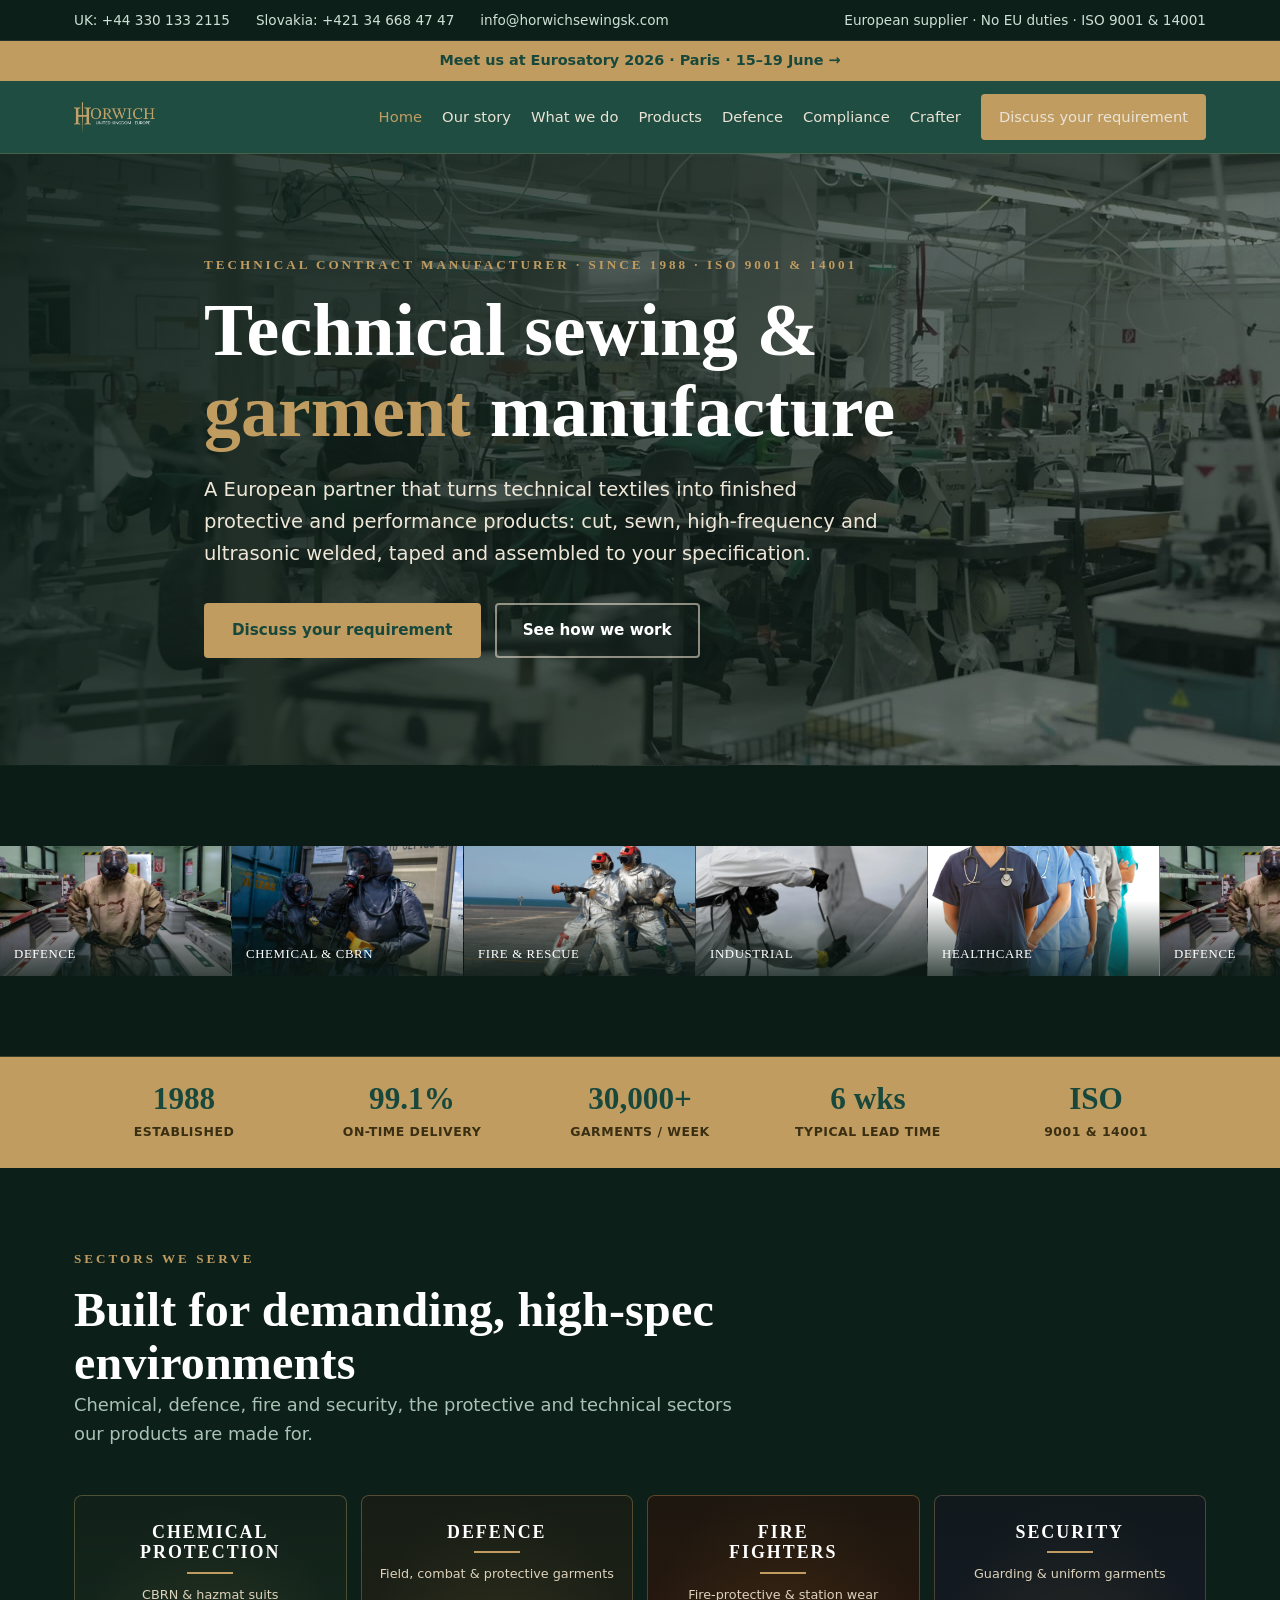
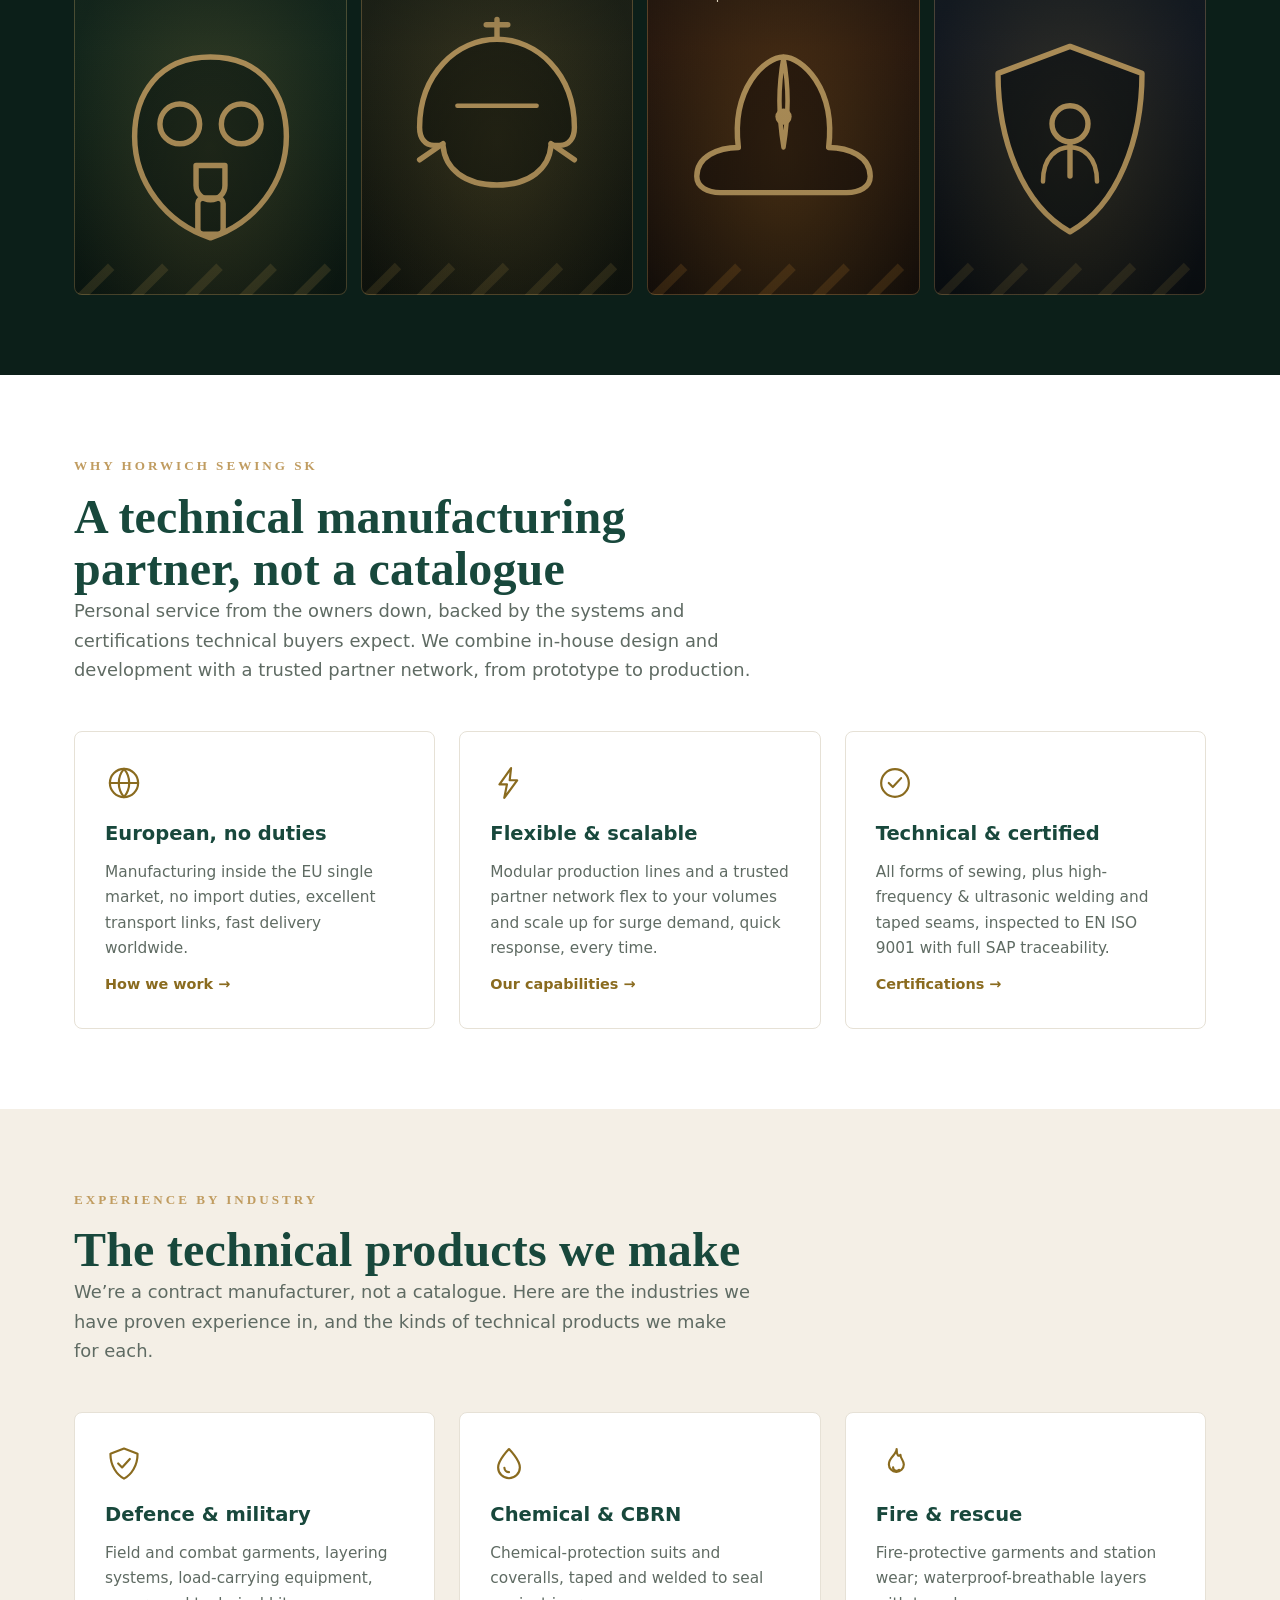
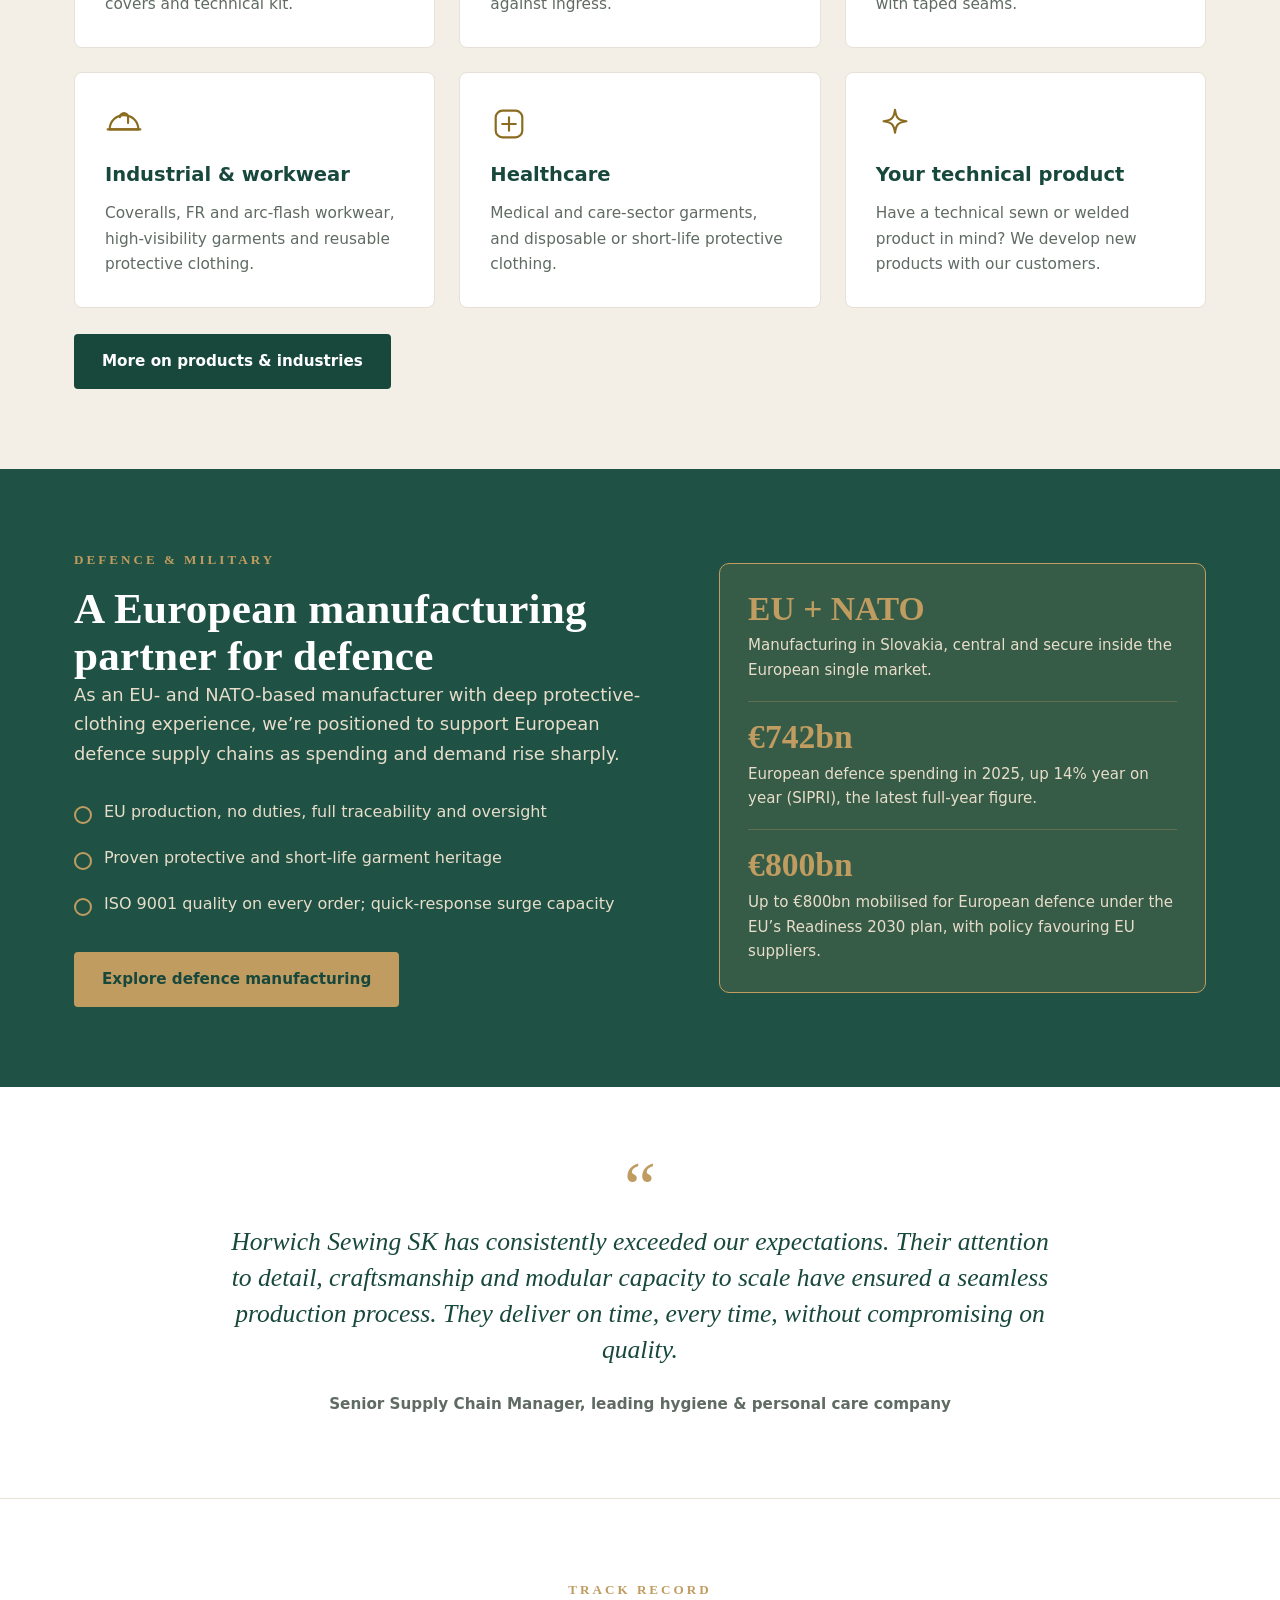
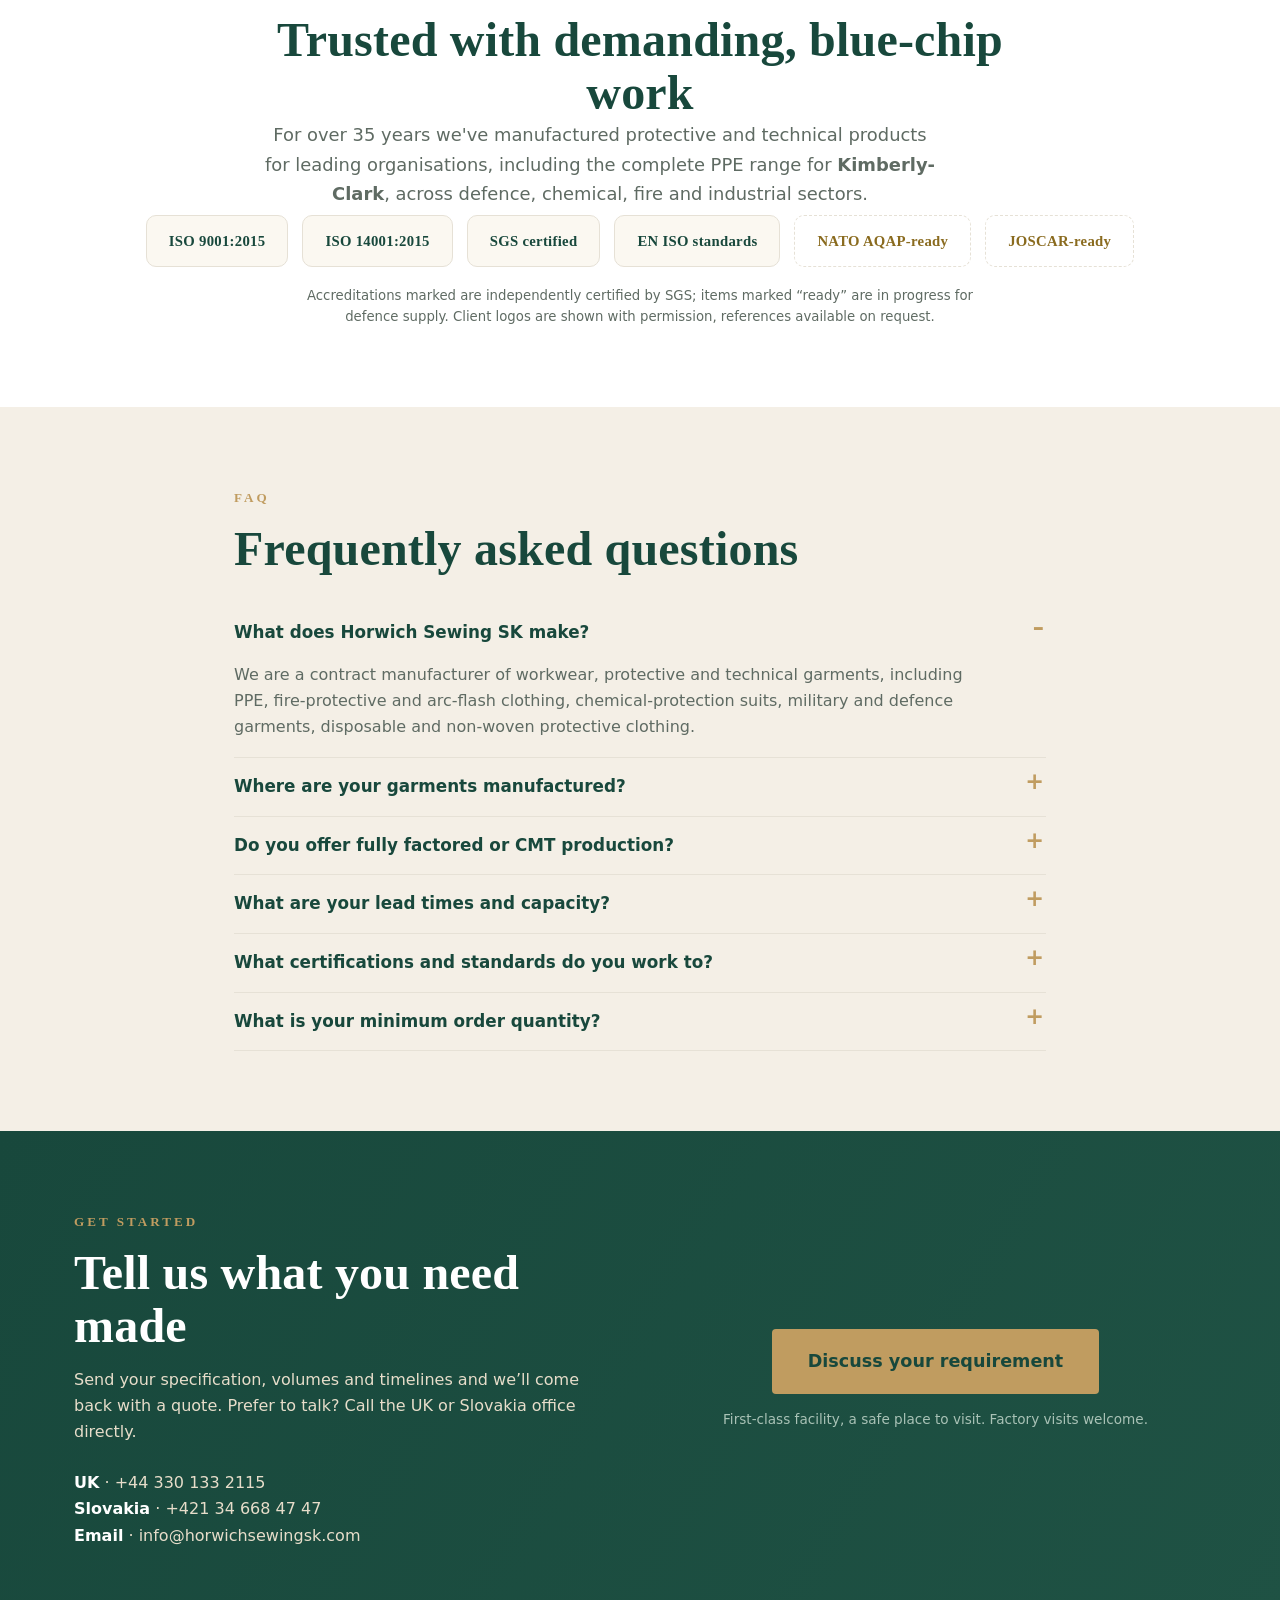
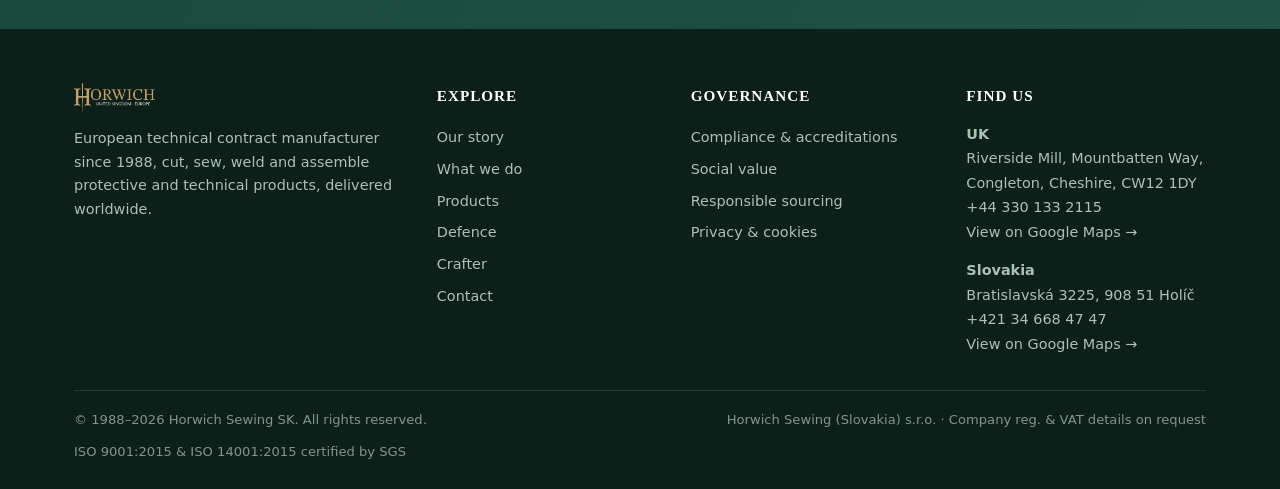
<file: index.html>
<!DOCTYPE html>
<html lang="en-GB">
<head>
<meta charset="UTF-8">
<meta name="viewport" content="width=device-width, initial-scale=1.0">
<meta http-equiv="Content-Security-Policy" content="default-src 'self'; script-src 'self' 'unsafe-inline'; style-src 'self' 'unsafe-inline' https://fonts.googleapis.com; font-src 'self' https://fonts.gstatic.com; img-src 'self' data:; media-src 'self'; object-src 'none'; base-uri 'self'; form-action 'self'; upgrade-insecure-requests">
<meta name="referrer" content="strict-origin-when-cross-origin">
<title>Horwich Sewing SK · Technical Sewing &amp; Contract Manufacturer</title>
<meta name="description" content="European technical contract manufacturer since 1988. Protective and technical garments and sewn products: cut, sewn, high-frequency and ultrasonic welded, taped and assembled to specification. ISO 9001 and 14001 certified.">
<link rel="icon" href="assets/favicon.jpg">
<link rel="preconnect" href="https://fonts.googleapis.com">
<link rel="preconnect" href="https://fonts.gstatic.com" crossorigin>
<link rel="stylesheet" href="styles.css">
<link rel="canonical" href="https://www.horwichsewingsk.com/">
<meta name="robots" content="index, follow, max-image-preview:large, max-snippet:-1">
<script>(function(){if(!/(^|\.)horwichsewingsk\.com$/i.test(location.hostname)){var m=document.querySelector('meta[name="robots"]');if(m)m.content='noindex, nofollow';}})();</script>
<meta property="og:type" content="website">
<meta property="og:site_name" content="Horwich Sewing SK">
<meta property="og:title" content="Horwich Sewing SK · Technical Sewing &amp; Contract Manufacturer">
<meta property="og:description" content="European technical contract manufacturer since 1988. Protective and technical garments and sewn products: cut, sewn, high-frequency and ultrasonic welded, taped and assembled to specification. ISO 9001 and 14001 certified.">
<meta property="og:url" content="https://www.horwichsewingsk.com/">
<meta property="og:image" content="https://www.horwichsewingsk.com/assets/og-image.png">
<meta property="og:image:width" content="1200">
<meta property="og:image:height" content="630">
<meta property="og:image:alt" content="Horwich Sewing SK, European technical contract manufacturer">
<meta property="og:locale" content="en_GB">
<meta name="twitter:card" content="summary_large_image">
<meta name="twitter:title" content="Horwich Sewing SK · Technical Sewing &amp; Contract Manufacturer">
<meta name="twitter:description" content="European technical contract manufacturer since 1988. Protective and technical garments and sewn products: cut, sewn, high-frequency and ultrasonic welded, taped and assembled to specification. ISO 9001 and 14001 certified.">
<meta name="twitter:image" content="https://www.horwichsewingsk.com/assets/og-image.png">
<meta name="twitter:image:alt" content="Horwich Sewing SK, European technical contract manufacturer">
<script type="application/ld+json">{"@context":"https://schema.org","@graph":[{"@type":"Organization","@id":"https://www.horwichsewingsk.com/#organization","name":"Horwich Sewing SK","legalName":"Horwich Sewing (Slovakia) s.r.o.","url":"https://www.horwichsewingsk.com/","logo":"https://www.horwichsewingsk.com/assets/horwich-logo.png","image":"https://www.horwichsewingsk.com/assets/og-image.png","description":"European technical contract manufacturer since 1988. Protective and technical garments and sewn products: cut, sewn, high-frequency and ultrasonic welded, taped and assembled to specification. ISO 9001 and 14001 certified, delivered worldwide.","foundingDate":"1988","slogan":"First-class service, every time.","email":"info@horwichsewingsk.com","areaServed":"Worldwide","sameAs":["https://craftercollection.com"],"knowsAbout":["Technical contract manufacturing","Protective clothing","PPE","Fire-protective garments","Chemical protective clothing","High-frequency and ultrasonic welding","Taped seams","Workwear","Cut make and trim","Technical textiles"],"hasCertification":[{"@type":"Certification","name":"ISO 9001:2015","certificationIdentification":"SK17/2706","issuedBy":{"@type":"Organization","name":"SGS"}},{"@type":"Certification","name":"ISO 14001:2015","certificationIdentification":"SK23/00000132","issuedBy":{"@type":"Organization","name":"SGS"}}],"address":[{"@type":"PostalAddress","streetAddress":"Riverside Mill, Mountbatten Way","addressLocality":"Congleton","addressRegion":"Cheshire","postalCode":"CW12 1DY","addressCountry":"GB"},{"@type":"PostalAddress","streetAddress":"Bratislavská 3225","addressLocality":"Holíč","postalCode":"908 51","addressCountry":"SK"}],"contactPoint":[{"@type":"ContactPoint","telephone":"+44 330 133 2115","contactType":"sales","areaServed":"GB","email":"info@horwichsewingsk.com"},{"@type":"ContactPoint","telephone":"+421 34 668 47 47","contactType":"sales","areaServed":"SK"}]},{"@type":"WebSite","@id":"https://www.horwichsewingsk.com/#website","name":"Horwich Sewing SK","url":"https://www.horwichsewingsk.com/","publisher":{"@id":"https://www.horwichsewingsk.com/#organization"},"inLanguage":"en-GB"},{"@type":"WebPage","@id":"https://www.horwichsewingsk.com/#webpage","url":"https://www.horwichsewingsk.com/","name":"Horwich Sewing SK · Technical Sewing & Contract Manufacturer","description":"European technical contract manufacturer since 1988. Protective and technical garments and sewn products: cut, sewn, high-frequency and ultrasonic welded, taped and assembled to specification. ISO 9001 and 14001 certified.","isPartOf":{"@id":"https://www.horwichsewingsk.com/#website"},"about":{"@id":"https://www.horwichsewingsk.com/#organization"},"inLanguage":"en-GB","primaryImageOfPage":"https://www.horwichsewingsk.com/assets/og-image.png"}]}</script>
</head>
<body>

<div class="topbar"><div class="wrap">
  <a href="tel:+443301332115">UK: +44 330 133 2115</a>
  <a href="tel:+421346684747">Slovakia: +421 34 668 47 47</a>
  <a href="mailto:info@horwichsewingsk.com">info@horwichsewingsk.com</a>
  <span class="sep"></span><span>European supplier · No EU duties · ISO 9001 &amp; 14001</span>
</div></div>

<div style="background:var(--gold);text-align:center;padding:8px 16px;font-size:.9rem;font-weight:600"><a href="eurosatory.html" style="color:var(--green)">Meet us at Eurosatory 2026 · Paris · 15–19 June →</a></div>
<header><div class="wrap">
  <a href="index.html" class="logo"><img src="assets/horwich-logo.png" alt="Horwich Sewing SK"></a>
  <nav class="main">
    <a href="index.html" class="active">Home</a>
    <a href="about.html">Our story</a>
    <a href="what-we-do.html">What we do</a>
    <a href="products.html">Products</a>
    <a href="defence.html">Defence</a>
    <a href="compliance.html">Compliance</a>
    <a href="crafter.html">Crafter</a>
    <a href="contact.html" class="btn btn-gold" style="padding:9px 16px">Discuss your requirement</a>
  </nav>
  <button class="nav-toggle">&#9776;</button>
</div></header>

<section class="hero">
  <video class="hero-bg" autoplay muted loop playsinline preload="metadata" poster="assets/video/factory-loop-poster.jpg" aria-hidden="true">
    <source src="assets/video/factory-loop.mp4" type="video/mp4">
  </video>
  <div class="wrap">
    <div class="eyebrow">Technical contract manufacturer · since 1988 · ISO 9001 &amp; 14001</div>
    <h1>Technical sewing &amp;<br><span class="accent">garment</span> manufacture</h1>
    <p>A European partner that turns technical textiles into finished protective and performance products: cut, sewn, high-frequency and ultrasonic welded, taped and assembled to your specification.</p>
    <div class="cta-row">
      <a href="contact.html" class="btn btn-gold">Discuss your requirement</a>
      <a href="what-we-do.html" class="btn btn-ghost">See how we work</a>
    </div>
  </div>
</section>

<!-- sector photo ribbon -->
<section class="ribbon" aria-label="Sectors we make for">
  <div class="rib-track"><a class="rib-item" href="products.html" style="background-image:url('assets/sectors/photos/defence-mopp.jpg')"><span>Defence</span></a><a class="rib-item" href="products.html" style="background-image:url('assets/sectors/photos/chem-cbrn.jpg')"><span>Chemical &amp; CBRN</span></a><a class="rib-item" href="products.html" style="background-image:url('assets/sectors/photos/fire.jpg')"><span>Fire &amp; rescue</span></a><a class="rib-item" href="products.html" style="background-image:url('assets/sectors/photos/industrial.jpg')"><span>Industrial</span></a><a class="rib-item" href="products.html" style="background-image:url('assets/sectors/photos/healthcare.jpg')"><span>Healthcare</span></a><a class="rib-item" href="products.html" style="background-image:url('assets/sectors/photos/defence-mopp.jpg')"><span>Defence</span></a><a class="rib-item" href="products.html" style="background-image:url('assets/sectors/photos/chem-cbrn.jpg')"><span>Chemical &amp; CBRN</span></a><a class="rib-item" href="products.html" style="background-image:url('assets/sectors/photos/fire.jpg')"><span>Fire &amp; rescue</span></a><a class="rib-item" href="products.html" style="background-image:url('assets/sectors/photos/industrial.jpg')"><span>Industrial</span></a><a class="rib-item" href="products.html" style="background-image:url('assets/sectors/photos/healthcare.jpg')"><span>Healthcare</span></a></div>
</section>

<div class="stats"><div class="wrap">
  <div class="stat"><div class="num">1988</div><div class="lbl">Established</div></div>
  <div class="stat"><div class="num">99.1%</div><div class="lbl">On-time delivery</div></div>
  <div class="stat"><div class="num">30,000+</div><div class="lbl">Garments / week</div></div>
  <div class="stat"><div class="num">6 wks</div><div class="lbl">Typical lead time</div></div>
  <div class="stat"><div class="num">ISO</div><div class="lbl">9001 &amp; 14001</div></div>
</div></div>

<!-- sector banners (as on the factory) -->
<section class="sectors">
  <div class="wrap">
    <div class="head" style="max-width:760px">
      <div class="eyebrow">Sectors we serve</div>
      <h2>Built for demanding, high-spec environments</h2>
      <p class="lead">Chemical, defence, fire and security, the protective and technical sectors our products are made for.</p>
    </div>
    <div class="sectorgrid">
      <div class="sector" style="background-image:url('assets/sectors/chemical.svg')">
        <h3>Chemical<br>Protection</h3><div class="srule"></div>
        <small>CBRN &amp; hazmat suits</small>
      </div>
      <div class="sector" style="background-image:url('assets/sectors/defence.svg')">
        <h3>Defence</h3><div class="srule"></div>
        <small>Field, combat &amp; protective garments</small>
      </div>
      <div class="sector" style="background-image:url('assets/sectors/firefighters.svg')">
        <h3>Fire<br>Fighters</h3><div class="srule"></div>
        <small>Fire-protective &amp; station wear</small>
      </div>
      <div class="sector" style="background-image:url('assets/sectors/security.svg')">
        <h3>Security</h3><div class="srule"></div>
        <small>Guarding &amp; uniform garments</small>
      </div>
    </div>
  </div>
</section>

<!-- intro / why snapshot -->
<section>
  <div class="wrap">
    <div class="head">
      <div class="eyebrow">Why Horwich Sewing SK</div>
      <h2>A technical manufacturing partner, not a catalogue</h2>
      <p class="lead">Personal service from the owners down, backed by the systems and certifications technical buyers expect. We combine in-house design and development with a trusted partner network, from prototype to production.</p>
    </div>
    <div class="grid g3">
      <div class="card"><div class="ico"><svg viewBox="0 0 28 28" fill="none" stroke="currentColor" stroke-width="1.6" stroke-linecap="round" stroke-linejoin="round" aria-hidden="true"><circle cx="14" cy="14" r="10.4"/><path d="M3.6 14 H24.4"/><path d="M14 3.6 a16 16 0 0 1 0 20.8 a16 16 0 0 1 0 -20.8"/></svg></div><h3>European, no duties</h3><p>Manufacturing inside the EU single market, no import duties, excellent transport links, fast delivery worldwide.</p><a class="more" href="what-we-do.html">How we work →</a></div>
      <div class="card"><div class="ico"><svg viewBox="0 0 28 28" fill="none" stroke="currentColor" stroke-width="1.6" stroke-linecap="round" stroke-linejoin="round" aria-hidden="true"><path d="M15.5 3 L7 15 h5.5 l-2 10 l9.5-13 H14.5 Z"/></svg></div><h3>Flexible &amp; scalable</h3><p>Modular production lines and a trusted partner network flex to your volumes and scale up for surge demand, quick response, every time.</p><a class="more" href="what-we-do.html">Our capabilities →</a></div>
      <div class="card"><div class="ico"><svg viewBox="0 0 28 28" fill="none" stroke="currentColor" stroke-width="1.6" stroke-linecap="round" stroke-linejoin="round" aria-hidden="true"><circle cx="14" cy="14" r="10.2"/><path d="M9.4 14 l3 3 l6.1-6.6"/></svg></div><h3>Technical &amp; certified</h3><p>All forms of sewing, plus high-frequency &amp; ultrasonic welding and taped seams, inspected to EN ISO 9001 with full SAP traceability.</p><a class="more" href="certifications.html">Certifications →</a></div>
    </div>
  </div>
</section>

<!-- products preview -->
<section class="soft">
  <div class="wrap">
    <div class="head"><div class="eyebrow">Experience by industry</div><h2>The technical products we make</h2>
      <p class="lead">We’re a contract manufacturer, not a catalogue. Here are the industries we have proven experience in, and the kinds of technical products we make for each.</p></div>
    <div class="grid g3">
      <div class="card"><div class="ico"><svg viewBox="0 0 28 28" fill="none" stroke="currentColor" stroke-width="1.6" stroke-linecap="round" stroke-linejoin="round" aria-hidden="true"><path d="M14 2.6 L24 6.4 C24 15.4 19.4 21.8 14 24.8 C8.6 21.8 4 15.4 4 6.4 Z"/><path d="M9.7 13.6 l2.9 2.9 l5.7-6.2"/></svg></div><h3>Defence &amp; military</h3><p>Field and combat garments, layering systems, load-carrying equipment, covers and technical kit.</p></div>
      <div class="card"><div class="ico"><svg viewBox="0 0 28 28" fill="none" stroke="currentColor" stroke-width="1.6" stroke-linecap="round" stroke-linejoin="round" aria-hidden="true"><path d="M14 3 C14 3 6 11 6 16.5 A8 8 0 0 0 22 16.5 C22 11 14 3 14 3 Z"/><path d="M10.6 16.8 a3.4 3.4 0 0 0 3.4 3.2"/></svg></div><h3>Chemical &amp; CBRN</h3><p>Chemical-protection suits and coveralls, taped and welded to seal against ingress.</p></div>
      <div class="card"><div class="ico"><svg viewBox="0 0 28 28" fill="none" stroke="currentColor" stroke-width="1.6" stroke-linecap="round" stroke-linejoin="round" aria-hidden="true"><path d="M15.2 3 C15.2 7.2 9.5 8.8 9.5 14.2 A5.5 5.5 0 0 0 20.5 14.4 C20.5 11.2 18 10.2 18 7.2 C16.8 8.8 15.2 8 15.2 3 Z"/><path d="M12.6 16.4 a2.6 2.6 0 0 0 4.4 1.9"/></svg></div><h3>Fire &amp; rescue</h3><p>Fire-protective garments and station wear; waterproof-breathable layers with taped seams.</p></div>
      <div class="card"><div class="ico"><svg viewBox="0 0 28 28" fill="none" stroke="currentColor" stroke-width="1.6" stroke-linecap="round" stroke-linejoin="round" aria-hidden="true"><path d="M3.4 18 a10.6 10.6 0 0 1 21.2 0 Z"/><path d="M2 18 h24"/><path d="M11 9 a3 3 0 0 1 6 0 V13.2"/></svg></div><h3>Industrial &amp; workwear</h3><p>Coveralls, FR and arc-flash workwear, high-visibility garments and reusable protective clothing.</p></div>
      <div class="card"><div class="ico"><svg viewBox="0 0 28 28" fill="none" stroke="currentColor" stroke-width="1.6" stroke-linecap="round" stroke-linejoin="round" aria-hidden="true"><rect x="4.2" y="4.2" width="19.6" height="19.6" rx="5"/><path d="M14 9 V19 M9 14 H19"/></svg></div><h3>Healthcare</h3><p>Medical and care-sector garments, and disposable or short-life protective clothing.</p></div>
      <div class="card"><div class="ico"><svg viewBox="0 0 28 28" fill="none" stroke="currentColor" stroke-width="1.6" stroke-linecap="round" stroke-linejoin="round" aria-hidden="true"><path d="M14 3.6 C14.8 9.6 16.4 11.2 22.4 12 C16.4 12.8 14.8 14.4 14 20.4 C13.2 14.4 11.6 12.8 5.6 12 C11.6 11.2 13.2 9.6 14 3.6 Z"/></svg></div><h3>Your technical product</h3><p>Have a technical sewn or welded product in mind? We develop new products with our customers.</p></div>
    </div>
    <div style="margin-top:26px"><a href="products.html" class="btn btn-dark">More on products &amp; industries</a></div>
  </div>
</section>

<!-- defence teaser -->
<section class="defence">
  <div class="wrap">
    <div>
      <div class="eyebrow">Defence &amp; military</div>
      <h2>A European manufacturing partner for defence</h2>
      <p class="lead" style="color:#e7ddca">As an EU- and NATO-based manufacturer with deep protective-clothing experience, we’re positioned to support European defence supply chains as spending and demand rise sharply.</p>
      <ul>
        <li>EU production, no duties, full traceability and oversight</li>
        <li>Proven protective and short-life garment heritage</li>
        <li>ISO 9001 quality on every order; quick-response surge capacity</li>
      </ul>
      <a href="defence.html" class="btn btn-gold" style="margin-top:24px">Explore defence manufacturing</a>
    </div>
    <div class="badge-eu">
      <div class="big">EU + NATO</div>
      <p>Manufacturing in Slovakia, central and secure inside the European single market.</p>
      <hr style="border:0;border-top:1px solid rgba(192,156,96,.3);margin:18px 0">
      <div class="big">€742bn</div>
      <p>European defence spending in 2025, up 14% year on year (SIPRI), the latest full-year figure.</p>
      <hr style="border:0;border-top:1px solid rgba(192,156,96,.3);margin:18px 0">
      <div class="big">€800bn</div>
      <p>Up to €800bn mobilised for European defence under the EU’s Readiness 2030 plan, with policy favouring EU suppliers.</p>
    </div>
  </div>
</section>

<!-- testimonial -->
<section>
  <div class="wrap"><div class="quote">
    <div class="mark">&ldquo;</div>
    <blockquote>Horwich Sewing SK has consistently exceeded our expectations. Their attention to detail, craftsmanship and modular capacity to scale have ensured a seamless production process. They deliver on time, every time, without compromising on quality.</blockquote>
    <cite>Senior Supply Chain Manager, leading hygiene &amp; personal care company</cite>
  </div></div>
</section>

<!-- trusted by / track record -->
<section class="trusted">
  <div class="wrap">
    <div class="head" style="max-width:760px;margin:0 auto;text-align:center">
      <div class="eyebrow">Track record</div>
      <h2>Trusted with demanding, blue-chip work</h2>
      <p class="lead">For over 35 years we've manufactured protective and technical products for leading organisations, including the complete PPE range for <strong>Kimberly-Clark</strong>, across defence, chemical, fire and industrial sectors.</p>
    </div>
    <div class="logowall">
      <span class="logo-tile">ISO 9001:2015</span>
      <span class="logo-tile">ISO 14001:2015</span>
      <span class="logo-tile">SGS certified</span>
      <span class="logo-tile">EN ISO standards</span>
      <span class="logo-tile road">NATO AQAP-ready</span>
      <span class="logo-tile road">JOSCAR-ready</span>
    </div>
    <p class="trust-note">Accreditations marked are independently certified by SGS; items marked “ready” are in progress for defence supply. Client logos are shown with permission, references available on request.</p>
  </div>
</section>

<!-- FAQ -->
<section class="soft" id="faq">
  <div class="wrap" style="max-width:860px">
    <div class="head" style="margin-bottom:28px"><div class="eyebrow">FAQ</div><h2>Frequently asked questions</h2></div>
    <details class="faq" open><summary>What does Horwich Sewing SK make?</summary><p>We are a contract manufacturer of workwear, protective and technical garments, including PPE, fire-protective and arc-flash clothing, chemical-protection suits, military and defence garments, disposable and non-woven protective clothing.</p></details>
    <details class="faq"><summary>Where are your garments manufactured?</summary><p>At our factory in Holíč, Slovakia, inside the EU and NATO, with satellite capacity and a network of trusted outsourcers. Our UK office is in Congleton, Cheshire, and we deliver worldwide with no EU import duties.</p></details>
    <details class="faq"><summary>Do you offer fully factored or CMT production?</summary><p>Both. With fully factored production we source the materials and make the complete garment; with CMT (cut, make and trim) you supply the materials and we cut, make and trim to your specification.</p></details>
    <details class="faq"><summary>What are your lead times and capacity?</summary><p>Typical lead times are around six weeks. We run anything from one-off prototypes and samples to large production runs, with modular manufacturing and a trusted partner network giving us surge capacity for framework and call-off contracts.</p></details>
    <details class="faq"><summary>What certifications and standards do you work to?</summary><p>We are ISO 9001:2015 and ISO 14001:2015 certified by SGS, manufacture to EN ISO and customer or Def Stan specifications, and provide full SAP batch traceability. For defence supply we are progressing Cyber Essentials, JOSCAR, AQAP 2110 and an NCAGE code.</p></details>
    <details class="faq"><summary>What is your minimum order quantity?</summary><p>We're flexible and scale to your programme, tell us your product, volumes and timelines and we'll come back with a quote. Our modular lines and trusted partner network run development samples through to high-volume production.</p></details>
  </div>
</section>
<script type="application/ld+json">{"@context":"https://schema.org","@type":"FAQPage","mainEntity":[{"@type":"Question","name":"What does Horwich Sewing SK make?","acceptedAnswer":{"@type":"Answer","text":"We are a contract manufacturer of workwear, protective and technical garments, including PPE, fire-protective and arc-flash clothing, chemical-protection suits, military and defence garments, disposable and non-woven protective clothing."}},{"@type":"Question","name":"Where are your garments manufactured?","acceptedAnswer":{"@type":"Answer","text":"At our factory in Holic, Slovakia, inside the EU and NATO, with satellite capacity and a network of trusted outsourcers. Our UK office is in Congleton, Cheshire, and we deliver worldwide with no EU import duties."}},{"@type":"Question","name":"Do you offer fully factored or CMT production?","acceptedAnswer":{"@type":"Answer","text":"Both. With fully factored production we source the materials and make the complete garment; with CMT (cut, make and trim) you supply the materials and we cut, make and trim to your specification."}},{"@type":"Question","name":"What are your lead times and capacity?","acceptedAnswer":{"@type":"Answer","text":"Typical lead times are around six weeks. We run anything from one-off prototypes and samples to large production runs, with modular manufacturing and a trusted partner network giving us surge capacity for framework and call-off contracts."}},{"@type":"Question","name":"What certifications and standards do you work to?","acceptedAnswer":{"@type":"Answer","text":"We are ISO 9001:2015 and ISO 14001:2015 certified by SGS, manufacture to EN ISO and customer or Def Stan specifications, and provide full SAP batch traceability. For defence supply we are progressing Cyber Essentials, JOSCAR, AQAP 2110 and an NCAGE code."}},{"@type":"Question","name":"What is your minimum order quantity?","acceptedAnswer":{"@type":"Answer","text":"We're flexible and scale to your programme, tell us your product, volumes and timelines and we'll come back with a quote. Our modular lines and trusted partner network run development samples through to high-volume production."}}]}</script>

<!-- CTA -->
<section class="cta">
  <div class="wrap">
    <div>
      <div class="eyebrow">Get started</div>
      <h2>Tell us what you need made</h2>
      <p>Send your specification, volumes and timelines and we’ll come back with a quote. Prefer to talk? Call the UK or Slovakia office directly.</p>
      <p style="margin-top:24px"><strong style="color:#fff">UK</strong> · +44 330 133 2115<br><strong style="color:#fff">Slovakia</strong> · +421 34 668 47 47<br><strong style="color:#fff">Email</strong> · info@horwichsewingsk.com</p>
    </div>
    <div style="text-align:center;align-self:center">
      <a href="contact.html" class="btn btn-gold" style="font-size:1.1rem;padding:16px 34px">Discuss your requirement</a>
      <p style="color:#a9c2b6;font-size:.85rem;margin-top:14px">First-class facility, a safe place to visit. Factory visits welcome.</p>
    </div>
  </div>
</section>

<footer>
  <div class="wrap">
    <div class="cols">
      <div><div class="footlogo"><img src="assets/horwich-logo.png" alt="Horwich Sewing SK"></div>
        <p style="max-width:340px">European technical contract manufacturer since 1988, cut, sew, weld and assemble protective and technical products, delivered worldwide.</p></div>
      <div><h4>Explore</h4><nav>
        <a href="about.html">Our story</a><a href="what-we-do.html">What we do</a>
        <a href="products.html">Products</a><a href="defence.html">Defence</a>
        <a href="crafter.html">Crafter</a><a href="contact.html">Contact</a></nav></div>
      <div><h4>Governance</h4><nav>
        <a href="compliance.html">Compliance &amp; accreditations</a><a href="social-value.html">Social value</a>
        <a href="responsible-sourcing.html">Responsible sourcing</a><a href="privacy.html">Privacy &amp; cookies</a></nav></div>
      <div><h4>Find us</h4>
        <address><strong>UK</strong><br>Riverside Mill, Mountbatten Way,<br>Congleton, Cheshire, CW12 1DY<br><a href="tel:+443301332115">+44 330 133 2115</a><br><a href="https://www.google.com/maps/search/?api=1&amp;query=Riverside+Mill%2C+Mountbatten+Way%2C+Congleton%2C+Cheshire+CW12+1DY" target="_blank" rel="noopener noreferrer">View on Google Maps →</a></address>
        <address style="margin-top:14px"><strong>Slovakia</strong><br>Bratislavská 3225, 908 51 Holíč<br><a href="tel:+421346684747">+421 34 668 47 47</a><br><a href="https://www.google.com/maps/search/?api=1&amp;query=Bratislavsk%C3%A1+3225%2C+908+51+Hol%C3%AD%C4%8D%2C+Slovakia" target="_blank" rel="noopener noreferrer">View on Google Maps →</a></address></div>
    </div>
    <div class="foot-bot"><span>© 1988–2026 Horwich Sewing SK. All rights reserved.</span><span>Horwich Sewing (Slovakia) s.r.o. · Company reg. &amp; VAT details on request</span><span>ISO 9001:2015 &amp; ISO 14001:2015 certified by SGS</span></div>
  </div>
</footer>
<script>document.querySelector('.nav-toggle').addEventListener('click',function(){var n=document.querySelector('nav.main');n.style.display=(n.style.display==='flex')?'none':'flex';n.style.flexDirection='column';n.style.position='absolute';n.style.top='62px';n.style.right='24px';n.style.background='#18483C';n.style.padding='16px 22px';n.style.borderRadius='8px';n.style.gap='14px';});</script>
</body>
</html>
</file>
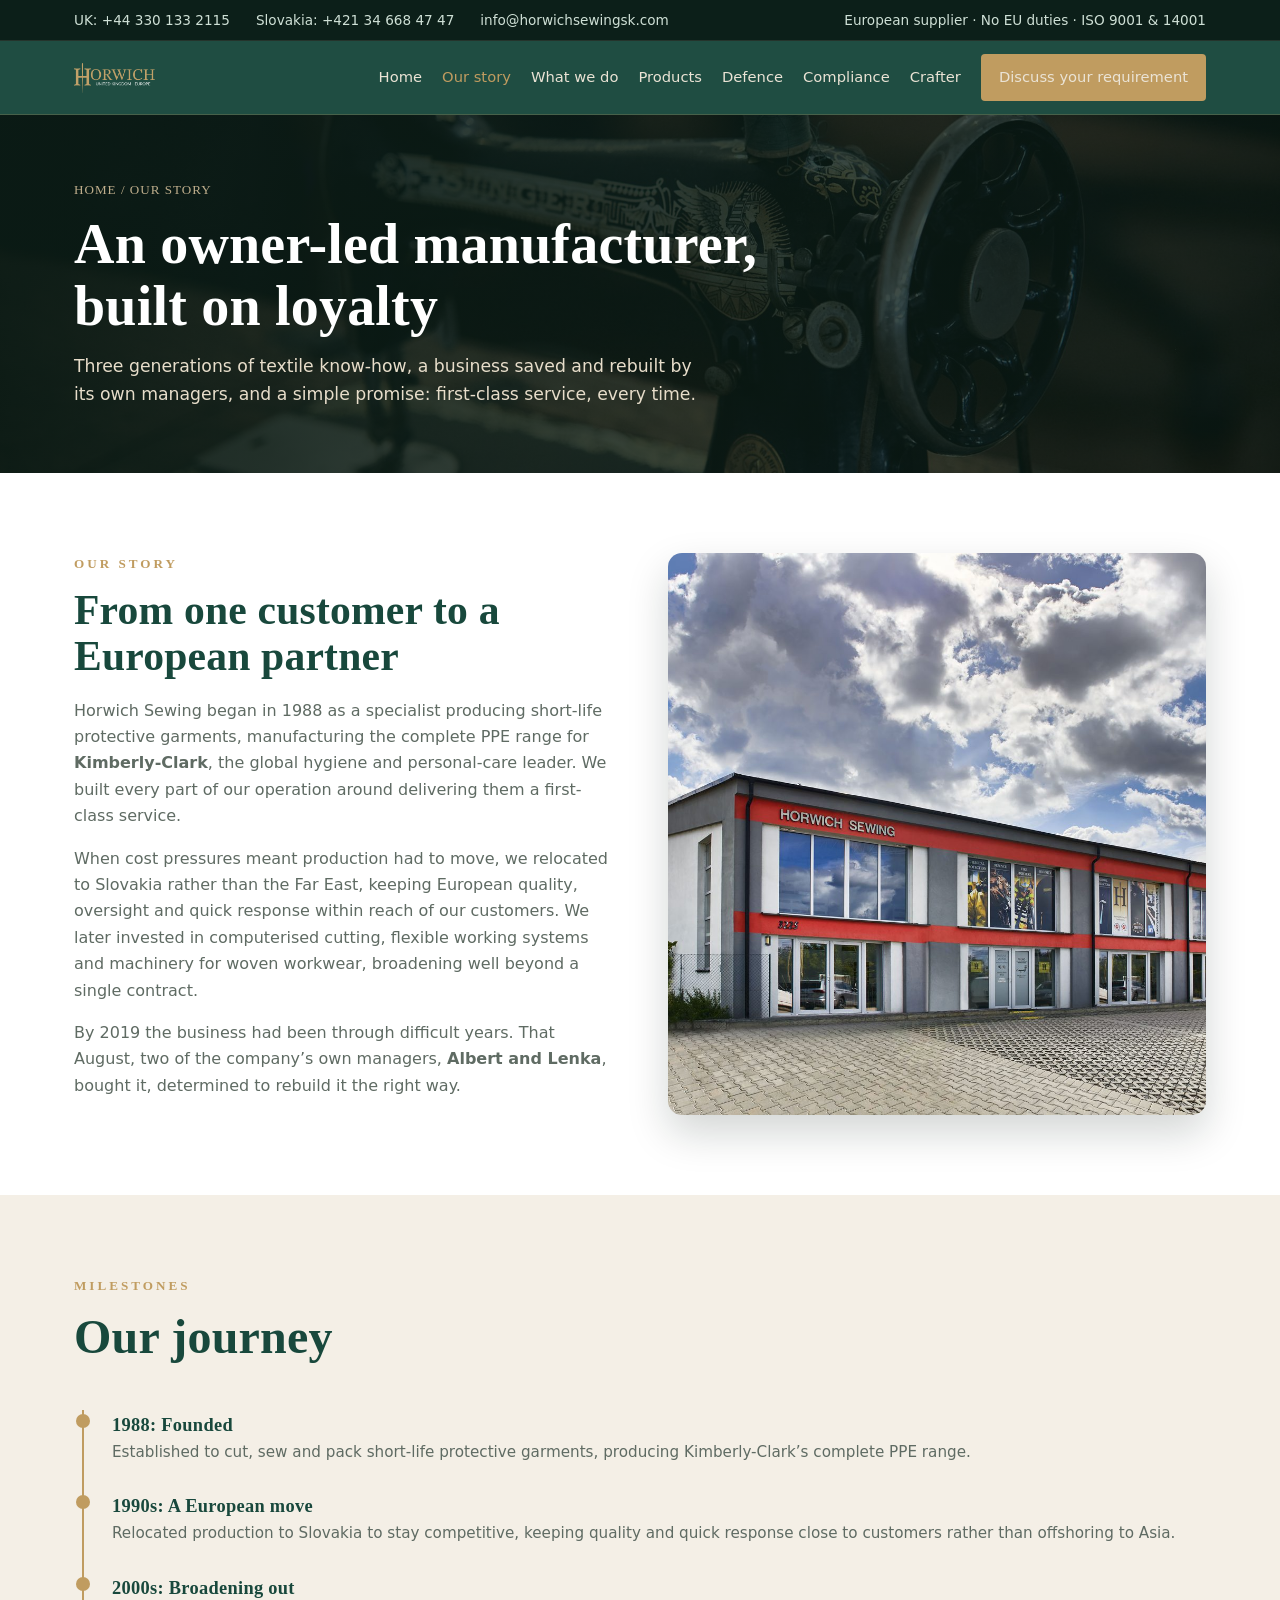
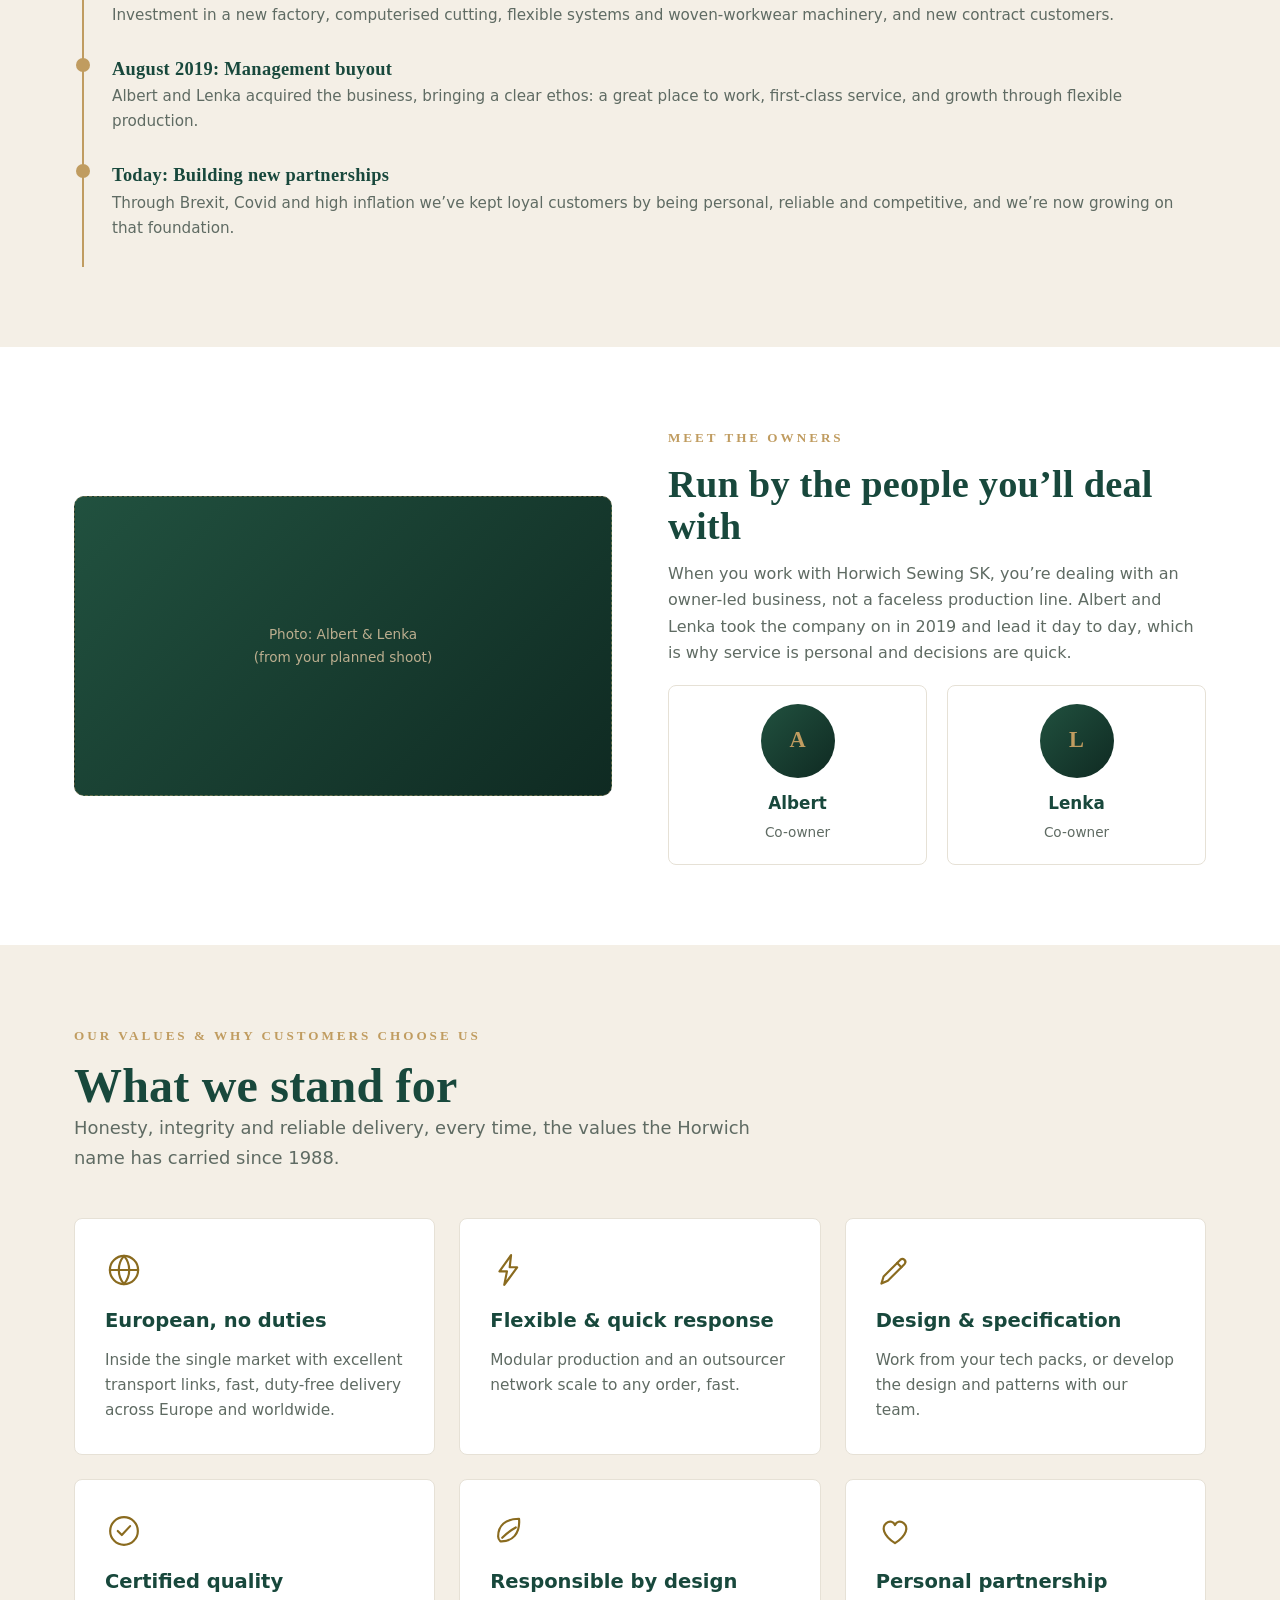
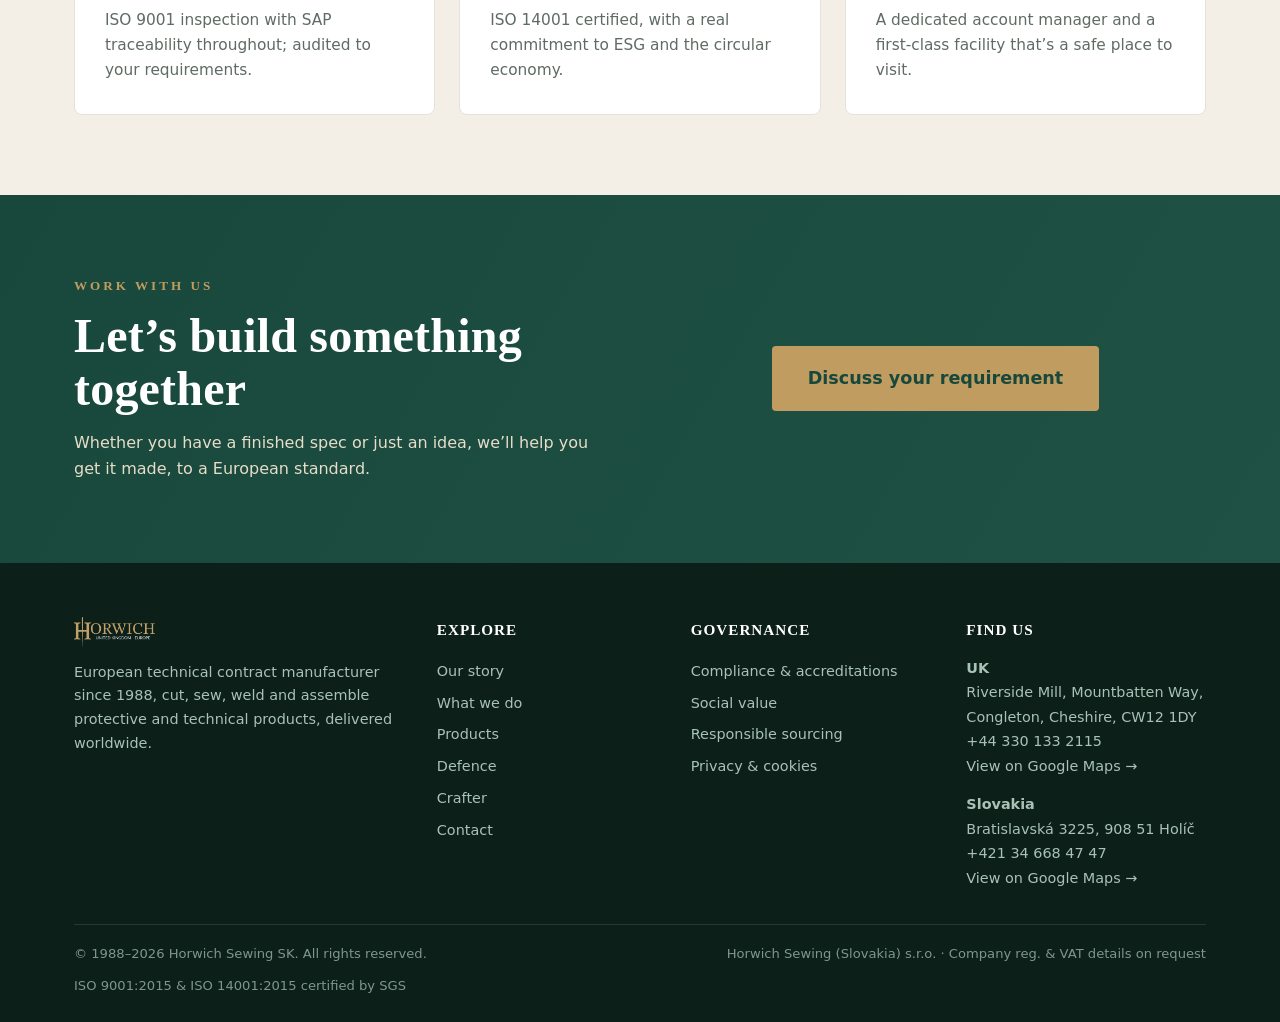
<file: about.html>
<!DOCTYPE html>
<html lang="en-GB">
<head>
<meta charset="UTF-8">
<meta name="viewport" content="width=device-width, initial-scale=1.0">
<meta http-equiv="Content-Security-Policy" content="default-src 'self'; script-src 'self' 'unsafe-inline'; style-src 'self' 'unsafe-inline' https://fonts.googleapis.com; font-src 'self' https://fonts.gstatic.com; img-src 'self' data:; media-src 'self'; object-src 'none'; base-uri 'self'; form-action 'self'; upgrade-insecure-requests">
<meta name="referrer" content="strict-origin-when-cross-origin">
<title>Our Story · Horwich Sewing SK</title>
<meta name="description" content="An owner-led European technical manufacturer since 1988. From Kimberly-Clark’s PPE producer to a 2019 management buyout, the Horwich Sewing SK story.">
<link rel="icon" href="assets/favicon.jpg">
<link rel="preconnect" href="https://fonts.googleapis.com">
<link rel="preconnect" href="https://fonts.gstatic.com" crossorigin>
<link rel="stylesheet" href="styles.css">
<link rel="canonical" href="https://www.horwichsewingsk.com/about.html">
<meta name="robots" content="index, follow, max-image-preview:large, max-snippet:-1">
<script>(function(){if(!/(^|\.)horwichsewingsk\.com$/i.test(location.hostname)){var m=document.querySelector('meta[name="robots"]');if(m)m.content='noindex, nofollow';}})();</script>
<meta property="og:type" content="website">
<meta property="og:site_name" content="Horwich Sewing SK">
<meta property="og:title" content="Our Story · Horwich Sewing SK">
<meta property="og:description" content="An owner-led European technical manufacturer since 1988. From Kimberly-Clark’s PPE producer to a 2019 management buyout, the Horwich Sewing SK story.">
<meta property="og:url" content="https://www.horwichsewingsk.com/about.html">
<meta property="og:image" content="https://www.horwichsewingsk.com/assets/og-image.png">
<meta property="og:image:width" content="1200">
<meta property="og:image:height" content="630">
<meta property="og:image:alt" content="Horwich Sewing SK, European technical contract manufacturer">
<meta property="og:locale" content="en_GB">
<meta name="twitter:card" content="summary_large_image">
<meta name="twitter:title" content="Our Story · Horwich Sewing SK">
<meta name="twitter:description" content="An owner-led European technical manufacturer since 1988. From Kimberly-Clark’s PPE producer to a 2019 management buyout, the Horwich Sewing SK story.">
<meta name="twitter:image" content="https://www.horwichsewingsk.com/assets/og-image.png">
<meta name="twitter:image:alt" content="Horwich Sewing SK, European technical contract manufacturer">
<script type="application/ld+json">{"@context":"https://schema.org","@graph":[{"@type":"Organization","@id":"https://www.horwichsewingsk.com/#organization","name":"Horwich Sewing SK","legalName":"Horwich Sewing (Slovakia) s.r.o.","url":"https://www.horwichsewingsk.com/","logo":"https://www.horwichsewingsk.com/assets/horwich-logo.png","image":"https://www.horwichsewingsk.com/assets/og-image.png","description":"European technical contract manufacturer since 1988. Protective and technical garments and sewn products: cut, sewn, high-frequency and ultrasonic welded, taped and assembled to specification. ISO 9001 and 14001 certified, delivered worldwide.","foundingDate":"1988","slogan":"First-class service, every time.","email":"info@horwichsewingsk.com","areaServed":"Worldwide","sameAs":["https://craftercollection.com"],"knowsAbout":["Technical contract manufacturing","Protective clothing","PPE","Fire-protective garments","Chemical protective clothing","High-frequency and ultrasonic welding","Taped seams","Workwear","Cut make and trim","Technical textiles"],"hasCertification":[{"@type":"Certification","name":"ISO 9001:2015","certificationIdentification":"SK17/2706","issuedBy":{"@type":"Organization","name":"SGS"}},{"@type":"Certification","name":"ISO 14001:2015","certificationIdentification":"SK23/00000132","issuedBy":{"@type":"Organization","name":"SGS"}}],"address":[{"@type":"PostalAddress","streetAddress":"Riverside Mill, Mountbatten Way","addressLocality":"Congleton","addressRegion":"Cheshire","postalCode":"CW12 1DY","addressCountry":"GB"},{"@type":"PostalAddress","streetAddress":"Bratislavská 3225","addressLocality":"Holíč","postalCode":"908 51","addressCountry":"SK"}],"contactPoint":[{"@type":"ContactPoint","telephone":"+44 330 133 2115","contactType":"sales","areaServed":"GB","email":"info@horwichsewingsk.com"},{"@type":"ContactPoint","telephone":"+421 34 668 47 47","contactType":"sales","areaServed":"SK"}]},{"@type":"WebSite","@id":"https://www.horwichsewingsk.com/#website","name":"Horwich Sewing SK","url":"https://www.horwichsewingsk.com/","publisher":{"@id":"https://www.horwichsewingsk.com/#organization"},"inLanguage":"en-GB"},{"@type":"AboutPage","@id":"https://www.horwichsewingsk.com/about.html#webpage","url":"https://www.horwichsewingsk.com/about.html","name":"Our Story · Horwich Sewing SK","description":"An owner-led European technical manufacturer since 1988. From Kimberly-Clark’s PPE producer to a 2019 management buyout, the Horwich Sewing SK story.","isPartOf":{"@id":"https://www.horwichsewingsk.com/#website"},"about":{"@id":"https://www.horwichsewingsk.com/#organization"},"inLanguage":"en-GB","primaryImageOfPage":"https://www.horwichsewingsk.com/assets/og-image.png","breadcrumb":{"@id":"https://www.horwichsewingsk.com/about.html#breadcrumb"}},{"@type":"BreadcrumbList","@id":"https://www.horwichsewingsk.com/about.html#breadcrumb","itemListElement":[{"@type":"ListItem","position":1,"name":"Home","item":"https://www.horwichsewingsk.com/"},{"@type":"ListItem","position":2,"name":"Our story","item":"https://www.horwichsewingsk.com/about.html"}]}]}</script>
</head>
<body>

<div class="topbar"><div class="wrap">
  <a href="tel:+443301332115">UK: +44 330 133 2115</a>
  <a href="tel:+421346684747">Slovakia: +421 34 668 47 47</a>
  <a href="mailto:info@horwichsewingsk.com">info@horwichsewingsk.com</a>
  <span class="sep"></span><span>European supplier · No EU duties · ISO 9001 &amp; 14001</span>
</div></div>

<header><div class="wrap">
  <a href="index.html" class="logo"><img src="assets/horwich-logo.png" alt="Horwich Sewing SK"></a>
  <nav class="main">
    <a href="index.html">Home</a>
    <a href="about.html" class="active">Our story</a>
    <a href="what-we-do.html">What we do</a>
    <a href="products.html">Products</a>
    <a href="defence.html">Defence</a>
    <a href="compliance.html">Compliance</a>
    <a href="crafter.html">Crafter</a>
    <a href="contact.html" class="btn btn-gold" style="padding:9px 16px">Discuss your requirement</a>
  </nav>
  <button class="nav-toggle">&#9776;</button>
</div></header>

<section class="phero"><div class="wrap">
  <div class="crumbs"><a href="index.html">Home</a> / Our story</div>
  <h1>An owner-led manufacturer,<br>built on loyalty</h1>
  <p>Three generations of textile know-how, a business saved and rebuilt by its own managers, and a simple promise: first-class service, every time.</p>
</div></section>

<!-- Story -->
<section>
  <div class="wrap split">
    <div>
      <div class="eyebrow">Our story</div>
      <h2 style="font-size:clamp(1.9rem,4vw,2.6rem);color:var(--green);font-weight:700;margin-bottom:18px">From one customer to a European partner</h2>
      <p>Horwich Sewing began in 1988 as a specialist producing short-life protective garments, manufacturing the complete PPE range for <strong>Kimberly-Clark</strong>, the global hygiene and personal-care leader. We built every part of our operation around delivering them a first-class service.</p>
      <p>When cost pressures meant production had to move, we relocated to Slovakia rather than the Far East, keeping European quality, oversight and quick response within reach of our customers. We later invested in computerised cutting, flexible working systems and machinery for woven workwear, broadening well beyond a single contract.</p>
      <p>By 2019 the business had been through difficult years. That August, two of the company’s own managers, <strong>Albert and Lenka</strong>, bought it, determined to rebuild it the right way.</p>
    </div>
    <img class="shot" src="assets/photos/building.jpg" alt="The Horwich Sewing facility">
  </div>
</section>

<!-- Timeline -->
<section class="soft">
  <div class="wrap">
    <div class="head"><div class="eyebrow">Milestones</div><h2>Our journey</h2></div>
    <div class="timeline">
      <div class="tl"><h4>1988: Founded</h4><p>Established to cut, sew and pack short-life protective garments, producing Kimberly-Clark’s complete PPE range.</p></div>
      <div class="tl"><h4>1990s: A European move</h4><p>Relocated production to Slovakia to stay competitive, keeping quality and quick response close to customers rather than offshoring to Asia.</p></div>
      <div class="tl"><h4>2000s: Broadening out</h4><p>Investment in a new factory, computerised cutting, flexible systems and woven-workwear machinery, and new contract customers.</p></div>
      <div class="tl"><h4>August 2019: Management buyout</h4><p>Albert and Lenka acquired the business, bringing a clear ethos: a great place to work, first-class service, and growth through flexible production.</p></div>
      <div class="tl"><h4>Today: Building new partnerships</h4><p>Through Brexit, Covid and high inflation we’ve kept loyal customers by being personal, reliable and competitive, and we’re now growing on that foundation.</p></div>
    </div>
  </div>
</section>

<!-- Owners -->
<section>
  <div class="wrap split">
    <div class="imgph">Photo: Albert &amp; Lenka<br>(from your planned shoot)</div>
    <div>
      <div class="eyebrow">Meet the owners</div>
      <h2 style="font-size:clamp(1.8rem,3.5vw,2.4rem);color:var(--green);font-weight:700;margin-bottom:14px">Run by the people you’ll deal with</h2>
      <p>When you work with Horwich Sewing SK, you’re dealing with an owner-led business, not a faceless production line. Albert and Lenka took the company on in 2019 and lead it day to day, which is why service is personal and decisions are quick.</p>
      <div class="owners">
        <div class="owner"><div class="av">A</div><h4>Albert</h4><span>Co-owner</span></div>
        <div class="owner"><div class="av">L</div><h4>Lenka</h4><span>Co-owner</span></div>
      </div>
    </div>
  </div>
</section>

<!-- Values / why us -->
<section class="soft">
  <div class="wrap">
    <div class="head"><div class="eyebrow">Our values &amp; why customers choose us</div><h2>What we stand for</h2>
      <p class="lead">Honesty, integrity and reliable delivery, every time, the values the Horwich name has carried since 1988.</p></div>
    <div class="grid g3">
      <div class="card"><div class="ico"><svg viewBox="0 0 28 28" fill="none" stroke="currentColor" stroke-width="1.6" stroke-linecap="round" stroke-linejoin="round" aria-hidden="true"><circle cx="14" cy="14" r="10.4"/><path d="M3.6 14 H24.4"/><path d="M14 3.6 a16 16 0 0 1 0 20.8 a16 16 0 0 1 0 -20.8"/></svg></div><h3>European, no duties</h3><p>Inside the single market with excellent transport links, fast, duty-free delivery across Europe and worldwide.</p></div>
      <div class="card"><div class="ico"><svg viewBox="0 0 28 28" fill="none" stroke="currentColor" stroke-width="1.6" stroke-linecap="round" stroke-linejoin="round" aria-hidden="true"><path d="M15.5 3 L7 15 h5.5 l-2 10 l9.5-13 H14.5 Z"/></svg></div><h3>Flexible &amp; quick response</h3><p>Modular production and an outsourcer network scale to any order, fast.</p></div>
      <div class="card"><div class="ico"><svg viewBox="0 0 28 28" fill="none" stroke="currentColor" stroke-width="1.6" stroke-linecap="round" stroke-linejoin="round" aria-hidden="true"><path d="M4 24 l1.6-5.2 L18 6.4 a2.2 2.2 0 0 1 3.1 3.1 L8.7 21.9 Z"/><path d="M15.6 8.8 l3.1 3.1"/></svg></div><h3>Design &amp; specification</h3><p>Work from your tech packs, or develop the design and patterns with our team.</p></div>
      <div class="card"><div class="ico"><svg viewBox="0 0 28 28" fill="none" stroke="currentColor" stroke-width="1.6" stroke-linecap="round" stroke-linejoin="round" aria-hidden="true"><circle cx="14" cy="14" r="10.2"/><path d="M9.4 14 l3 3 l6.1-6.6"/></svg></div><h3>Certified quality</h3><p>ISO 9001 inspection with SAP traceability throughout; audited to your requirements.</p></div>
      <div class="card"><div class="ico"><svg viewBox="0 0 28 28" fill="none" stroke="currentColor" stroke-width="1.6" stroke-linecap="round" stroke-linejoin="round" aria-hidden="true"><path d="M21.4 5 C11.4 5 6 10 6 18 C6 19.2 6.6 20.6 7.6 21.6 C16.4 22 22.4 16 21.4 5 Z"/><path d="M9 19 C13 15 16 13 19 11.4"/></svg></div><h3>Responsible by design</h3><p>ISO 14001 certified, with a real commitment to ESG and the circular economy.</p></div>
      <div class="card"><div class="ico"><svg viewBox="0 0 28 28" fill="none" stroke="currentColor" stroke-width="1.6" stroke-linecap="round" stroke-linejoin="round" aria-hidden="true"><path d="M14 23 C5 17 4 11 7.6 8.2 C10.1 6.2 13 7.1 14 9.6 C15 7.1 17.9 6.2 20.4 8.2 C24 11 23 17 14 23 Z"/></svg></div><h3>Personal partnership</h3><p>A dedicated account manager and a first-class facility that’s a safe place to visit.</p></div>
    </div>
  </div>
</section>

<section class="cta"><div class="wrap">
  <div><div class="eyebrow">Work with us</div><h2>Let’s build something together</h2>
    <p>Whether you have a finished spec or just an idea, we’ll help you get it made, to a European standard.</p></div>
  <div style="text-align:center;align-self:center"><a href="contact.html" class="btn btn-gold" style="font-size:1.1rem;padding:16px 34px">Discuss your requirement</a></div>
</div></section>

<footer>
  <div class="wrap">
    <div class="cols">
      <div><div class="footlogo"><img src="assets/horwich-logo.png" alt="Horwich Sewing SK"></div>
        <p style="max-width:340px">European technical contract manufacturer since 1988, cut, sew, weld and assemble protective and technical products, delivered worldwide.</p></div>
      <div><h4>Explore</h4><nav>
        <a href="about.html">Our story</a><a href="what-we-do.html">What we do</a>
        <a href="products.html">Products</a><a href="defence.html">Defence</a>
        <a href="crafter.html">Crafter</a><a href="contact.html">Contact</a></nav></div>
      <div><h4>Governance</h4><nav>
        <a href="compliance.html">Compliance &amp; accreditations</a><a href="social-value.html">Social value</a>
        <a href="responsible-sourcing.html">Responsible sourcing</a><a href="privacy.html">Privacy &amp; cookies</a></nav></div>
      <div><h4>Find us</h4>
        <address><strong>UK</strong><br>Riverside Mill, Mountbatten Way,<br>Congleton, Cheshire, CW12 1DY<br><a href="tel:+443301332115">+44 330 133 2115</a><br><a href="https://www.google.com/maps/search/?api=1&amp;query=Riverside+Mill%2C+Mountbatten+Way%2C+Congleton%2C+Cheshire+CW12+1DY" target="_blank" rel="noopener noreferrer">View on Google Maps →</a></address>
        <address style="margin-top:14px"><strong>Slovakia</strong><br>Bratislavská 3225, 908 51 Holíč<br><a href="tel:+421346684747">+421 34 668 47 47</a><br><a href="https://www.google.com/maps/search/?api=1&amp;query=Bratislavsk%C3%A1+3225%2C+908+51+Hol%C3%AD%C4%8D%2C+Slovakia" target="_blank" rel="noopener noreferrer">View on Google Maps →</a></address></div>
    </div>
    <div class="foot-bot"><span>© 1988–2026 Horwich Sewing SK. All rights reserved.</span><span>Horwich Sewing (Slovakia) s.r.o. · Company reg. &amp; VAT details on request</span><span>ISO 9001:2015 &amp; ISO 14001:2015 certified by SGS</span></div>
  </div>
</footer>
<script>document.querySelector('.nav-toggle').addEventListener('click',function(){var n=document.querySelector('nav.main');n.style.display=(n.style.display==='flex')?'none':'flex';n.style.flexDirection='column';n.style.position='absolute';n.style.top='62px';n.style.right='24px';n.style.background='#18483C';n.style.padding='16px 22px';n.style.borderRadius='8px';n.style.gap='14px';});</script>
</body>
</html>
</file>
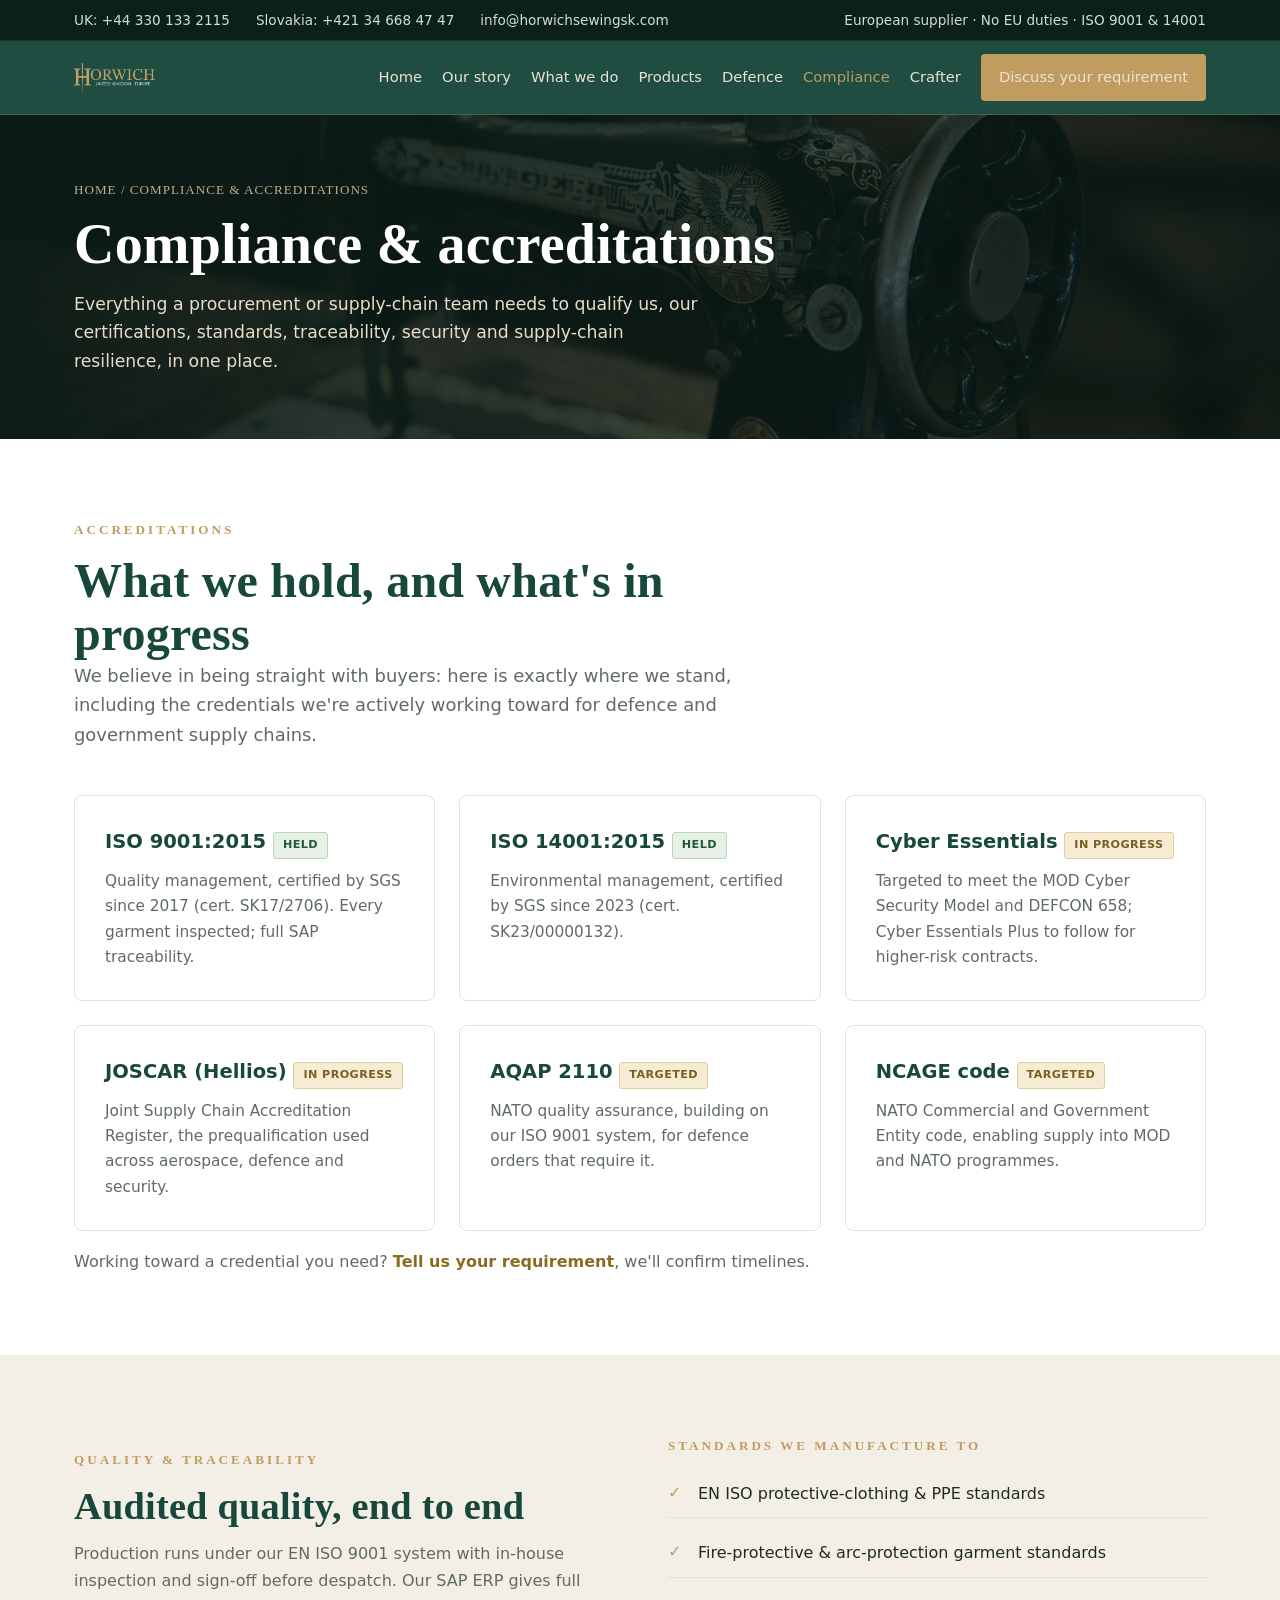
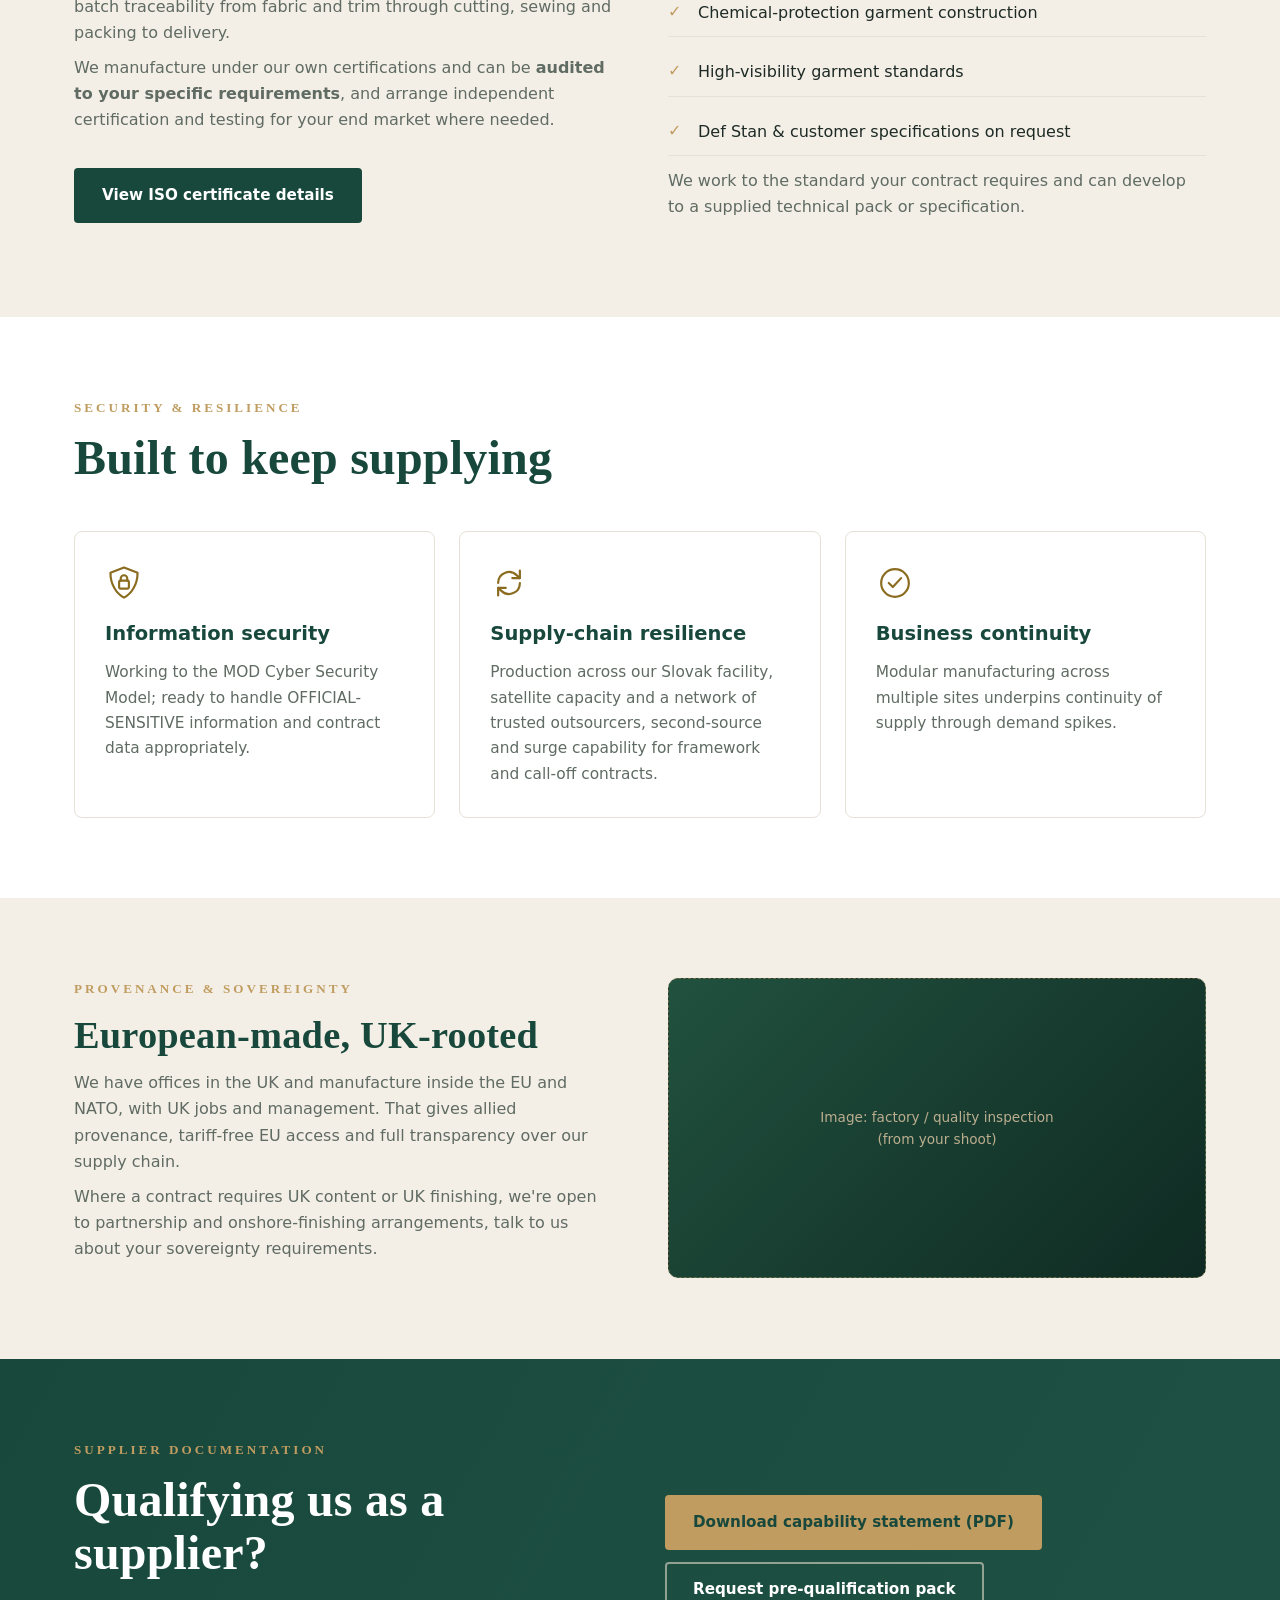
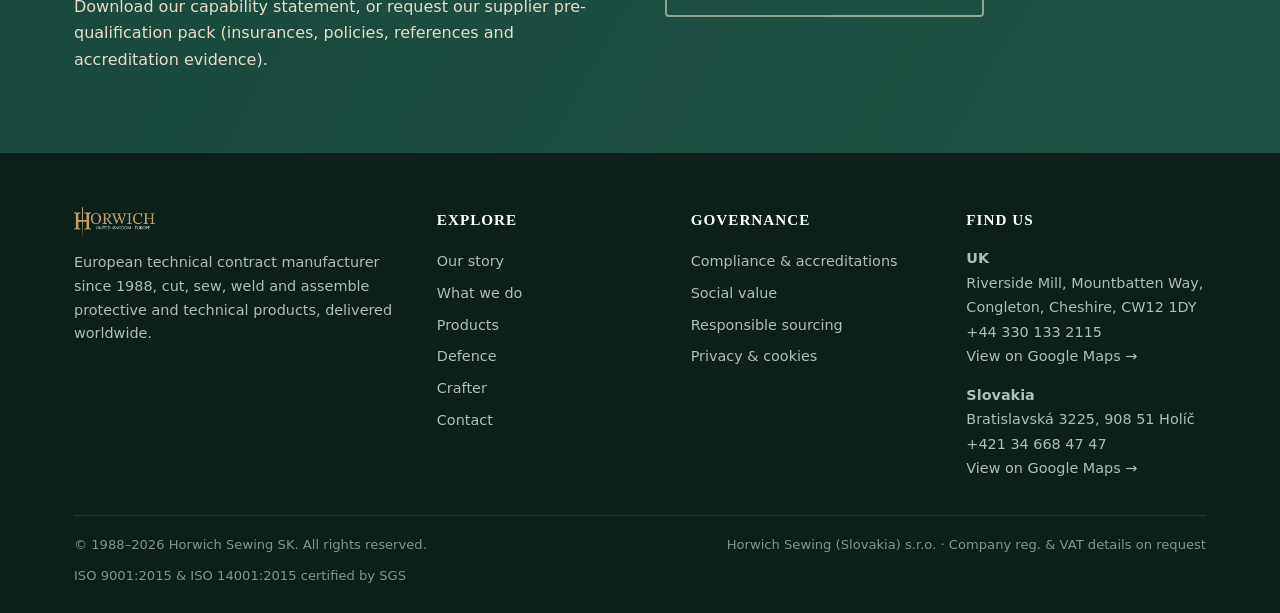
<file: compliance.html>
<!DOCTYPE html>
<html lang="en-GB">
<head>
<meta charset="UTF-8">
<meta name="viewport" content="width=device-width, initial-scale=1.0">
<meta http-equiv="Content-Security-Policy" content="default-src 'self'; script-src 'self' 'unsafe-inline'; style-src 'self' 'unsafe-inline' https://fonts.googleapis.com; font-src 'self' https://fonts.gstatic.com; img-src 'self' data:; media-src 'self'; object-src 'none'; base-uri 'self'; form-action 'self'; upgrade-insecure-requests">
<meta name="referrer" content="strict-origin-when-cross-origin">
<title>Compliance &amp; Accreditations · Horwich Sewing SK</title>
<meta name="description" content="Horwich Sewing SK compliance: ISO 9001 & 14001 certified, accreditation roadmap (Cyber Essentials, JOSCAR, AQAP, NCAGE), standards conformance, SAP traceability, security and supply-chain resilience.">
<link rel="icon" href="assets/favicon.jpg">
<link rel="preconnect" href="https://fonts.googleapis.com">
<link rel="preconnect" href="https://fonts.gstatic.com" crossorigin>
<link rel="stylesheet" href="styles.css">
<link rel="canonical" href="https://www.horwichsewingsk.com/compliance.html">
<meta name="robots" content="index, follow, max-image-preview:large, max-snippet:-1">
<script>(function(){if(!/(^|\.)horwichsewingsk\.com$/i.test(location.hostname)){var m=document.querySelector('meta[name="robots"]');if(m)m.content='noindex, nofollow';}})();</script>
<meta property="og:type" content="website">
<meta property="og:site_name" content="Horwich Sewing SK">
<meta property="og:title" content="Compliance &amp; Accreditations · Horwich Sewing SK">
<meta property="og:description" content="Horwich Sewing SK compliance: ISO 9001 & 14001 certified, accreditation roadmap (Cyber Essentials, JOSCAR, AQAP, NCAGE), standards conformance, SAP traceability, security and supply-chain resilience.">
<meta property="og:url" content="https://www.horwichsewingsk.com/compliance.html">
<meta property="og:image" content="https://www.horwichsewingsk.com/assets/og-image.png">
<meta property="og:image:width" content="1200">
<meta property="og:image:height" content="630">
<meta property="og:image:alt" content="Horwich Sewing SK, European technical contract manufacturer">
<meta property="og:locale" content="en_GB">
<meta name="twitter:card" content="summary_large_image">
<meta name="twitter:title" content="Compliance &amp; Accreditations · Horwich Sewing SK">
<meta name="twitter:description" content="Horwich Sewing SK compliance: ISO 9001 & 14001 certified, accreditation roadmap (Cyber Essentials, JOSCAR, AQAP, NCAGE), standards conformance, SAP traceability, security and supply-chain resilience.">
<meta name="twitter:image" content="https://www.horwichsewingsk.com/assets/og-image.png">
<meta name="twitter:image:alt" content="Horwich Sewing SK, European technical contract manufacturer">
<script type="application/ld+json">{"@context":"https://schema.org","@graph":[{"@type":"Organization","@id":"https://www.horwichsewingsk.com/#organization","name":"Horwich Sewing SK","legalName":"Horwich Sewing (Slovakia) s.r.o.","url":"https://www.horwichsewingsk.com/","logo":"https://www.horwichsewingsk.com/assets/horwich-logo.png","image":"https://www.horwichsewingsk.com/assets/og-image.png","description":"European technical contract manufacturer since 1988. Protective and technical garments and sewn products: cut, sewn, high-frequency and ultrasonic welded, taped and assembled to specification. ISO 9001 and 14001 certified, delivered worldwide.","foundingDate":"1988","slogan":"First-class service, every time.","email":"info@horwichsewingsk.com","areaServed":"Worldwide","sameAs":["https://craftercollection.com"],"knowsAbout":["Technical contract manufacturing","Protective clothing","PPE","Fire-protective garments","Chemical protective clothing","High-frequency and ultrasonic welding","Taped seams","Workwear","Cut make and trim","Technical textiles"],"hasCertification":[{"@type":"Certification","name":"ISO 9001:2015","certificationIdentification":"SK17/2706","issuedBy":{"@type":"Organization","name":"SGS"}},{"@type":"Certification","name":"ISO 14001:2015","certificationIdentification":"SK23/00000132","issuedBy":{"@type":"Organization","name":"SGS"}}],"address":[{"@type":"PostalAddress","streetAddress":"Riverside Mill, Mountbatten Way","addressLocality":"Congleton","addressRegion":"Cheshire","postalCode":"CW12 1DY","addressCountry":"GB"},{"@type":"PostalAddress","streetAddress":"Bratislavská 3225","addressLocality":"Holíč","postalCode":"908 51","addressCountry":"SK"}],"contactPoint":[{"@type":"ContactPoint","telephone":"+44 330 133 2115","contactType":"sales","areaServed":"GB","email":"info@horwichsewingsk.com"},{"@type":"ContactPoint","telephone":"+421 34 668 47 47","contactType":"sales","areaServed":"SK"}]},{"@type":"WebSite","@id":"https://www.horwichsewingsk.com/#website","name":"Horwich Sewing SK","url":"https://www.horwichsewingsk.com/","publisher":{"@id":"https://www.horwichsewingsk.com/#organization"},"inLanguage":"en-GB"},{"@type":"WebPage","@id":"https://www.horwichsewingsk.com/compliance.html#webpage","url":"https://www.horwichsewingsk.com/compliance.html","name":"Compliance & Accreditations · Horwich Sewing SK","description":"Horwich Sewing SK compliance: ISO 9001 & 14001 certified, accreditation roadmap (Cyber Essentials, JOSCAR, AQAP, NCAGE), standards conformance, SAP traceability, security and supply-chain resilience.","isPartOf":{"@id":"https://www.horwichsewingsk.com/#website"},"about":{"@id":"https://www.horwichsewingsk.com/#organization"},"inLanguage":"en-GB","primaryImageOfPage":"https://www.horwichsewingsk.com/assets/og-image.png","breadcrumb":{"@id":"https://www.horwichsewingsk.com/compliance.html#breadcrumb"}},{"@type":"BreadcrumbList","@id":"https://www.horwichsewingsk.com/compliance.html#breadcrumb","itemListElement":[{"@type":"ListItem","position":1,"name":"Home","item":"https://www.horwichsewingsk.com/"},{"@type":"ListItem","position":2,"name":"Compliance & accreditations","item":"https://www.horwichsewingsk.com/compliance.html"}]}]}</script>
</head>
<body>

<div class="topbar"><div class="wrap">
  <a href="tel:+443301332115">UK: +44 330 133 2115</a>
  <a href="tel:+421346684747">Slovakia: +421 34 668 47 47</a>
  <a href="mailto:info@horwichsewingsk.com">info@horwichsewingsk.com</a>
  <span class="sep"></span><span>European supplier · No EU duties · ISO 9001 &amp; 14001</span>
</div></div>

<header><div class="wrap">
  <a href="index.html" class="logo"><img src="assets/horwich-logo.png" alt="Horwich Sewing SK"></a>
  <nav class="main">
    <a href="index.html">Home</a>
    <a href="about.html">Our story</a>
    <a href="what-we-do.html">What we do</a>
    <a href="products.html">Products</a>
    <a href="defence.html">Defence</a>
    <a href="compliance.html" class="active">Compliance</a>
    <a href="crafter.html">Crafter</a>
    <a href="contact.html" class="btn btn-gold" style="padding:9px 16px">Discuss your requirement</a>
  </nav>
  <button class="nav-toggle">&#9776;</button>
</div></header>

<section class="phero"><div class="wrap">
  <div class="crumbs"><a href="index.html">Home</a> / Compliance &amp; accreditations</div>
  <h1>Compliance &amp; accreditations</h1>
  <p>Everything a procurement or supply-chain team needs to qualify us, our certifications, standards, traceability, security and supply-chain resilience, in one place.</p>
</div></section>

<!-- Accreditation status -->
<section>
  <div class="wrap">
    <div class="head"><div class="eyebrow">Accreditations</div><h2>What we hold, and what's in progress</h2>
      <p class="lead">We believe in being straight with buyers: here is exactly where we stand, including the credentials we're actively working toward for defence and government supply chains.</p></div>
    <div class="grid g3">
      <div class="card"><h3>ISO 9001:2015 <span class="status held">Held</span></h3><p>Quality management, certified by SGS since 2017 (cert. SK17/2706). Every garment inspected; full SAP traceability.</p></div>
      <div class="card"><h3>ISO 14001:2015 <span class="status held">Held</span></h3><p>Environmental management, certified by SGS since 2023 (cert. SK23/00000132).</p></div>
      <div class="card"><h3>Cyber Essentials <span class="status prog">In progress</span></h3><p>Targeted to meet the MOD Cyber Security Model and DEFCON 658; Cyber Essentials Plus to follow for higher-risk contracts.</p></div>
      <div class="card"><h3>JOSCAR (Hellios) <span class="status prog">In progress</span></h3><p>Joint Supply Chain Accreditation Register, the prequalification used across aerospace, defence and security.</p></div>
      <div class="card"><h3>AQAP 2110 <span class="status prog">Targeted</span></h3><p>NATO quality assurance, building on our ISO 9001 system, for defence orders that require it.</p></div>
      <div class="card"><h3>NCAGE code <span class="status prog">Targeted</span></h3><p>NATO Commercial and Government Entity code, enabling supply into MOD and NATO programmes.</p></div>
    </div>
    <p class="small" style="color:var(--grey);margin-top:18px">Working toward a credential you need? <a href="contact.html" style="color:#8a6b1f;font-weight:600">Tell us your requirement</a>, we'll confirm timelines.</p>
  </div>
</section>

<!-- Quality & traceability -->
<section class="soft">
  <div class="wrap split">
    <div>
      <div class="eyebrow">Quality &amp; traceability</div>
      <h2 style="font-size:clamp(1.8rem,3.5vw,2.4rem);color:var(--green);font-weight:600;margin-bottom:14px">Audited quality, end to end</h2>
      <p style="color:var(--grey);margin-bottom:8px">Production runs under our EN ISO 9001 system with in-house inspection and sign-off before despatch. Our SAP ERP gives full batch traceability from fabric and trim through cutting, sewing and packing to delivery.</p>
      <p style="color:var(--grey)">We manufacture under our own certifications and can be <strong>audited to your specific requirements</strong>, and arrange independent certification and testing for your end market where needed.</p>
      <a href="certifications.html" class="btn btn-dark" style="margin-top:18px">View ISO certificate details</a>
    </div>
    <div>
      <div class="eyebrow">Standards we manufacture to</div>
      <ul class="caps" style="grid-template-columns:1fr">
        <li>EN ISO protective-clothing &amp; PPE standards</li>
        <li>Fire-protective &amp; arc-protection garment standards</li>
        <li>Chemical-protection garment construction</li>
        <li>High-visibility garment standards</li>
        <li>Def Stan &amp; customer specifications on request</li>
      </ul>
      <p class="small" style="color:var(--grey);margin-top:12px">We work to the standard your contract requires and can develop to a supplied technical pack or specification.</p>
    </div>
  </div>
</section>

<!-- Security & BCP -->
<section>
  <div class="wrap">
    <div class="head"><div class="eyebrow">Security &amp; resilience</div><h2>Built to keep supplying</h2></div>
    <div class="grid g3">
      <div class="card"><div class="ico"><svg viewBox="0 0 28 28" fill="none" stroke="currentColor" stroke-width="1.6" stroke-linecap="round" stroke-linejoin="round" aria-hidden="true"><path d="M14 2.6 L24 6.4 C24 15.4 19.4 21.8 14 24.8 C8.6 21.8 4 15.4 4 6.4 Z"/><rect x="10.4" y="12.2" width="7.2" height="6" rx="1"/><path d="M11.6 12.2 v-1.5 a2.4 2.4 0 0 1 4.8 0 V12.2"/></svg></div><h3>Information security</h3><p>Working to the MOD Cyber Security Model; ready to handle OFFICIAL-SENSITIVE information and contract data appropriately.</p></div>
      <div class="card"><div class="ico"><svg viewBox="0 0 28 28" fill="none" stroke="currentColor" stroke-width="1.6" stroke-linecap="round" stroke-linejoin="round" aria-hidden="true"><path d="M6 14 a8 8 0 0 1 13.6-5.8 L22 10.4"/><path d="M22 4.8 v5.6 h-5.6"/><path d="M22 14 a8 8 0 0 1 -13.6 5.8 L6 17.6"/><path d="M6 23.2 v-5.6 h5.6"/></svg></div><h3>Supply-chain resilience</h3><p>Production across our Slovak facility, satellite capacity and a network of trusted outsourcers, second-source and surge capability for framework and call-off contracts.</p></div>
      <div class="card"><div class="ico"><svg viewBox="0 0 28 28" fill="none" stroke="currentColor" stroke-width="1.6" stroke-linecap="round" stroke-linejoin="round" aria-hidden="true"><circle cx="14" cy="14" r="10.2"/><path d="M9.4 14 l3 3 l6.1-6.6"/></svg></div><h3>Business continuity</h3><p>Modular manufacturing across multiple sites underpins continuity of supply through demand spikes.</p></div>
    </div>
  </div>
</section>

<!-- Provenance -->
<section class="soft">
  <div class="wrap split">
    <div>
      <div class="eyebrow">Provenance &amp; sovereignty</div>
      <h2 style="font-size:clamp(1.8rem,3.5vw,2.4rem);color:var(--green);font-weight:600;margin-bottom:14px">European-made, UK-rooted</h2>
      <p style="color:var(--grey);margin-bottom:8px">We have offices in the UK and manufacture inside the EU and NATO, with UK jobs and management. That gives allied provenance, tariff-free EU access and full transparency over our supply chain.</p>
      <p style="color:var(--grey)">Where a contract requires UK content or UK finishing, we're open to partnership and onshore-finishing arrangements, talk to us about your sovereignty requirements.</p>
    </div>
    <div class="imgph">Image: factory / quality inspection<br>(from your shoot)</div>
  </div>
</section>

<!-- Downloads / engagement -->
<section class="cta"><div class="wrap">
  <div>
    <div class="eyebrow">Supplier documentation</div>
    <h2>Qualifying us as a supplier?</h2>
    <p>Download our capability statement, or request our supplier pre-qualification pack (insurances, policies, references and accreditation evidence).</p>
  </div>
  <div style="align-self:center">
    <a href="assets/Horwich_Defence_Capability_Statement.pdf" class="btn btn-gold" style="margin-bottom:12px">Download capability statement (PDF)</a><br>
    <a href="contact.html" class="btn btn-ghost">Request pre-qualification pack</a>
  </div>
</div></section>

<footer>
  <div class="wrap">
    <div class="cols">
      <div><div class="footlogo"><img src="assets/horwich-logo.png" alt="Horwich Sewing SK"></div>
        <p style="max-width:340px">European technical contract manufacturer since 1988, cut, sew, weld and assemble protective and technical products, delivered worldwide.</p></div>
      <div><h4>Explore</h4><nav>
        <a href="about.html">Our story</a><a href="what-we-do.html">What we do</a>
        <a href="products.html">Products</a><a href="defence.html">Defence</a>
        <a href="crafter.html">Crafter</a><a href="contact.html">Contact</a></nav></div>
      <div><h4>Governance</h4><nav>
        <a href="compliance.html">Compliance &amp; accreditations</a><a href="social-value.html">Social value</a>
        <a href="responsible-sourcing.html">Responsible sourcing</a><a href="privacy.html">Privacy &amp; cookies</a></nav></div>
      <div><h4>Find us</h4>
        <address><strong>UK</strong><br>Riverside Mill, Mountbatten Way,<br>Congleton, Cheshire, CW12 1DY<br><a href="tel:+443301332115">+44 330 133 2115</a><br><a href="https://www.google.com/maps/search/?api=1&amp;query=Riverside+Mill%2C+Mountbatten+Way%2C+Congleton%2C+Cheshire+CW12+1DY" target="_blank" rel="noopener noreferrer">View on Google Maps →</a></address>
        <address style="margin-top:14px"><strong>Slovakia</strong><br>Bratislavská 3225, 908 51 Holíč<br><a href="tel:+421346684747">+421 34 668 47 47</a><br><a href="https://www.google.com/maps/search/?api=1&amp;query=Bratislavsk%C3%A1+3225%2C+908+51+Hol%C3%AD%C4%8D%2C+Slovakia" target="_blank" rel="noopener noreferrer">View on Google Maps →</a></address></div>
    </div>
    <div class="foot-bot"><span>© 1988–2026 Horwich Sewing SK. All rights reserved.</span><span>Horwich Sewing (Slovakia) s.r.o. · Company reg. &amp; VAT details on request</span><span>ISO 9001:2015 &amp; ISO 14001:2015 certified by SGS</span></div>
  </div>
</footer>
<script>document.querySelector('.nav-toggle').addEventListener('click',function(){var n=document.querySelector('nav.main');n.style.display=(n.style.display==='flex')?'none':'flex';n.style.flexDirection='column';n.style.position='absolute';n.style.top='62px';n.style.right='24px';n.style.background='#18483C';n.style.padding='16px 22px';n.style.borderRadius='8px';n.style.gap='14px';});</script>
</body>
</html>
</file>
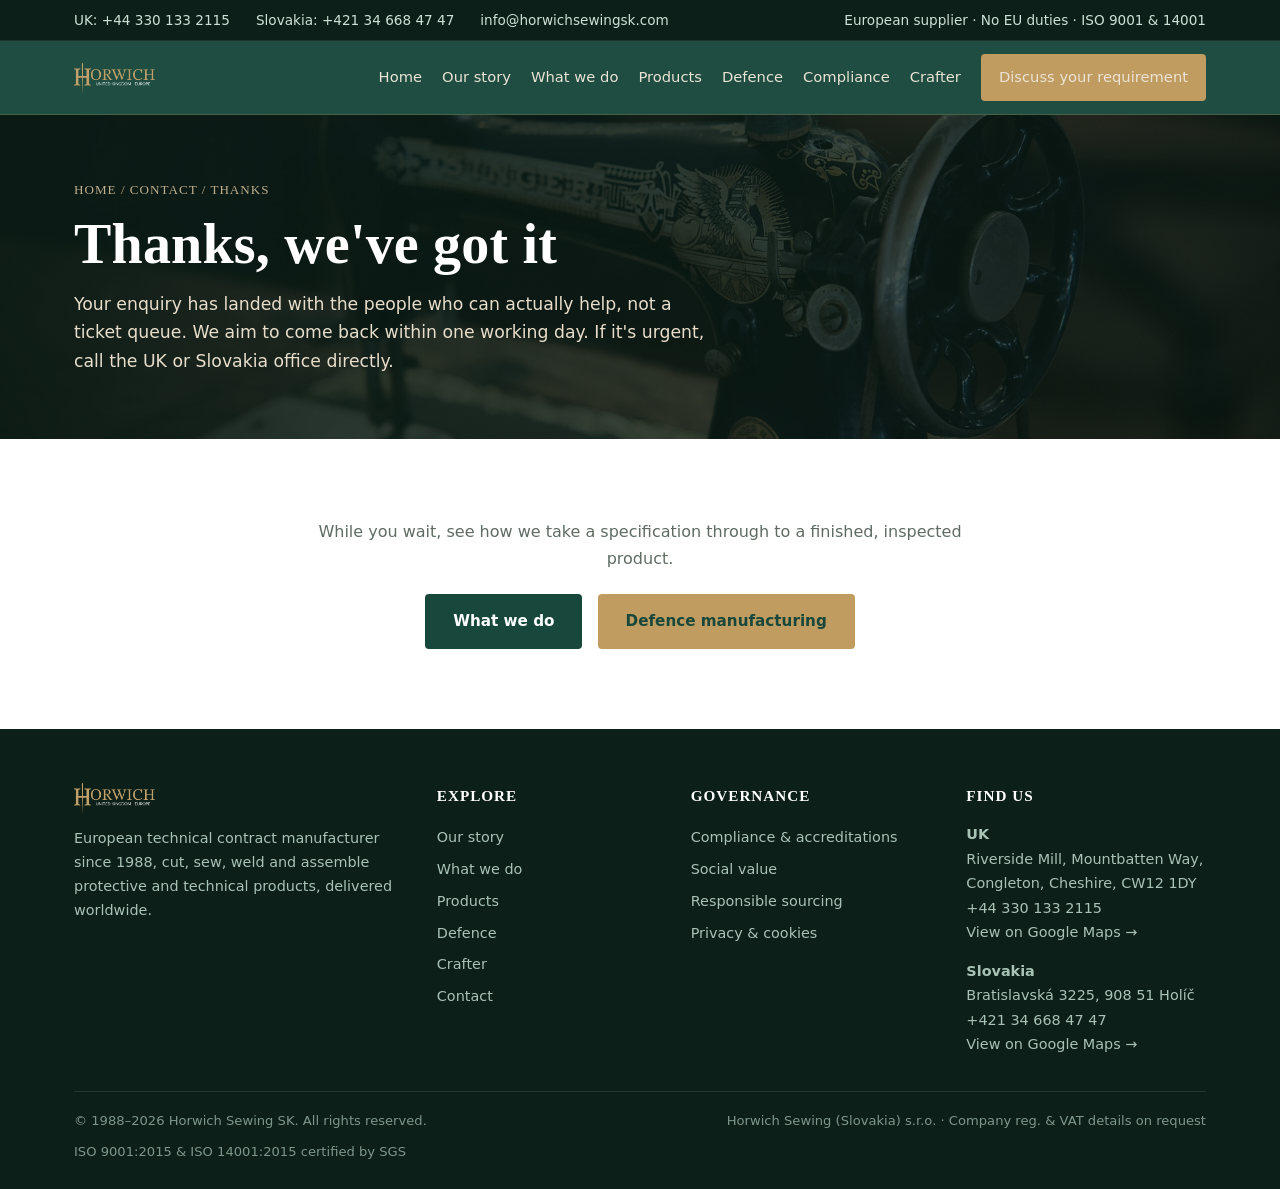
<file: contact-thanks.html>
<!DOCTYPE html>
<html lang="en-GB">
<head>
<meta charset="UTF-8">
<meta name="viewport" content="width=device-width, initial-scale=1.0">
<meta http-equiv="Content-Security-Policy" content="default-src 'self'; script-src 'self' 'unsafe-inline'; style-src 'self' 'unsafe-inline' https://fonts.googleapis.com; font-src 'self' https://fonts.gstatic.com; img-src 'self' data:; media-src 'self'; object-src 'none'; base-uri 'self'; form-action 'self'; upgrade-insecure-requests">
<meta name="referrer" content="strict-origin-when-cross-origin">
<title>Thanks for your enquiry · Horwich Sewing SK</title>
<meta name="description" content="Thanks for your enquiry. We'll come back to you shortly.">
<link rel="icon" href="assets/favicon.jpg">
<link rel="preconnect" href="https://fonts.googleapis.com">
<link rel="preconnect" href="https://fonts.gstatic.com" crossorigin>
<link rel="stylesheet" href="styles.css">
<meta name="robots" content="noindex, nofollow">
</head>
<body>

<div class="topbar"><div class="wrap">
  <a href="tel:+443301332115">UK: +44 330 133 2115</a>
  <a href="tel:+421346684747">Slovakia: +421 34 668 47 47</a>
  <a href="mailto:info@horwichsewingsk.com">info@horwichsewingsk.com</a>
  <span class="sep"></span><span>European supplier · No EU duties · ISO 9001 &amp; 14001</span>
</div></div>

<header><div class="wrap">
  <a href="index.html" class="logo"><img src="assets/horwich-logo.png" alt="Horwich Sewing SK"></a>
  <nav class="main">
    <a href="index.html">Home</a>
    <a href="about.html">Our story</a>
    <a href="what-we-do.html">What we do</a>
    <a href="products.html">Products</a>
    <a href="defence.html">Defence</a>
    <a href="compliance.html">Compliance</a>
    <a href="crafter.html">Crafter</a>
    <a href="contact.html" class="btn btn-gold" style="padding:9px 16px">Discuss your requirement</a>
  </nav>
  <button class="nav-toggle">&#9776;</button>
</div></header>

<section class="phero"><div class="wrap">
  <div class="crumbs"><a href="index.html">Home</a> / Contact / Thanks</div>
  <h1>Thanks, we've got it</h1>
  <p>Your enquiry has landed with the people who can actually help, not a ticket queue. We aim to come back within one working day. If it's urgent, call the UK or Slovakia office directly.</p>
</div></section>

<section>
  <div class="wrap" style="max-width:760px;text-align:center">
    <p style="color:var(--grey);margin-bottom:22px">While you wait, see how we take a specification through to a finished, inspected product.</p>
    <a href="what-we-do.html" class="btn btn-dark">What we do</a>
    <a href="defence.html" class="btn btn-gold" style="margin-left:10px">Defence manufacturing</a>
  </div>
</section>

<footer>
  <div class="wrap">
    <div class="cols">
      <div><div class="footlogo"><img src="assets/horwich-logo.png" alt="Horwich Sewing SK"></div>
        <p style="max-width:340px">European technical contract manufacturer since 1988, cut, sew, weld and assemble protective and technical products, delivered worldwide.</p></div>
      <div><h4>Explore</h4><nav>
        <a href="about.html">Our story</a><a href="what-we-do.html">What we do</a>
        <a href="products.html">Products</a><a href="defence.html">Defence</a>
        <a href="crafter.html">Crafter</a><a href="contact.html">Contact</a></nav></div>
      <div><h4>Governance</h4><nav>
        <a href="compliance.html">Compliance &amp; accreditations</a><a href="social-value.html">Social value</a>
        <a href="responsible-sourcing.html">Responsible sourcing</a><a href="privacy.html">Privacy &amp; cookies</a></nav></div>
      <div><h4>Find us</h4>
        <address><strong>UK</strong><br>Riverside Mill, Mountbatten Way,<br>Congleton, Cheshire, CW12 1DY<br><a href="tel:+443301332115">+44 330 133 2115</a><br><a href="https://www.google.com/maps/search/?api=1&amp;query=Riverside+Mill%2C+Mountbatten+Way%2C+Congleton%2C+Cheshire+CW12+1DY" target="_blank" rel="noopener noreferrer">View on Google Maps →</a></address>
        <address style="margin-top:14px"><strong>Slovakia</strong><br>Bratislavská 3225, 908 51 Holíč<br><a href="tel:+421346684747">+421 34 668 47 47</a><br><a href="https://www.google.com/maps/search/?api=1&amp;query=Bratislavsk%C3%A1+3225%2C+908+51+Hol%C3%AD%C4%8D%2C+Slovakia" target="_blank" rel="noopener noreferrer">View on Google Maps →</a></address></div>
    </div>
    <div class="foot-bot"><span>© 1988–2026 Horwich Sewing SK. All rights reserved.</span><span>Horwich Sewing (Slovakia) s.r.o. · Company reg. &amp; VAT details on request</span><span>ISO 9001:2015 &amp; ISO 14001:2015 certified by SGS</span></div>
  </div>
</footer>
<script>document.querySelector('.nav-toggle').addEventListener('click',function(){var n=document.querySelector('nav.main');n.style.display=(n.style.display==='flex')?'none':'flex';n.style.flexDirection='column';n.style.position='absolute';n.style.top='62px';n.style.right='24px';n.style.background='#18483C';n.style.padding='16px 22px';n.style.borderRadius='8px';n.style.gap='14px';});</script>
</body>
</html>
</file>
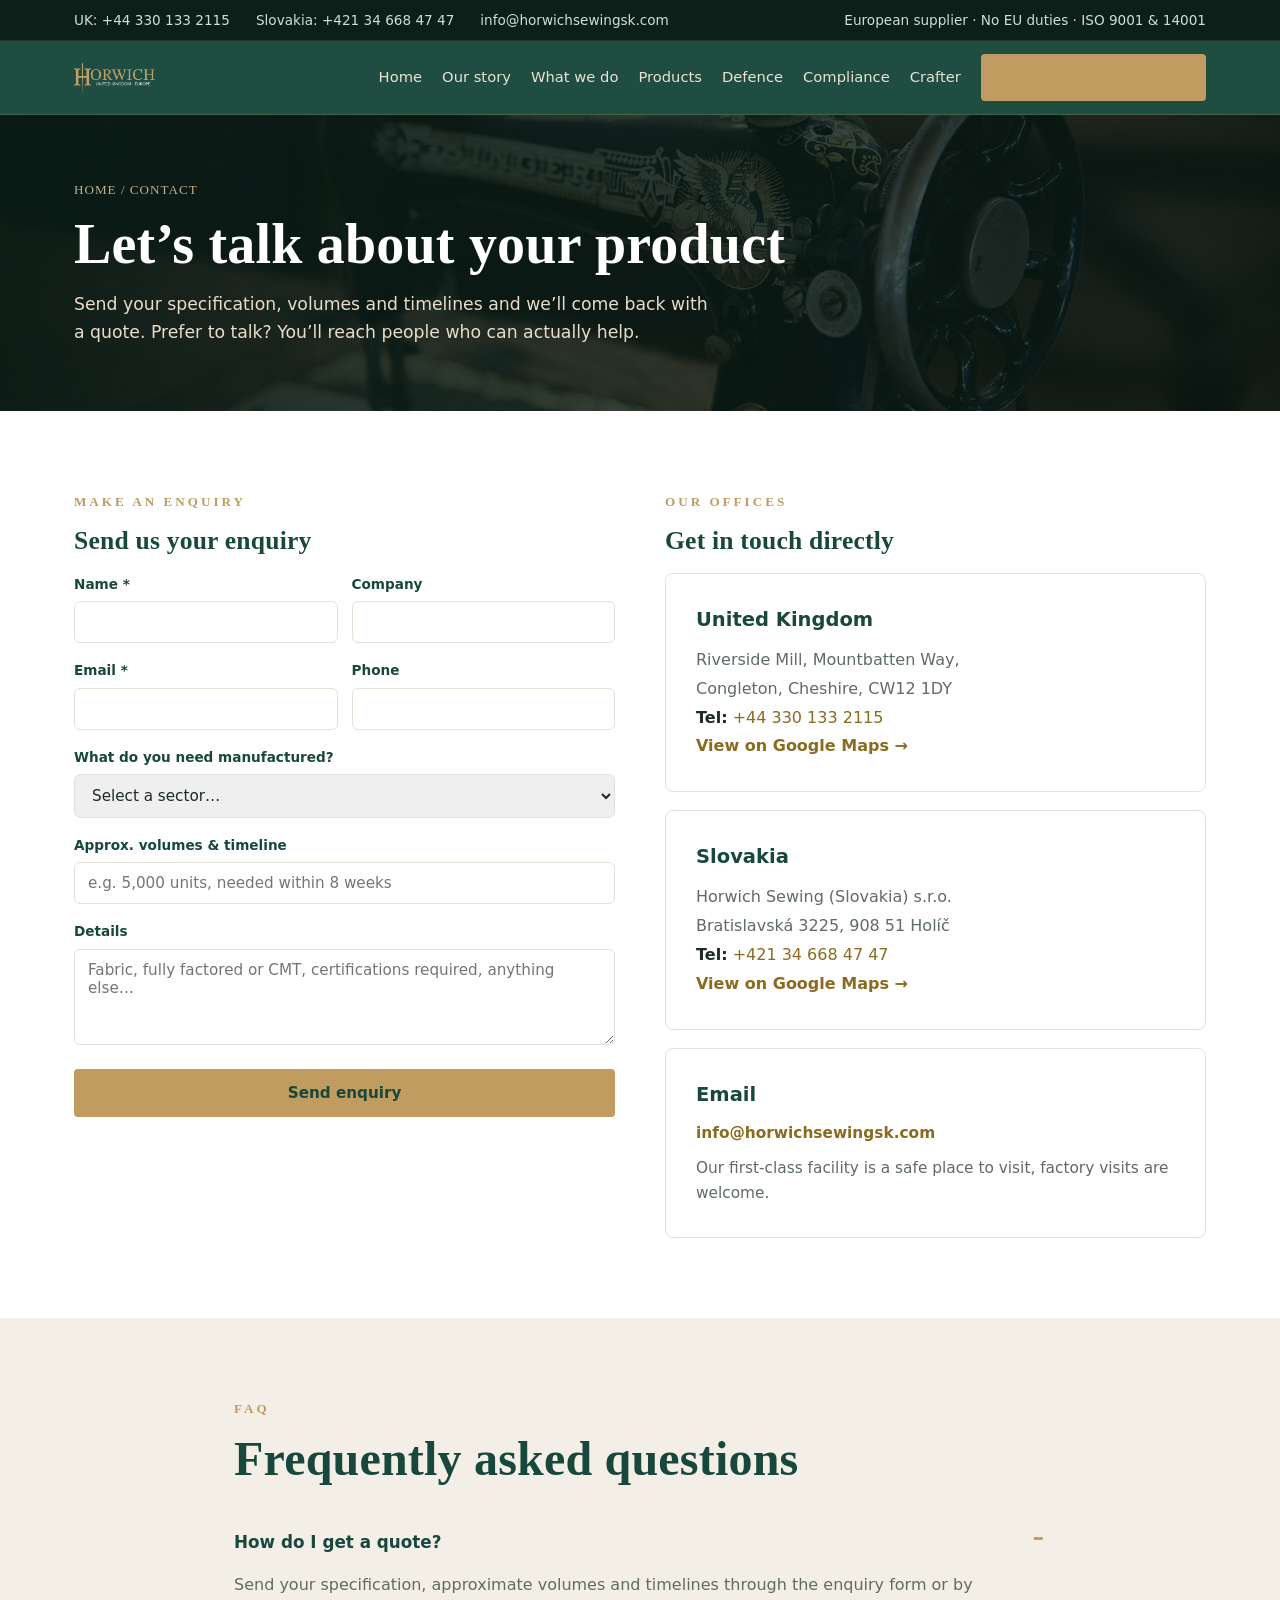
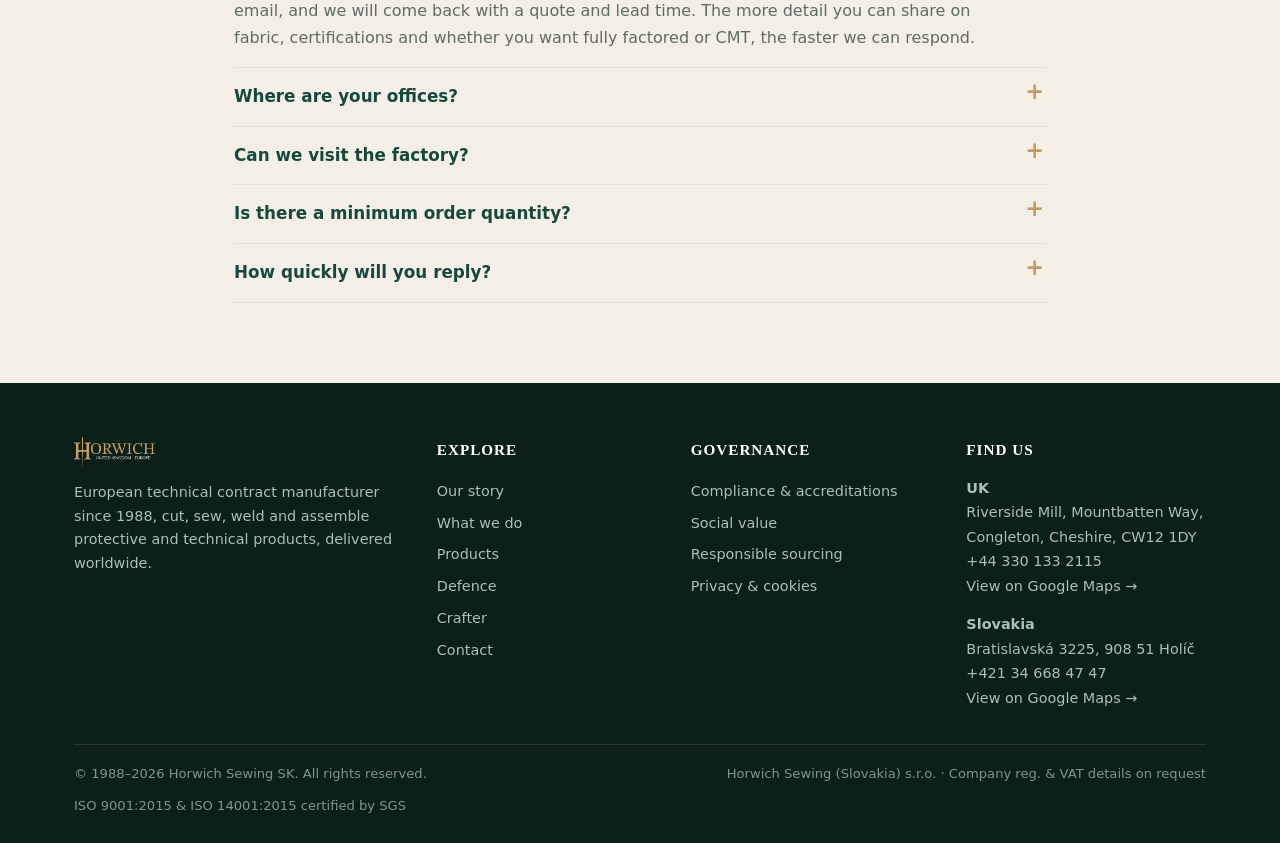
<file: contact.html>
<!DOCTYPE html>
<html lang="en-GB">
<head>
<meta charset="UTF-8">
<meta name="viewport" content="width=device-width, initial-scale=1.0">
<meta http-equiv="Content-Security-Policy" content="default-src 'self'; script-src 'self' 'unsafe-inline'; style-src 'self' 'unsafe-inline' https://fonts.googleapis.com; font-src 'self' https://fonts.gstatic.com; img-src 'self' data:; media-src 'self'; object-src 'none'; base-uri 'self'; form-action 'self'; upgrade-insecure-requests">
<meta name="referrer" content="strict-origin-when-cross-origin">
<title>Contact &amp; Enquiries · Horwich Sewing SK</title>
<meta name="description" content="Talk to Horwich Sewing SK about your technical or protective product. Offices in the UK and Slovakia, send your specification, volumes and timelines and we’ll come back to you.">
<link rel="icon" href="assets/favicon.jpg">
<link rel="preconnect" href="https://fonts.googleapis.com">
<link rel="preconnect" href="https://fonts.gstatic.com" crossorigin>
<link rel="stylesheet" href="styles.css">
<link rel="canonical" href="https://www.horwichsewingsk.com/contact.html">
<meta name="robots" content="index, follow, max-image-preview:large, max-snippet:-1">
<script>(function(){if(!/(^|\.)horwichsewingsk\.com$/i.test(location.hostname)){var m=document.querySelector('meta[name="robots"]');if(m)m.content='noindex, nofollow';}})();</script>
<meta property="og:type" content="website">
<meta property="og:site_name" content="Horwich Sewing SK">
<meta property="og:title" content="Contact &amp; Enquiries · Horwich Sewing SK">
<meta property="og:description" content="Talk to Horwich Sewing SK about your technical or protective product. Offices in the UK and Slovakia, send your specification, volumes and timelines and we’ll come back to you.">
<meta property="og:url" content="https://www.horwichsewingsk.com/contact.html">
<meta property="og:image" content="https://www.horwichsewingsk.com/assets/og-image.png">
<meta property="og:image:width" content="1200">
<meta property="og:image:height" content="630">
<meta property="og:image:alt" content="Horwich Sewing SK, European technical contract manufacturer">
<meta property="og:locale" content="en_GB">
<meta name="twitter:card" content="summary_large_image">
<meta name="twitter:title" content="Contact &amp; Enquiries · Horwich Sewing SK">
<meta name="twitter:description" content="Talk to Horwich Sewing SK about your technical or protective product. Offices in the UK and Slovakia, send your specification, volumes and timelines and we’ll come back to you.">
<meta name="twitter:image" content="https://www.horwichsewingsk.com/assets/og-image.png">
<meta name="twitter:image:alt" content="Horwich Sewing SK, European technical contract manufacturer">
<script type="application/ld+json">{"@context":"https://schema.org","@graph":[{"@type":"Organization","@id":"https://www.horwichsewingsk.com/#organization","name":"Horwich Sewing SK","legalName":"Horwich Sewing (Slovakia) s.r.o.","url":"https://www.horwichsewingsk.com/","logo":"https://www.horwichsewingsk.com/assets/horwich-logo.png","image":"https://www.horwichsewingsk.com/assets/og-image.png","description":"European technical contract manufacturer since 1988. Protective and technical garments and sewn products: cut, sewn, high-frequency and ultrasonic welded, taped and assembled to specification. ISO 9001 and 14001 certified, delivered worldwide.","foundingDate":"1988","slogan":"First-class service, every time.","email":"info@horwichsewingsk.com","areaServed":"Worldwide","sameAs":["https://craftercollection.com"],"knowsAbout":["Technical contract manufacturing","Protective clothing","PPE","Fire-protective garments","Chemical protective clothing","High-frequency and ultrasonic welding","Taped seams","Workwear","Cut make and trim","Technical textiles"],"hasCertification":[{"@type":"Certification","name":"ISO 9001:2015","certificationIdentification":"SK17/2706","issuedBy":{"@type":"Organization","name":"SGS"}},{"@type":"Certification","name":"ISO 14001:2015","certificationIdentification":"SK23/00000132","issuedBy":{"@type":"Organization","name":"SGS"}}],"address":[{"@type":"PostalAddress","streetAddress":"Riverside Mill, Mountbatten Way","addressLocality":"Congleton","addressRegion":"Cheshire","postalCode":"CW12 1DY","addressCountry":"GB"},{"@type":"PostalAddress","streetAddress":"Bratislavská 3225","addressLocality":"Holíč","postalCode":"908 51","addressCountry":"SK"}],"contactPoint":[{"@type":"ContactPoint","telephone":"+44 330 133 2115","contactType":"sales","areaServed":"GB","email":"info@horwichsewingsk.com"},{"@type":"ContactPoint","telephone":"+421 34 668 47 47","contactType":"sales","areaServed":"SK"}]},{"@type":"WebSite","@id":"https://www.horwichsewingsk.com/#website","name":"Horwich Sewing SK","url":"https://www.horwichsewingsk.com/","publisher":{"@id":"https://www.horwichsewingsk.com/#organization"},"inLanguage":"en-GB"},{"@type":"ContactPage","@id":"https://www.horwichsewingsk.com/contact.html#webpage","url":"https://www.horwichsewingsk.com/contact.html","name":"Contact & Enquiries · Horwich Sewing SK","description":"Talk to Horwich Sewing SK about your technical or protective product. Offices in the UK and Slovakia, send your specification, volumes and timelines and we’ll come back to you.","isPartOf":{"@id":"https://www.horwichsewingsk.com/#website"},"about":{"@id":"https://www.horwichsewingsk.com/#organization"},"inLanguage":"en-GB","primaryImageOfPage":"https://www.horwichsewingsk.com/assets/og-image.png","breadcrumb":{"@id":"https://www.horwichsewingsk.com/contact.html#breadcrumb"}},{"@type":"BreadcrumbList","@id":"https://www.horwichsewingsk.com/contact.html#breadcrumb","itemListElement":[{"@type":"ListItem","position":1,"name":"Home","item":"https://www.horwichsewingsk.com/"},{"@type":"ListItem","position":2,"name":"Contact","item":"https://www.horwichsewingsk.com/contact.html"}]}]}</script>
</head>
<body>

<div class="topbar"><div class="wrap">
  <a href="tel:+443301332115">UK: +44 330 133 2115</a>
  <a href="tel:+421346684747">Slovakia: +421 34 668 47 47</a>
  <a href="mailto:info@horwichsewingsk.com">info@horwichsewingsk.com</a>
  <span class="sep"></span><span>European supplier · No EU duties · ISO 9001 &amp; 14001</span>
</div></div>

<header><div class="wrap">
  <a href="index.html" class="logo"><img src="assets/horwich-logo.png" alt="Horwich Sewing SK"></a>
  <nav class="main">
    <a href="index.html">Home</a>
    <a href="about.html">Our story</a>
    <a href="what-we-do.html">What we do</a>
    <a href="products.html">Products</a>
    <a href="defence.html">Defence</a>
    <a href="compliance.html">Compliance</a>
    <a href="crafter.html">Crafter</a>
    <a href="contact.html" class="btn btn-gold active" style="padding:9px 16px">Discuss your requirement</a>
  </nav>
  <button class="nav-toggle">&#9776;</button>
</div></header>

<section class="phero"><div class="wrap">
  <div class="crumbs"><a href="index.html">Home</a> / Contact</div>
  <h1>Let’s talk about your product</h1>
  <p>Send your specification, volumes and timelines and we’ll come back with a quote. Prefer to talk? You’ll reach people who can actually help.</p>
</div></section>

<section>
  <div class="wrap" style="display:grid;grid-template-columns:1fr 1fr;gap:50px;align-items:start">
    <div>
      <div class="eyebrow">Make an enquiry</div>
      <h2 style="font-size:1.6rem;color:var(--green);font-weight:700;margin-bottom:18px">Send us your enquiry</h2>
      <form class="form" style="padding:0;border:0" name="enquiries" method="POST" action="/contact-thanks.html" data-netlify="true" netlify-honeypot="website">
        <input type="hidden" name="form-name" value="enquiries">
        <input type="text" name="website" tabindex="-1" autocomplete="off" aria-hidden="true" style="position:absolute;left:-9999px;width:1px;height:1px;opacity:0">
        <div class="row">
          <div><label for="enq-name">Name *</label><input id="enq-name" type="text" name="name" required autocomplete="name"></div>
          <div><label for="enq-company">Company</label><input id="enq-company" type="text" name="company" autocomplete="organization"></div>
        </div>
        <div class="row">
          <div><label for="enq-email">Email *</label><input id="enq-email" type="email" name="email" required autocomplete="email"></div>
          <div><label for="enq-phone">Phone</label><input id="enq-phone" type="tel" name="phone" autocomplete="tel"></div>
        </div>
        <label for="enq-sector">What do you need manufactured?</label>
        <select id="enq-sector" name="sector">
          <option>Select a sector…</option>
          <option>Defence / Military</option><option>Chemical / CBRN</option>
          <option>Fire-protective / Arc</option><option>PPE / Protective</option>
          <option>Industrial / Workwear</option><option>Healthcare</option>
          <option>Your technical product</option><option>Other</option>
        </select>
        <label for="enq-vol">Approx. volumes &amp; timeline</label>
        <input id="enq-vol" type="text" name="volumes" placeholder="e.g. 5,000 units, needed within 8 weeks">
        <label for="enq-details">Details</label>
        <textarea id="enq-details" name="details" rows="4" placeholder="Fabric, fully factored or CMT, certifications required, anything else…"></textarea>
        <button class="btn btn-gold" style="width:100%" type="submit">Send enquiry</button>
      </form>
    </div>
    <div>
      <div class="eyebrow">Our offices</div>
      <h2 style="font-size:1.6rem;color:var(--green);font-weight:700;margin-bottom:18px">Get in touch directly</h2>
      <div class="card" style="margin-bottom:18px">
        <h3>United Kingdom</h3>
        <address style="font-style:normal;color:var(--grey);line-height:1.8">Riverside Mill, Mountbatten Way,<br>Congleton, Cheshire, CW12 1DY<br><strong style="color:var(--ink)">Tel:</strong> <a href="tel:+443301332115" style="color:#8a6b1f">+44 330 133 2115</a><br><a href="https://www.google.com/maps/search/?api=1&amp;query=Riverside+Mill%2C+Mountbatten+Way%2C+Congleton%2C+Cheshire+CW12+1DY" target="_blank" rel="noopener noreferrer" style="color:#8a6b1f;font-weight:600">View on Google Maps →</a></address>
      </div>
      <div class="card" style="margin-bottom:18px">
        <h3>Slovakia</h3>
        <address style="font-style:normal;color:var(--grey);line-height:1.8">Horwich Sewing (Slovakia) s.r.o.<br>Bratislavská 3225, 908 51 Holíč<br><strong style="color:var(--ink)">Tel:</strong> <a href="tel:+421346684747" style="color:#8a6b1f">+421 34 668 47 47</a><br><a href="https://www.google.com/maps/search/?api=1&amp;query=Bratislavsk%C3%A1+3225%2C+908+51+Hol%C3%AD%C4%8D%2C+Slovakia" target="_blank" rel="noopener noreferrer" style="color:#8a6b1f;font-weight:600">View on Google Maps →</a></address>
      </div>
      <div class="card">
        <h3>Email</h3>
        <p><a href="mailto:info@horwichsewingsk.com" style="color:#8a6b1f;font-weight:600">info@horwichsewingsk.com</a></p>
        <p style="margin-top:10px">Our first-class facility is a safe place to visit, factory visits are welcome.</p>
      </div>
    </div>
  </div>
</section>

<!-- FAQ -->
<section class="soft" id="faq">
  <div class="wrap" style="max-width:860px">
    <div class="head" style="margin-bottom:28px"><div class="eyebrow">FAQ</div><h2>Frequently asked questions</h2></div>
    <details class="faq" open><summary>How do I get a quote?</summary><p>Send your specification, approximate volumes and timelines through the enquiry form or by email, and we will come back with a quote and lead time. The more detail you can share on fabric, certifications and whether you want fully factored or CMT, the faster we can respond.</p></details>
    <details class="faq"><summary>Where are your offices?</summary><p>Our UK office is at Riverside Mill, Mountbatten Way, Congleton, Cheshire, CW12 1DY, and we manufacture at Bratislavská 3225, 908 51 Holíč, Slovakia. Call the UK on +44 330 133 2115 or Slovakia on +421 34 668 47 47.</p></details>
    <details class="faq"><summary>Can we visit the factory?</summary><p>Yes. Our first-class facility is a safe place to visit and factory visits are welcome. Get in touch to arrange a time.</p></details>
    <details class="faq"><summary>Is there a minimum order quantity?</summary><p>We are flexible and scale to your programme, from development samples through to high-volume production. Tell us your product, volumes and timelines and we will advise.</p></details>
    <details class="faq"><summary>How quickly will you reply?</summary><p>We aim to respond to enquiries quickly. For time-critical defence or framework work, tell us your deadline and we will prioritise accordingly.</p></details>
  </div>
</section>
<script type="application/ld+json">{"@context":"https://schema.org","@type":"FAQPage","mainEntity":[{"@type":"Question","name":"How do I get a quote?","acceptedAnswer":{"@type":"Answer","text":"Send your specification, approximate volumes and timelines through the enquiry form or by email, and we will come back with a quote and lead time. The more detail you can share on fabric, certifications and whether you want fully factored or CMT, the faster we can respond."}},{"@type":"Question","name":"Where are your offices?","acceptedAnswer":{"@type":"Answer","text":"Our UK office is at Riverside Mill, Mountbatten Way, Congleton, Cheshire, CW12 1DY, and we manufacture at Bratislavská 3225, 908 51 Holíč, Slovakia. Call the UK on +44 330 133 2115 or Slovakia on +421 34 668 47 47."}},{"@type":"Question","name":"Can we visit the factory?","acceptedAnswer":{"@type":"Answer","text":"Yes. Our first-class facility is a safe place to visit and factory visits are welcome. Get in touch to arrange a time."}},{"@type":"Question","name":"Is there a minimum order quantity?","acceptedAnswer":{"@type":"Answer","text":"We are flexible and scale to your programme, from development samples through to high-volume production. Tell us your product, volumes and timelines and we will advise."}},{"@type":"Question","name":"How quickly will you reply?","acceptedAnswer":{"@type":"Answer","text":"We aim to respond to enquiries quickly. For time-critical defence or framework work, tell us your deadline and we will prioritise accordingly."}}]}</script>

<footer>
  <div class="wrap">
    <div class="cols">
      <div><div class="footlogo"><img src="assets/horwich-logo.png" alt="Horwich Sewing SK"></div>
        <p style="max-width:340px">European technical contract manufacturer since 1988, cut, sew, weld and assemble protective and technical products, delivered worldwide.</p></div>
      <div><h4>Explore</h4><nav>
        <a href="about.html">Our story</a><a href="what-we-do.html">What we do</a>
        <a href="products.html">Products</a><a href="defence.html">Defence</a>
        <a href="crafter.html">Crafter</a><a href="contact.html">Contact</a></nav></div>
      <div><h4>Governance</h4><nav>
        <a href="compliance.html">Compliance &amp; accreditations</a><a href="social-value.html">Social value</a>
        <a href="responsible-sourcing.html">Responsible sourcing</a><a href="privacy.html">Privacy &amp; cookies</a></nav></div>
      <div><h4>Find us</h4>
        <address><strong>UK</strong><br>Riverside Mill, Mountbatten Way,<br>Congleton, Cheshire, CW12 1DY<br><a href="tel:+443301332115">+44 330 133 2115</a><br><a href="https://www.google.com/maps/search/?api=1&amp;query=Riverside+Mill%2C+Mountbatten+Way%2C+Congleton%2C+Cheshire+CW12+1DY" target="_blank" rel="noopener noreferrer">View on Google Maps →</a></address>
        <address style="margin-top:14px"><strong>Slovakia</strong><br>Bratislavská 3225, 908 51 Holíč<br><a href="tel:+421346684747">+421 34 668 47 47</a><br><a href="https://www.google.com/maps/search/?api=1&amp;query=Bratislavsk%C3%A1+3225%2C+908+51+Hol%C3%AD%C4%8D%2C+Slovakia" target="_blank" rel="noopener noreferrer">View on Google Maps →</a></address></div>
    </div>
    <div class="foot-bot"><span>© 1988–2026 Horwich Sewing SK. All rights reserved.</span><span>Horwich Sewing (Slovakia) s.r.o. · Company reg. &amp; VAT details on request</span><span>ISO 9001:2015 &amp; ISO 14001:2015 certified by SGS</span></div>
  </div>
</footer>
<script>document.querySelector('.nav-toggle').addEventListener('click',function(){var n=document.querySelector('nav.main');n.style.display=(n.style.display==='flex')?'none':'flex';n.style.flexDirection='column';n.style.position='absolute';n.style.top='62px';n.style.right='24px';n.style.background='#18483C';n.style.padding='16px 22px';n.style.borderRadius='8px';n.style.gap='14px';});</script>
</body>
</html>
</file>
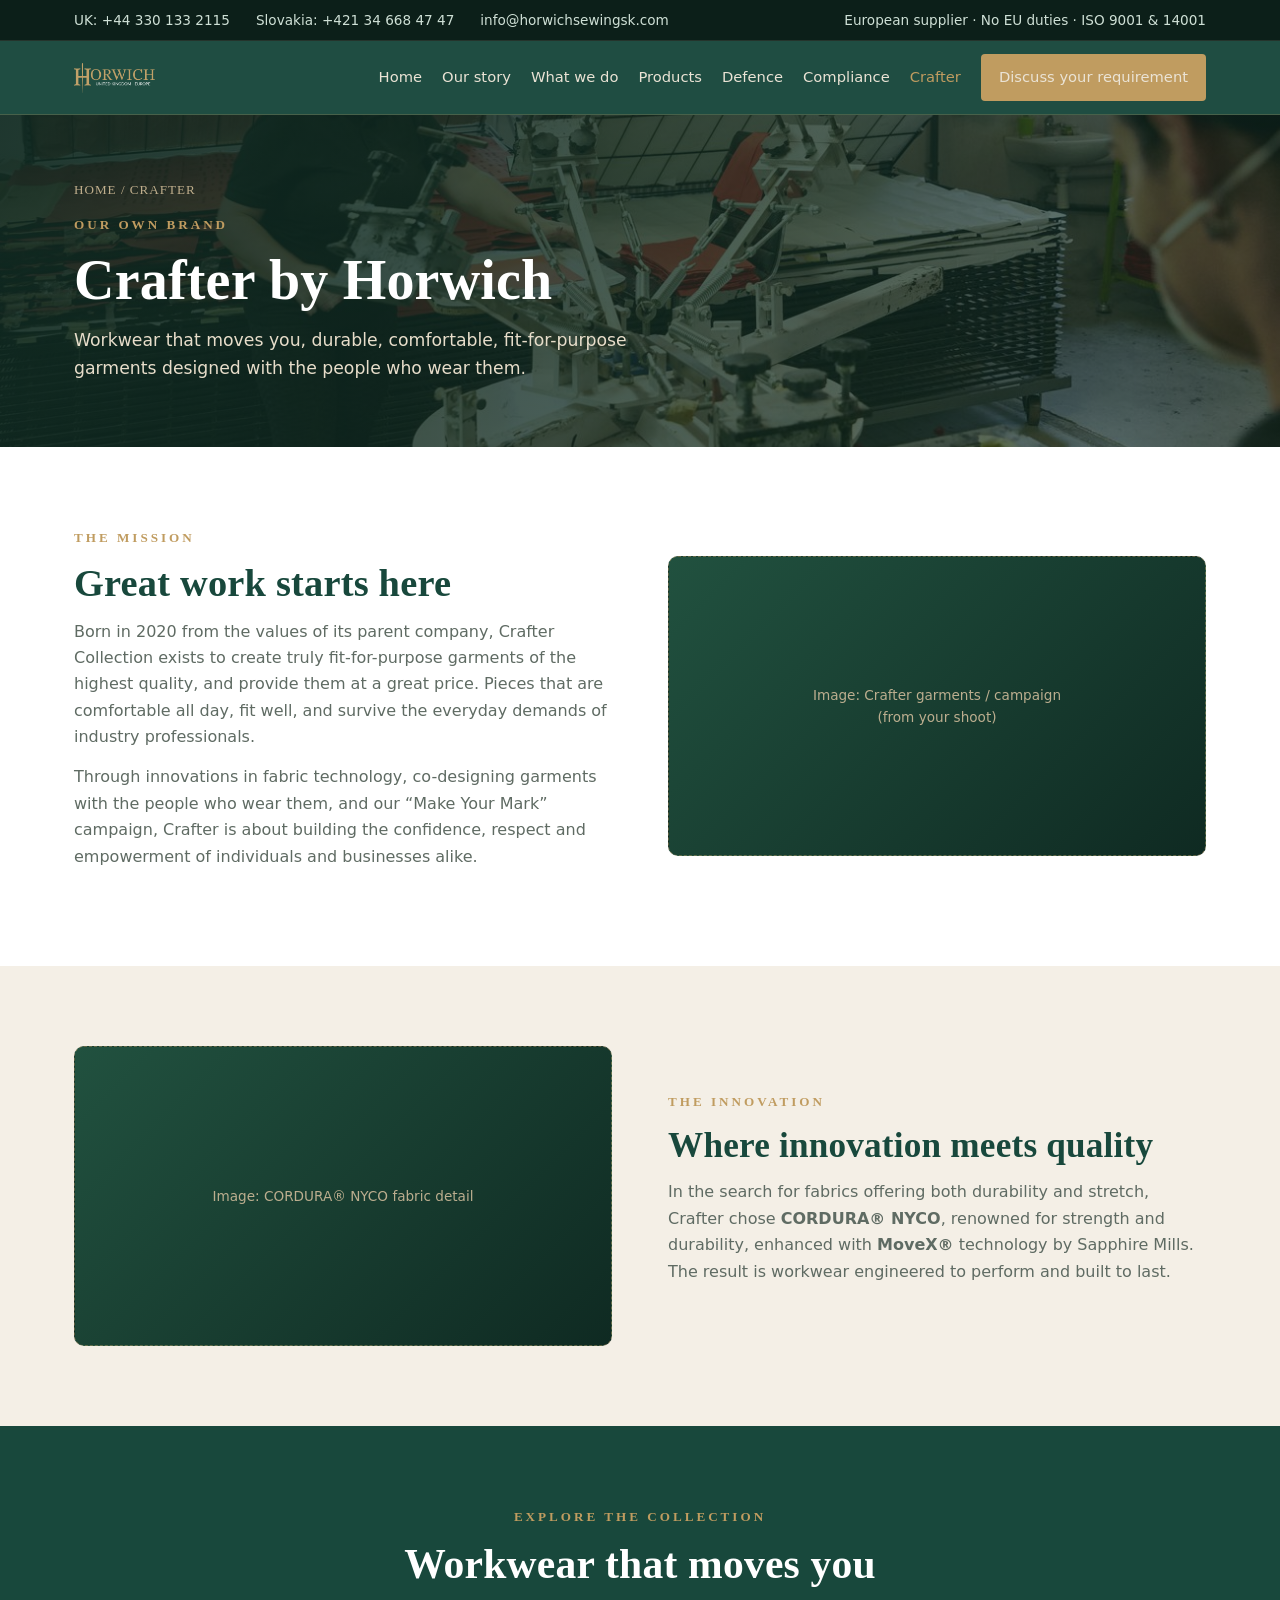
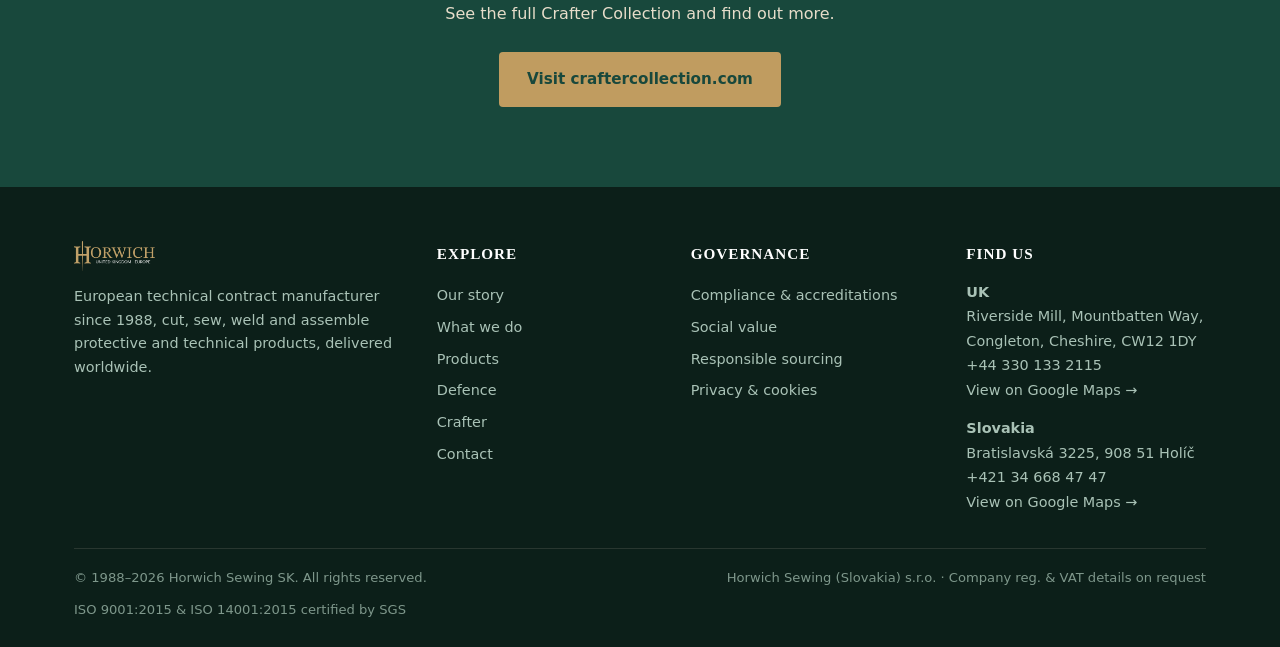
<file: crafter.html>
<!DOCTYPE html>
<html lang="en-GB">
<head>
<meta charset="UTF-8">
<meta name="viewport" content="width=device-width, initial-scale=1.0">
<meta http-equiv="Content-Security-Policy" content="default-src 'self'; script-src 'self' 'unsafe-inline'; style-src 'self' 'unsafe-inline' https://fonts.googleapis.com; font-src 'self' https://fonts.gstatic.com; img-src 'self' data:; media-src 'self'; object-src 'none'; base-uri 'self'; form-action 'self'; upgrade-insecure-requests">
<meta name="referrer" content="strict-origin-when-cross-origin">
<title>Crafter by Horwich · Workwear That Moves You | Horwich Sewing SK</title>
<meta name="description" content="Crafter Collection by Horwich Sewing SK, durable, comfortable workwear for industry professionals, built with CORDURA NYCO fabric and MoveX technology.">
<link rel="icon" href="assets/favicon.jpg">
<link rel="preconnect" href="https://fonts.googleapis.com">
<link rel="preconnect" href="https://fonts.gstatic.com" crossorigin>
<link rel="stylesheet" href="styles.css">
<link rel="canonical" href="https://www.horwichsewingsk.com/crafter.html">
<meta name="robots" content="index, follow, max-image-preview:large, max-snippet:-1">
<script>(function(){if(!/(^|\.)horwichsewingsk\.com$/i.test(location.hostname)){var m=document.querySelector('meta[name="robots"]');if(m)m.content='noindex, nofollow';}})();</script>
<meta property="og:type" content="website">
<meta property="og:site_name" content="Horwich Sewing SK">
<meta property="og:title" content="Crafter by Horwich · Workwear That Moves You | Horwich Sewing SK">
<meta property="og:description" content="Crafter Collection by Horwich Sewing SK, durable, comfortable workwear for industry professionals, built with CORDURA NYCO fabric and MoveX technology.">
<meta property="og:url" content="https://www.horwichsewingsk.com/crafter.html">
<meta property="og:image" content="https://www.horwichsewingsk.com/assets/og-image.png">
<meta property="og:image:width" content="1200">
<meta property="og:image:height" content="630">
<meta property="og:image:alt" content="Horwich Sewing SK, European technical contract manufacturer">
<meta property="og:locale" content="en_GB">
<meta name="twitter:card" content="summary_large_image">
<meta name="twitter:title" content="Crafter by Horwich · Workwear That Moves You | Horwich Sewing SK">
<meta name="twitter:description" content="Crafter Collection by Horwich Sewing SK, durable, comfortable workwear for industry professionals, built with CORDURA NYCO fabric and MoveX technology.">
<meta name="twitter:image" content="https://www.horwichsewingsk.com/assets/og-image.png">
<meta name="twitter:image:alt" content="Horwich Sewing SK, European technical contract manufacturer">
<script type="application/ld+json">{"@context":"https://schema.org","@graph":[{"@type":"Organization","@id":"https://www.horwichsewingsk.com/#organization","name":"Horwich Sewing SK","legalName":"Horwich Sewing (Slovakia) s.r.o.","url":"https://www.horwichsewingsk.com/","logo":"https://www.horwichsewingsk.com/assets/horwich-logo.png","image":"https://www.horwichsewingsk.com/assets/og-image.png","description":"European technical contract manufacturer since 1988. Protective and technical garments and sewn products: cut, sewn, high-frequency and ultrasonic welded, taped and assembled to specification. ISO 9001 and 14001 certified, delivered worldwide.","foundingDate":"1988","slogan":"First-class service, every time.","email":"info@horwichsewingsk.com","areaServed":"Worldwide","sameAs":["https://craftercollection.com"],"knowsAbout":["Technical contract manufacturing","Protective clothing","PPE","Fire-protective garments","Chemical protective clothing","High-frequency and ultrasonic welding","Taped seams","Workwear","Cut make and trim","Technical textiles"],"hasCertification":[{"@type":"Certification","name":"ISO 9001:2015","certificationIdentification":"SK17/2706","issuedBy":{"@type":"Organization","name":"SGS"}},{"@type":"Certification","name":"ISO 14001:2015","certificationIdentification":"SK23/00000132","issuedBy":{"@type":"Organization","name":"SGS"}}],"address":[{"@type":"PostalAddress","streetAddress":"Riverside Mill, Mountbatten Way","addressLocality":"Congleton","addressRegion":"Cheshire","postalCode":"CW12 1DY","addressCountry":"GB"},{"@type":"PostalAddress","streetAddress":"Bratislavská 3225","addressLocality":"Holíč","postalCode":"908 51","addressCountry":"SK"}],"contactPoint":[{"@type":"ContactPoint","telephone":"+44 330 133 2115","contactType":"sales","areaServed":"GB","email":"info@horwichsewingsk.com"},{"@type":"ContactPoint","telephone":"+421 34 668 47 47","contactType":"sales","areaServed":"SK"}]},{"@type":"WebSite","@id":"https://www.horwichsewingsk.com/#website","name":"Horwich Sewing SK","url":"https://www.horwichsewingsk.com/","publisher":{"@id":"https://www.horwichsewingsk.com/#organization"},"inLanguage":"en-GB"},{"@type":"WebPage","@id":"https://www.horwichsewingsk.com/crafter.html#webpage","url":"https://www.horwichsewingsk.com/crafter.html","name":"Crafter by Horwich · Workwear That Moves You | Horwich Sewing SK","description":"Crafter Collection by Horwich Sewing SK, durable, comfortable workwear for industry professionals, built with CORDURA NYCO fabric and MoveX technology.","isPartOf":{"@id":"https://www.horwichsewingsk.com/#website"},"about":{"@id":"https://www.horwichsewingsk.com/#organization"},"inLanguage":"en-GB","primaryImageOfPage":"https://www.horwichsewingsk.com/assets/og-image.png","breadcrumb":{"@id":"https://www.horwichsewingsk.com/crafter.html#breadcrumb"}},{"@type":"BreadcrumbList","@id":"https://www.horwichsewingsk.com/crafter.html#breadcrumb","itemListElement":[{"@type":"ListItem","position":1,"name":"Home","item":"https://www.horwichsewingsk.com/"},{"@type":"ListItem","position":2,"name":"Crafter","item":"https://www.horwichsewingsk.com/crafter.html"}]}]}</script>
<script type="application/ld+json">{"@context":"https://schema.org","@type":"Product","name":"Crafter Collection","brand":{"@type":"Brand","name":"Crafter"},"manufacturer":{"@id":"https://www.horwichsewingsk.com/#organization"},"category":"Workwear","material":"CORDURA NYCO with MoveX","url":"https://craftercollection.com","image":"https://www.horwichsewingsk.com/assets/og-image.png","description":"Crafter Collection by Horwich Sewing SK: durable, comfortable workwear for industry professionals, built with CORDURA NYCO fabric enhanced with MoveX technology by Sapphire Mills."}</script>
</head>
<body>

<div class="topbar"><div class="wrap">
  <a href="tel:+443301332115">UK: +44 330 133 2115</a>
  <a href="tel:+421346684747">Slovakia: +421 34 668 47 47</a>
  <a href="mailto:info@horwichsewingsk.com">info@horwichsewingsk.com</a>
  <span class="sep"></span><span>European supplier · No EU duties · ISO 9001 &amp; 14001</span>
</div></div>

<header><div class="wrap">
  <a href="index.html" class="logo"><img src="assets/horwich-logo.png" alt="Horwich Sewing SK"></a>
  <nav class="main">
    <a href="index.html">Home</a>
    <a href="about.html">Our story</a>
    <a href="what-we-do.html">What we do</a>
    <a href="products.html">Products</a>
    <a href="defence.html">Defence</a>
    <a href="compliance.html">Compliance</a>
    <a href="crafter.html" class="active">Crafter</a>
    <a href="contact.html" class="btn btn-gold" style="padding:9px 16px">Discuss your requirement</a>
  </nav>
  <button class="nav-toggle">&#9776;</button>
</div></header>

<section class="phero" style="background:linear-gradient(120deg,rgba(15,42,34,.92),rgba(15,42,34,.6)),url('assets/photos/embroidery.jpg') center/cover no-repeat"><div class="wrap">
  <div class="crumbs"><a href="index.html">Home</a> / Crafter</div>
  <div class="eyebrow">Our own brand</div>
  <h1>Crafter by Horwich</h1>
  <p>Workwear that moves you, durable, comfortable, fit-for-purpose garments designed with the people who wear them.</p>
</div></section>

<section>
  <div class="wrap split">
    <div>
      <div class="eyebrow">The mission</div>
      <h2 style="font-size:clamp(1.8rem,3.5vw,2.4rem);color:var(--green);font-weight:700;margin-bottom:14px">Great work starts here</h2>
      <p style="color:var(--grey);margin-bottom:14px">Born in 2020 from the values of its parent company, Crafter Collection exists to create truly fit-for-purpose garments of the highest quality, and provide them at a great price. Pieces that are comfortable all day, fit well, and survive the everyday demands of industry professionals.</p>
      <p style="color:var(--grey)">Through innovations in fabric technology, co-designing garments with the people who wear them, and our “Make Your Mark” campaign, Crafter is about building the confidence, respect and empowerment of individuals and businesses alike.</p>
    </div>
    <div class="imgph">Image: Crafter garments / campaign<br>(from your shoot)</div>
  </div>
</section>

<section class="soft">
  <div class="wrap split">
    <div class="imgph">Image: CORDURA® NYCO fabric detail</div>
    <div>
      <div class="eyebrow">The innovation</div>
      <h2 style="font-size:clamp(1.7rem,3.2vw,2.2rem);color:var(--green);font-weight:700;margin-bottom:14px">Where innovation meets quality</h2>
      <p style="color:var(--grey)">In the search for fabrics offering both durability and stretch, Crafter chose <strong>CORDURA® NYCO</strong>, renowned for strength and durability, enhanced with <strong>MoveX®</strong> technology by Sapphire Mills. The result is workwear engineered to perform and built to last.</p>
    </div>
  </div>
</section>

<section class="crafter">
  <div class="wrap">
    <div class="eyebrow" style="color:var(--gold)">Explore the collection</div>
    <h2 style="font-size:clamp(1.9rem,4vw,2.6rem);font-weight:700">Workwear that moves you</h2>
    <p>See the full Crafter Collection and find out more.</p>
    <a href="https://craftercollection.com" class="btn btn-gold">Visit craftercollection.com</a>
  </div>
</section>

<footer>
  <div class="wrap">
    <div class="cols">
      <div><div class="footlogo"><img src="assets/horwich-logo.png" alt="Horwich Sewing SK"></div>
        <p style="max-width:340px">European technical contract manufacturer since 1988, cut, sew, weld and assemble protective and technical products, delivered worldwide.</p></div>
      <div><h4>Explore</h4><nav>
        <a href="about.html">Our story</a><a href="what-we-do.html">What we do</a>
        <a href="products.html">Products</a><a href="defence.html">Defence</a>
        <a href="crafter.html">Crafter</a><a href="contact.html">Contact</a></nav></div>
      <div><h4>Governance</h4><nav>
        <a href="compliance.html">Compliance &amp; accreditations</a><a href="social-value.html">Social value</a>
        <a href="responsible-sourcing.html">Responsible sourcing</a><a href="privacy.html">Privacy &amp; cookies</a></nav></div>
      <div><h4>Find us</h4>
        <address><strong>UK</strong><br>Riverside Mill, Mountbatten Way,<br>Congleton, Cheshire, CW12 1DY<br><a href="tel:+443301332115">+44 330 133 2115</a><br><a href="https://www.google.com/maps/search/?api=1&amp;query=Riverside+Mill%2C+Mountbatten+Way%2C+Congleton%2C+Cheshire+CW12+1DY" target="_blank" rel="noopener noreferrer">View on Google Maps →</a></address>
        <address style="margin-top:14px"><strong>Slovakia</strong><br>Bratislavská 3225, 908 51 Holíč<br><a href="tel:+421346684747">+421 34 668 47 47</a><br><a href="https://www.google.com/maps/search/?api=1&amp;query=Bratislavsk%C3%A1+3225%2C+908+51+Hol%C3%AD%C4%8D%2C+Slovakia" target="_blank" rel="noopener noreferrer">View on Google Maps →</a></address></div>
    </div>
    <div class="foot-bot"><span>© 1988–2026 Horwich Sewing SK. All rights reserved.</span><span>Horwich Sewing (Slovakia) s.r.o. · Company reg. &amp; VAT details on request</span><span>ISO 9001:2015 &amp; ISO 14001:2015 certified by SGS</span></div>
  </div>
</footer>
<script>document.querySelector('.nav-toggle').addEventListener('click',function(){var n=document.querySelector('nav.main');n.style.display=(n.style.display==='flex')?'none':'flex';n.style.flexDirection='column';n.style.position='absolute';n.style.top='62px';n.style.right='24px';n.style.background='#18483C';n.style.padding='16px 22px';n.style.borderRadius='8px';n.style.gap='14px';});</script>
</body>
</html>
</file>
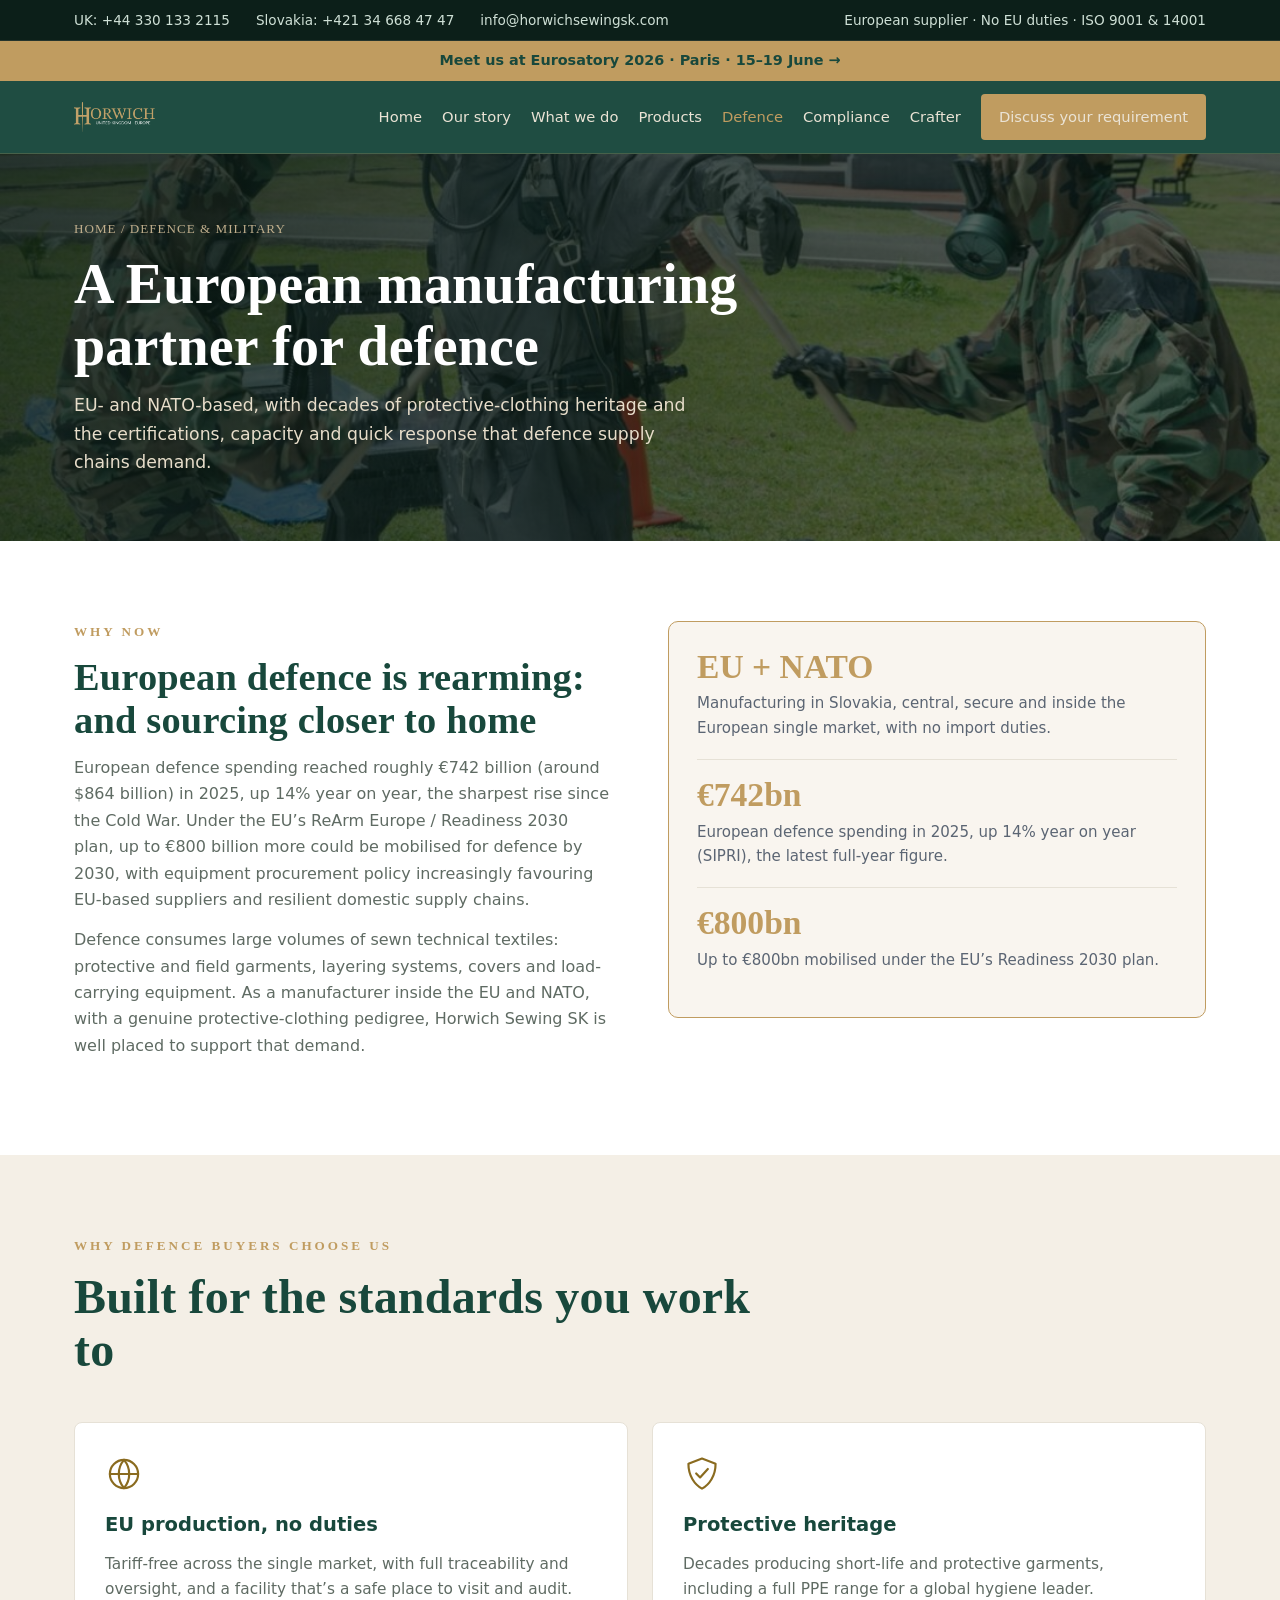
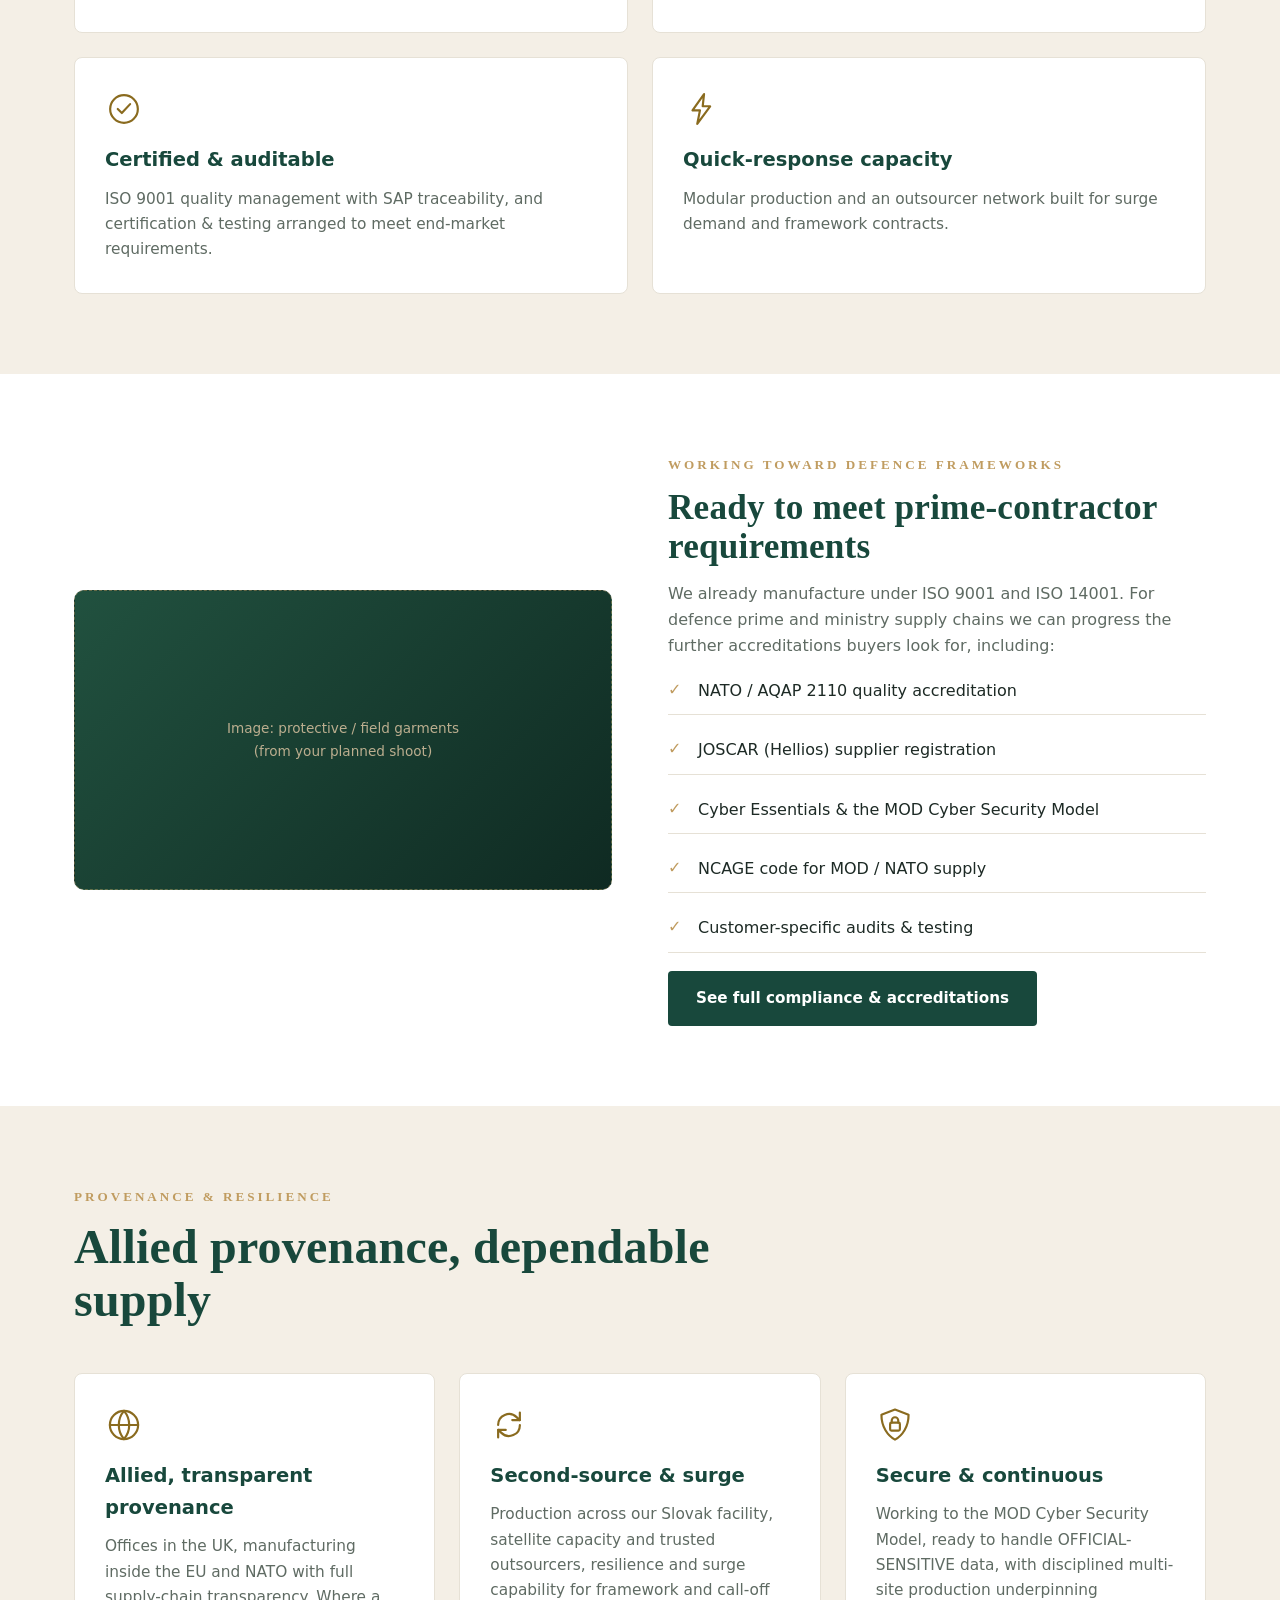
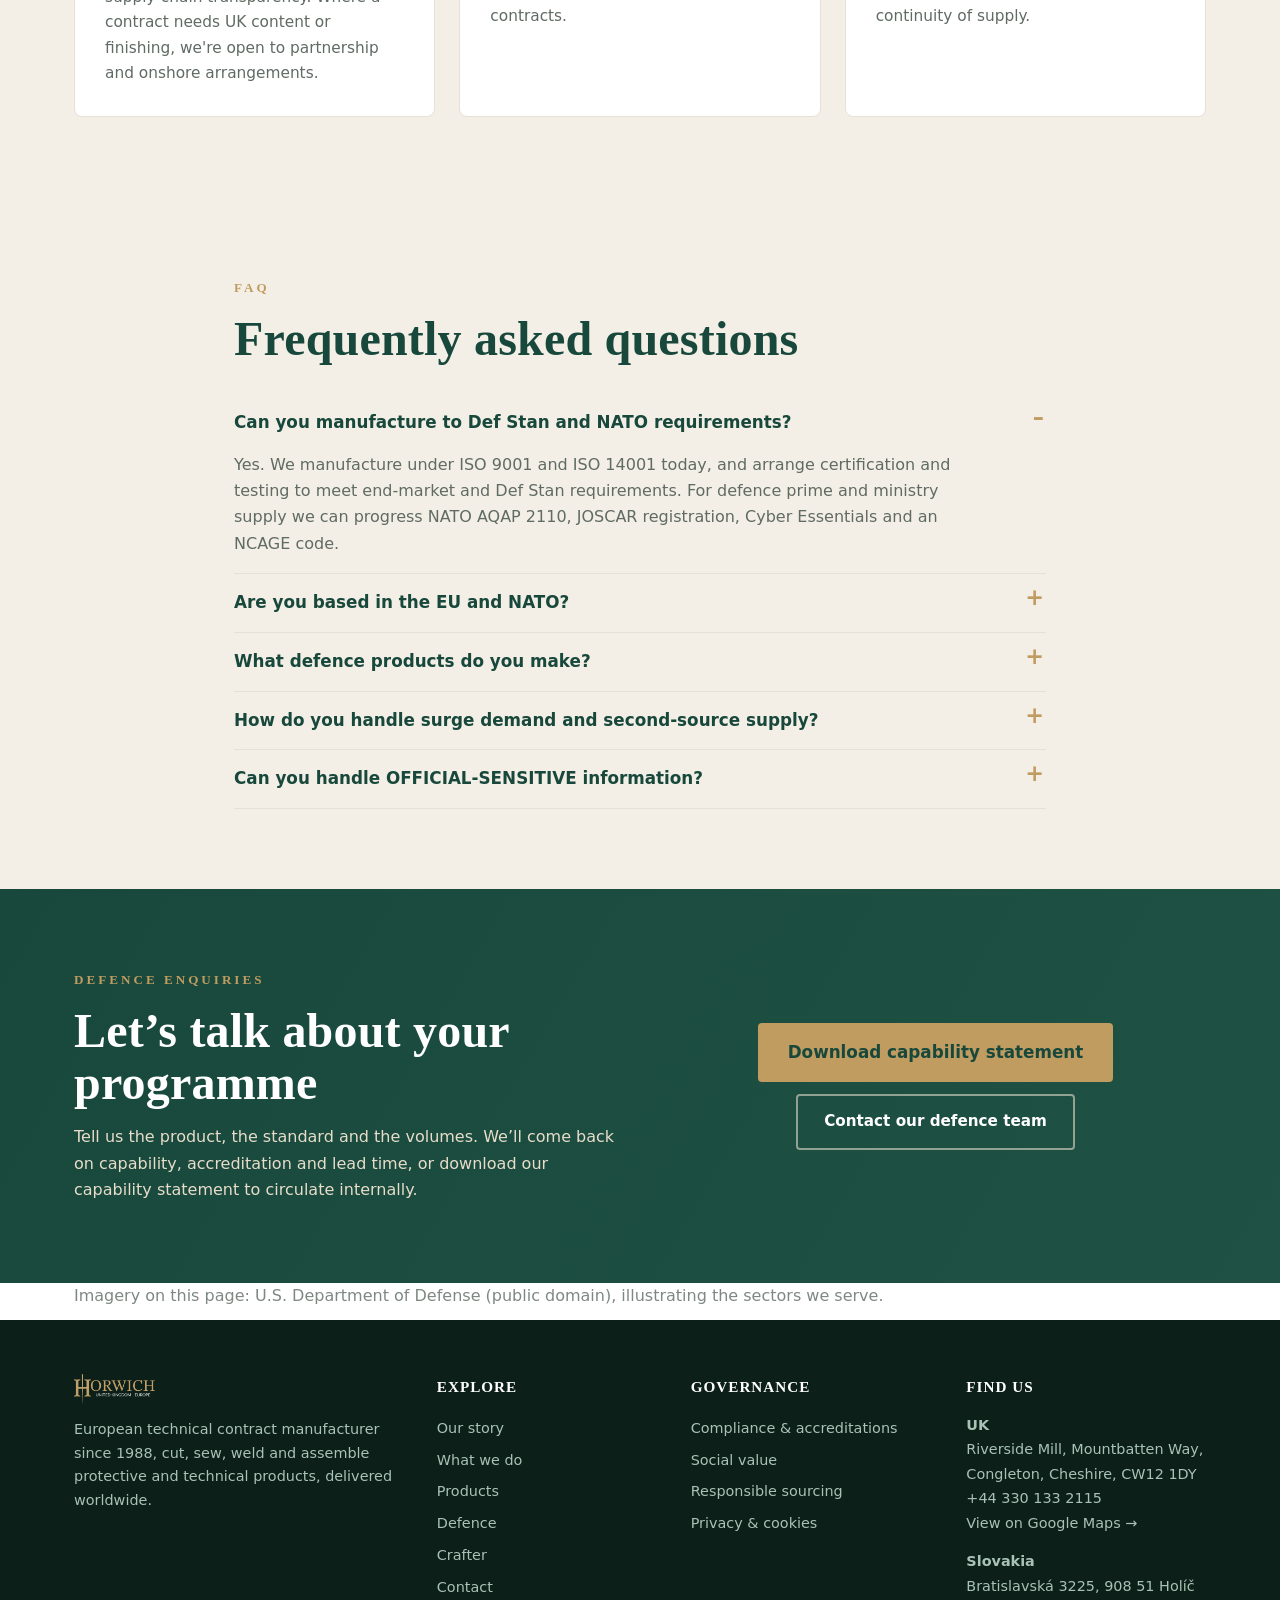
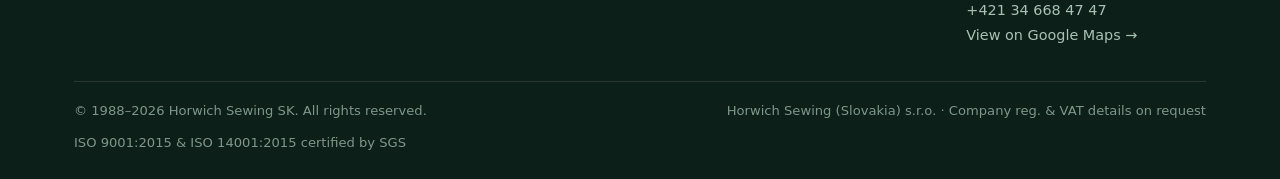
<file: defence.html>
<!DOCTYPE html>
<html lang="en-GB">
<head>
<meta charset="UTF-8">
<meta name="viewport" content="width=device-width, initial-scale=1.0">
<meta http-equiv="Content-Security-Policy" content="default-src 'self'; script-src 'self' 'unsafe-inline'; style-src 'self' 'unsafe-inline' https://fonts.googleapis.com; font-src 'self' https://fonts.gstatic.com; img-src 'self' data:; media-src 'self'; object-src 'none'; base-uri 'self'; form-action 'self'; upgrade-insecure-requests">
<meta name="referrer" content="strict-origin-when-cross-origin">
<title>Defence &amp; Military Technical Manufacturing · Horwich Sewing SK</title>
<meta name="description" content="An EU- and NATO-based technical manufacturer for European defence supply chains. Protective and field clothing, sewn and welded assemblies, ISO 9001 quality, quick-response surge capacity, no EU duties.">
<link rel="icon" href="assets/favicon.jpg">
<link rel="preconnect" href="https://fonts.googleapis.com">
<link rel="preconnect" href="https://fonts.gstatic.com" crossorigin>
<link rel="stylesheet" href="styles.css">
<link rel="canonical" href="https://www.horwichsewingsk.com/defence.html">
<meta name="robots" content="index, follow, max-image-preview:large, max-snippet:-1">
<script>(function(){if(!/(^|\.)horwichsewingsk\.com$/i.test(location.hostname)){var m=document.querySelector('meta[name="robots"]');if(m)m.content='noindex, nofollow';}})();</script>
<meta property="og:type" content="website">
<meta property="og:site_name" content="Horwich Sewing SK">
<meta property="og:title" content="Defence &amp; Military Technical Manufacturing · Horwich Sewing SK">
<meta property="og:description" content="An EU- and NATO-based technical manufacturer for European defence supply chains. Protective and field clothing, sewn and welded assemblies, ISO 9001 quality, quick-response surge capacity, no EU duties.">
<meta property="og:url" content="https://www.horwichsewingsk.com/defence.html">
<meta property="og:image" content="https://www.horwichsewingsk.com/assets/og-image.png">
<meta property="og:image:width" content="1200">
<meta property="og:image:height" content="630">
<meta property="og:image:alt" content="Horwich Sewing SK, European technical contract manufacturer">
<meta property="og:locale" content="en_GB">
<meta name="twitter:card" content="summary_large_image">
<meta name="twitter:title" content="Defence &amp; Military Technical Manufacturing · Horwich Sewing SK">
<meta name="twitter:description" content="An EU- and NATO-based technical manufacturer for European defence supply chains. Protective and field clothing, sewn and welded assemblies, ISO 9001 quality, quick-response surge capacity, no EU duties.">
<meta name="twitter:image" content="https://www.horwichsewingsk.com/assets/og-image.png">
<meta name="twitter:image:alt" content="Horwich Sewing SK, European technical contract manufacturer">
<script type="application/ld+json">{"@context":"https://schema.org","@graph":[{"@type":"Organization","@id":"https://www.horwichsewingsk.com/#organization","name":"Horwich Sewing SK","legalName":"Horwich Sewing (Slovakia) s.r.o.","url":"https://www.horwichsewingsk.com/","logo":"https://www.horwichsewingsk.com/assets/horwich-logo.png","image":"https://www.horwichsewingsk.com/assets/og-image.png","description":"European technical contract manufacturer since 1988. Protective and technical garments and sewn products: cut, sewn, high-frequency and ultrasonic welded, taped and assembled to specification. ISO 9001 and 14001 certified, delivered worldwide.","foundingDate":"1988","slogan":"First-class service, every time.","email":"info@horwichsewingsk.com","areaServed":"Worldwide","sameAs":["https://craftercollection.com"],"knowsAbout":["Technical contract manufacturing","Protective clothing","PPE","Fire-protective garments","Chemical protective clothing","High-frequency and ultrasonic welding","Taped seams","Workwear","Cut make and trim","Technical textiles"],"hasCertification":[{"@type":"Certification","name":"ISO 9001:2015","certificationIdentification":"SK17/2706","issuedBy":{"@type":"Organization","name":"SGS"}},{"@type":"Certification","name":"ISO 14001:2015","certificationIdentification":"SK23/00000132","issuedBy":{"@type":"Organization","name":"SGS"}}],"address":[{"@type":"PostalAddress","streetAddress":"Riverside Mill, Mountbatten Way","addressLocality":"Congleton","addressRegion":"Cheshire","postalCode":"CW12 1DY","addressCountry":"GB"},{"@type":"PostalAddress","streetAddress":"Bratislavská 3225","addressLocality":"Holíč","postalCode":"908 51","addressCountry":"SK"}],"contactPoint":[{"@type":"ContactPoint","telephone":"+44 330 133 2115","contactType":"sales","areaServed":"GB","email":"info@horwichsewingsk.com"},{"@type":"ContactPoint","telephone":"+421 34 668 47 47","contactType":"sales","areaServed":"SK"}]},{"@type":"WebSite","@id":"https://www.horwichsewingsk.com/#website","name":"Horwich Sewing SK","url":"https://www.horwichsewingsk.com/","publisher":{"@id":"https://www.horwichsewingsk.com/#organization"},"inLanguage":"en-GB"},{"@type":"WebPage","@id":"https://www.horwichsewingsk.com/defence.html#webpage","url":"https://www.horwichsewingsk.com/defence.html","name":"Defence & Military Technical Manufacturing · Horwich Sewing SK","description":"An EU- and NATO-based technical manufacturer for European defence supply chains. Protective and field clothing, sewn and welded assemblies, ISO 9001 quality, quick-response surge capacity, no EU duties.","isPartOf":{"@id":"https://www.horwichsewingsk.com/#website"},"about":{"@id":"https://www.horwichsewingsk.com/#organization"},"inLanguage":"en-GB","primaryImageOfPage":"https://www.horwichsewingsk.com/assets/og-image.png","breadcrumb":{"@id":"https://www.horwichsewingsk.com/defence.html#breadcrumb"}},{"@type":"BreadcrumbList","@id":"https://www.horwichsewingsk.com/defence.html#breadcrumb","itemListElement":[{"@type":"ListItem","position":1,"name":"Home","item":"https://www.horwichsewingsk.com/"},{"@type":"ListItem","position":2,"name":"Defence & military","item":"https://www.horwichsewingsk.com/defence.html"}]}]}</script>
</head>
<body>

<div class="topbar"><div class="wrap">
  <a href="tel:+443301332115">UK: +44 330 133 2115</a>
  <a href="tel:+421346684747">Slovakia: +421 34 668 47 47</a>
  <a href="mailto:info@horwichsewingsk.com">info@horwichsewingsk.com</a>
  <span class="sep"></span><span>European supplier · No EU duties · ISO 9001 &amp; 14001</span>
</div></div>

<div style="background:var(--gold);text-align:center;padding:8px 16px;font-size:.9rem;font-weight:600"><a href="eurosatory.html" style="color:var(--green)">Meet us at Eurosatory 2026 · Paris · 15–19 June →</a></div>
<header><div class="wrap">
  <a href="index.html" class="logo"><img src="assets/horwich-logo.png" alt="Horwich Sewing SK"></a>
  <nav class="main">
    <a href="index.html">Home</a>
    <a href="about.html">Our story</a>
    <a href="what-we-do.html">What we do</a>
    <a href="products.html">Products</a>
    <a href="defence.html" class="active">Defence</a>
    <a href="compliance.html">Compliance</a>
    <a href="crafter.html">Crafter</a>
    <a href="contact.html" class="btn btn-gold" style="padding:9px 16px">Discuss your requirement</a>
  </nav>
  <button class="nav-toggle">&#9776;</button>
</div></header>

<section class="phero" style="background:linear-gradient(120deg,rgba(11,28,22,.85),rgba(11,28,22,.62)),url('assets/sectors/photos/defence-decon.jpg') center/cover no-repeat"><div class="wrap">
  <div class="crumbs"><a href="index.html">Home</a> / Defence &amp; military</div>
  <h1>A European manufacturing<br>partner for defence</h1>
  <p>EU- and NATO-based, with decades of protective-clothing heritage and the certifications, capacity and quick response that defence supply chains demand.</p>
</div></section>

<!-- context -->
<section>
  <div class="wrap split">
    <div>
      <div class="eyebrow">Why now</div>
      <h2 style="font-size:clamp(1.8rem,3.5vw,2.4rem);color:var(--green);font-weight:700;margin-bottom:14px">European defence is rearming: and sourcing closer to home</h2>
      <p style="color:var(--grey);margin-bottom:14px">European defence spending reached roughly €742 billion (around $864 billion) in 2025, up 14% year on year, the sharpest rise since the Cold War. Under the EU’s ReArm Europe / Readiness 2030 plan, up to €800 billion more could be mobilised for defence by 2030, with equipment procurement policy increasingly favouring EU-based suppliers and resilient domestic supply chains.</p>
      <p style="color:var(--grey)">Defence consumes large volumes of sewn technical textiles: protective and field garments, layering systems, covers and load-carrying equipment. As a manufacturer inside the EU and NATO, with a genuine protective-clothing pedigree, Horwich Sewing SK is well placed to support that demand.</p>
    </div>
    <div class="badge-eu" style="background:rgba(192,156,96,.10);align-self:start">
      <div class="big">EU + NATO</div>
      <p style="color:#5b6573">Manufacturing in Slovakia, central, secure and inside the European single market, with no import duties.</p>
      <hr style="border:0;border-top:1px solid var(--line);margin:18px 0">
      <div class="big">€742bn</div>
      <p style="color:#5b6573">European defence spending in 2025, up 14% year on year (SIPRI), the latest full-year figure.</p>
      <hr style="border:0;border-top:1px solid var(--line);margin:18px 0">
      <div class="big">€800bn</div>
      <p style="color:#5b6573">Up to €800bn mobilised under the EU’s Readiness 2030 plan.</p>
    </div>
  </div>
</section>

<!-- why us for defence -->
<section class="soft">
  <div class="wrap">
    <div class="head"><div class="eyebrow">Why defence buyers choose us</div><h2>Built for the standards you work to</h2></div>
    <div class="grid g2">
      <div class="card"><div class="ico"><svg viewBox="0 0 28 28" fill="none" stroke="currentColor" stroke-width="1.6" stroke-linecap="round" stroke-linejoin="round" aria-hidden="true"><circle cx="14" cy="14" r="10.4"/><path d="M3.6 14 H24.4"/><path d="M14 3.6 a16 16 0 0 1 0 20.8 a16 16 0 0 1 0 -20.8"/></svg></div><h3>EU production, no duties</h3><p>Tariff-free across the single market, with full traceability and oversight, and a facility that’s a safe place to visit and audit.</p></div>
      <div class="card"><div class="ico"><svg viewBox="0 0 28 28" fill="none" stroke="currentColor" stroke-width="1.6" stroke-linecap="round" stroke-linejoin="round" aria-hidden="true"><path d="M14 2.6 L24 6.4 C24 15.4 19.4 21.8 14 24.8 C8.6 21.8 4 15.4 4 6.4 Z"/><path d="M9.7 13.6 l2.9 2.9 l5.7-6.2"/></svg></div><h3>Protective heritage</h3><p>Decades producing short-life and protective garments, including a full PPE range for a global hygiene leader.</p></div>
      <div class="card"><div class="ico"><svg viewBox="0 0 28 28" fill="none" stroke="currentColor" stroke-width="1.6" stroke-linecap="round" stroke-linejoin="round" aria-hidden="true"><circle cx="14" cy="14" r="10.2"/><path d="M9.4 14 l3 3 l6.1-6.6"/></svg></div><h3>Certified &amp; auditable</h3><p>ISO 9001 quality management with SAP traceability, and certification &amp; testing arranged to meet end-market requirements.</p></div>
      <div class="card"><div class="ico"><svg viewBox="0 0 28 28" fill="none" stroke="currentColor" stroke-width="1.6" stroke-linecap="round" stroke-linejoin="round" aria-hidden="true"><path d="M15.5 3 L7 15 h5.5 l-2 10 l9.5-13 H14.5 Z"/></svg></div><h3>Quick-response capacity</h3><p>Modular production and an outsourcer network built for surge demand and framework contracts.</p></div>
    </div>
  </div>
</section>

<!-- accreditation roadmap -->
<section>
  <div class="wrap split">
    <div class="imgph">Image: protective / field garments<br>(from your planned shoot)</div>
    <div>
      <div class="eyebrow">Working toward defence frameworks</div>
      <h2 style="font-size:clamp(1.7rem,3.2vw,2.2rem);color:var(--green);font-weight:700;margin-bottom:14px">Ready to meet prime-contractor requirements</h2>
      <p style="color:var(--grey);margin-bottom:8px">We already manufacture under ISO 9001 and ISO 14001. For defence prime and ministry supply chains we can progress the further accreditations buyers look for, including:</p>
      <ul class="caps" style="grid-template-columns:1fr">
        <li>NATO / AQAP 2110 quality accreditation</li>
        <li>JOSCAR (Hellios) supplier registration</li>
        <li>Cyber Essentials &amp; the MOD Cyber Security Model</li>
        <li>NCAGE code for MOD / NATO supply</li>
        <li>Customer-specific audits &amp; testing</li>
      </ul>
      <a href="compliance.html" class="btn btn-dark" style="margin-top:18px">See full compliance &amp; accreditations</a>
    </div>
  </div>
</section>

<!-- provenance & resilience -->
<section class="soft">
  <div class="wrap">
    <div class="head"><div class="eyebrow">Provenance &amp; resilience</div><h2>Allied provenance, dependable supply</h2></div>
    <div class="grid g3">
      <div class="card"><div class="ico"><svg viewBox="0 0 28 28" fill="none" stroke="currentColor" stroke-width="1.6" stroke-linecap="round" stroke-linejoin="round" aria-hidden="true"><circle cx="14" cy="14" r="10.4"/><path d="M3.6 14 H24.4"/><path d="M14 3.6 a16 16 0 0 1 0 20.8 a16 16 0 0 1 0 -20.8"/></svg></div><h3>Allied, transparent provenance</h3><p>Offices in the UK, manufacturing inside the EU and NATO with full supply-chain transparency. Where a contract needs UK content or finishing, we're open to partnership and onshore arrangements.</p></div>
      <div class="card"><div class="ico"><svg viewBox="0 0 28 28" fill="none" stroke="currentColor" stroke-width="1.6" stroke-linecap="round" stroke-linejoin="round" aria-hidden="true"><path d="M6 14 a8 8 0 0 1 13.6-5.8 L22 10.4"/><path d="M22 4.8 v5.6 h-5.6"/><path d="M22 14 a8 8 0 0 1 -13.6 5.8 L6 17.6"/><path d="M6 23.2 v-5.6 h5.6"/></svg></div><h3>Second-source &amp; surge</h3><p>Production across our Slovak facility, satellite capacity and trusted outsourcers, resilience and surge capability for framework and call-off contracts.</p></div>
      <div class="card"><div class="ico"><svg viewBox="0 0 28 28" fill="none" stroke="currentColor" stroke-width="1.6" stroke-linecap="round" stroke-linejoin="round" aria-hidden="true"><path d="M14 2.6 L24 6.4 C24 15.4 19.4 21.8 14 24.8 C8.6 21.8 4 15.4 4 6.4 Z"/><rect x="10.4" y="12.2" width="7.2" height="6" rx="1"/><path d="M11.6 12.2 v-1.5 a2.4 2.4 0 0 1 4.8 0 V12.2"/></svg></div><h3>Secure &amp; continuous</h3><p>Working to the MOD Cyber Security Model, ready to handle OFFICIAL-SENSITIVE data, with disciplined multi-site production underpinning continuity of supply.</p></div>
    </div>
  </div>
</section>

<!-- FAQ -->
<section class="soft" id="faq">
  <div class="wrap" style="max-width:860px">
    <div class="head" style="margin-bottom:28px"><div class="eyebrow">FAQ</div><h2>Frequently asked questions</h2></div>
    <details class="faq" open><summary>Can you manufacture to Def Stan and NATO requirements?</summary><p>Yes. We manufacture under ISO 9001 and ISO 14001 today, and arrange certification and testing to meet end-market and Def Stan requirements. For defence prime and ministry supply we can progress NATO AQAP 2110, JOSCAR registration, Cyber Essentials and an NCAGE code.</p></details>
    <details class="faq"><summary>Are you based in the EU and NATO?</summary><p>Both. Our UK office is in Congleton, Cheshire, and we manufacture in Holíč, Slovakia, inside the EU and NATO single market, with no import duties across the EU.</p></details>
    <details class="faq"><summary>What defence products do you make?</summary><p>Protective and field clothing, layering systems, covers, load-carrying equipment and other technical sewn and welded assemblies, made to your specification and standards.</p></details>
    <details class="faq"><summary>How do you handle surge demand and second-source supply?</summary><p>Modular production across our Slovak facility, satellite capacity and a network of trusted outsourcers gives us resilience and surge capability for framework and call-off contracts.</p></details>
    <details class="faq"><summary>Can you handle OFFICIAL-SENSITIVE information?</summary><p>We work to the MOD Cyber Security Model and are ready to handle OFFICIAL-SENSITIVE data, with disciplined multi-site production underpinning continuity of supply.</p></details>
  </div>
</section>
<script type="application/ld+json">{"@context":"https://schema.org","@type":"FAQPage","mainEntity":[{"@type":"Question","name":"Can you manufacture to Def Stan and NATO requirements?","acceptedAnswer":{"@type":"Answer","text":"Yes. We manufacture under ISO 9001 and ISO 14001 today, and arrange certification and testing to meet end-market and Def Stan requirements. For defence prime and ministry supply we can progress NATO AQAP 2110, JOSCAR registration, Cyber Essentials and an NCAGE code."}},{"@type":"Question","name":"Are you based in the EU and NATO?","acceptedAnswer":{"@type":"Answer","text":"Both. Our UK office is in Congleton, Cheshire, and we manufacture in Holíč, Slovakia, inside the EU and NATO single market, with no import duties across the EU."}},{"@type":"Question","name":"What defence products do you make?","acceptedAnswer":{"@type":"Answer","text":"Protective and field clothing, layering systems, covers, load-carrying equipment and other technical sewn and welded assemblies, made to your specification and standards."}},{"@type":"Question","name":"How do you handle surge demand and second-source supply?","acceptedAnswer":{"@type":"Answer","text":"Modular production across our Slovak facility, satellite capacity and a network of trusted outsourcers gives us resilience and surge capability for framework and call-off contracts."}},{"@type":"Question","name":"Can you handle OFFICIAL-SENSITIVE information?","acceptedAnswer":{"@type":"Answer","text":"We work to the MOD Cyber Security Model and are ready to handle OFFICIAL-SENSITIVE data, with disciplined multi-site production underpinning continuity of supply."}}]}</script>

<section class="cta"><div class="wrap">
  <div><div class="eyebrow">Defence enquiries</div><h2>Let’s talk about your programme</h2>
    <p>Tell us the product, the standard and the volumes. We’ll come back on capability, accreditation and lead time, or download our capability statement to circulate internally.</p></div>
  <div style="text-align:center;align-self:center">
    <a href="assets/Horwich_Defence_Capability_Statement.pdf" class="btn btn-gold" style="font-size:1.05rem;padding:14px 28px;margin-bottom:12px">Download capability statement</a><br>
    <a href="contact.html" class="btn btn-ghost">Contact our defence team</a>
  </div>
</div></section>

<p class="small" style="max-width:1180px;margin:0 auto;padding:0 24px 10px;color:var(--grey);opacity:.8">Imagery on this page: U.S. Department of Defense (public domain), illustrating the sectors we serve.</p>
<footer>
  <div class="wrap">
    <div class="cols">
      <div><div class="footlogo"><img src="assets/horwich-logo.png" alt="Horwich Sewing SK"></div>
        <p style="max-width:340px">European technical contract manufacturer since 1988, cut, sew, weld and assemble protective and technical products, delivered worldwide.</p></div>
      <div><h4>Explore</h4><nav>
        <a href="about.html">Our story</a><a href="what-we-do.html">What we do</a>
        <a href="products.html">Products</a><a href="defence.html">Defence</a>
        <a href="crafter.html">Crafter</a><a href="contact.html">Contact</a></nav></div>
      <div><h4>Governance</h4><nav>
        <a href="compliance.html">Compliance &amp; accreditations</a><a href="social-value.html">Social value</a>
        <a href="responsible-sourcing.html">Responsible sourcing</a><a href="privacy.html">Privacy &amp; cookies</a></nav></div>
      <div><h4>Find us</h4>
        <address><strong>UK</strong><br>Riverside Mill, Mountbatten Way,<br>Congleton, Cheshire, CW12 1DY<br><a href="tel:+443301332115">+44 330 133 2115</a><br><a href="https://www.google.com/maps/search/?api=1&amp;query=Riverside+Mill%2C+Mountbatten+Way%2C+Congleton%2C+Cheshire+CW12+1DY" target="_blank" rel="noopener noreferrer">View on Google Maps →</a></address>
        <address style="margin-top:14px"><strong>Slovakia</strong><br>Bratislavská 3225, 908 51 Holíč<br><a href="tel:+421346684747">+421 34 668 47 47</a><br><a href="https://www.google.com/maps/search/?api=1&amp;query=Bratislavsk%C3%A1+3225%2C+908+51+Hol%C3%AD%C4%8D%2C+Slovakia" target="_blank" rel="noopener noreferrer">View on Google Maps →</a></address></div>
    </div>
    <div class="foot-bot"><span>© 1988–2026 Horwich Sewing SK. All rights reserved.</span><span>Horwich Sewing (Slovakia) s.r.o. · Company reg. &amp; VAT details on request</span><span>ISO 9001:2015 &amp; ISO 14001:2015 certified by SGS</span></div>
  </div>
</footer>
<script>document.querySelector('.nav-toggle').addEventListener('click',function(){var n=document.querySelector('nav.main');n.style.display=(n.style.display==='flex')?'none':'flex';n.style.flexDirection='column';n.style.position='absolute';n.style.top='62px';n.style.right='24px';n.style.background='#18483C';n.style.padding='16px 22px';n.style.borderRadius='8px';n.style.gap='14px';});</script>
</body>
</html>
</file>
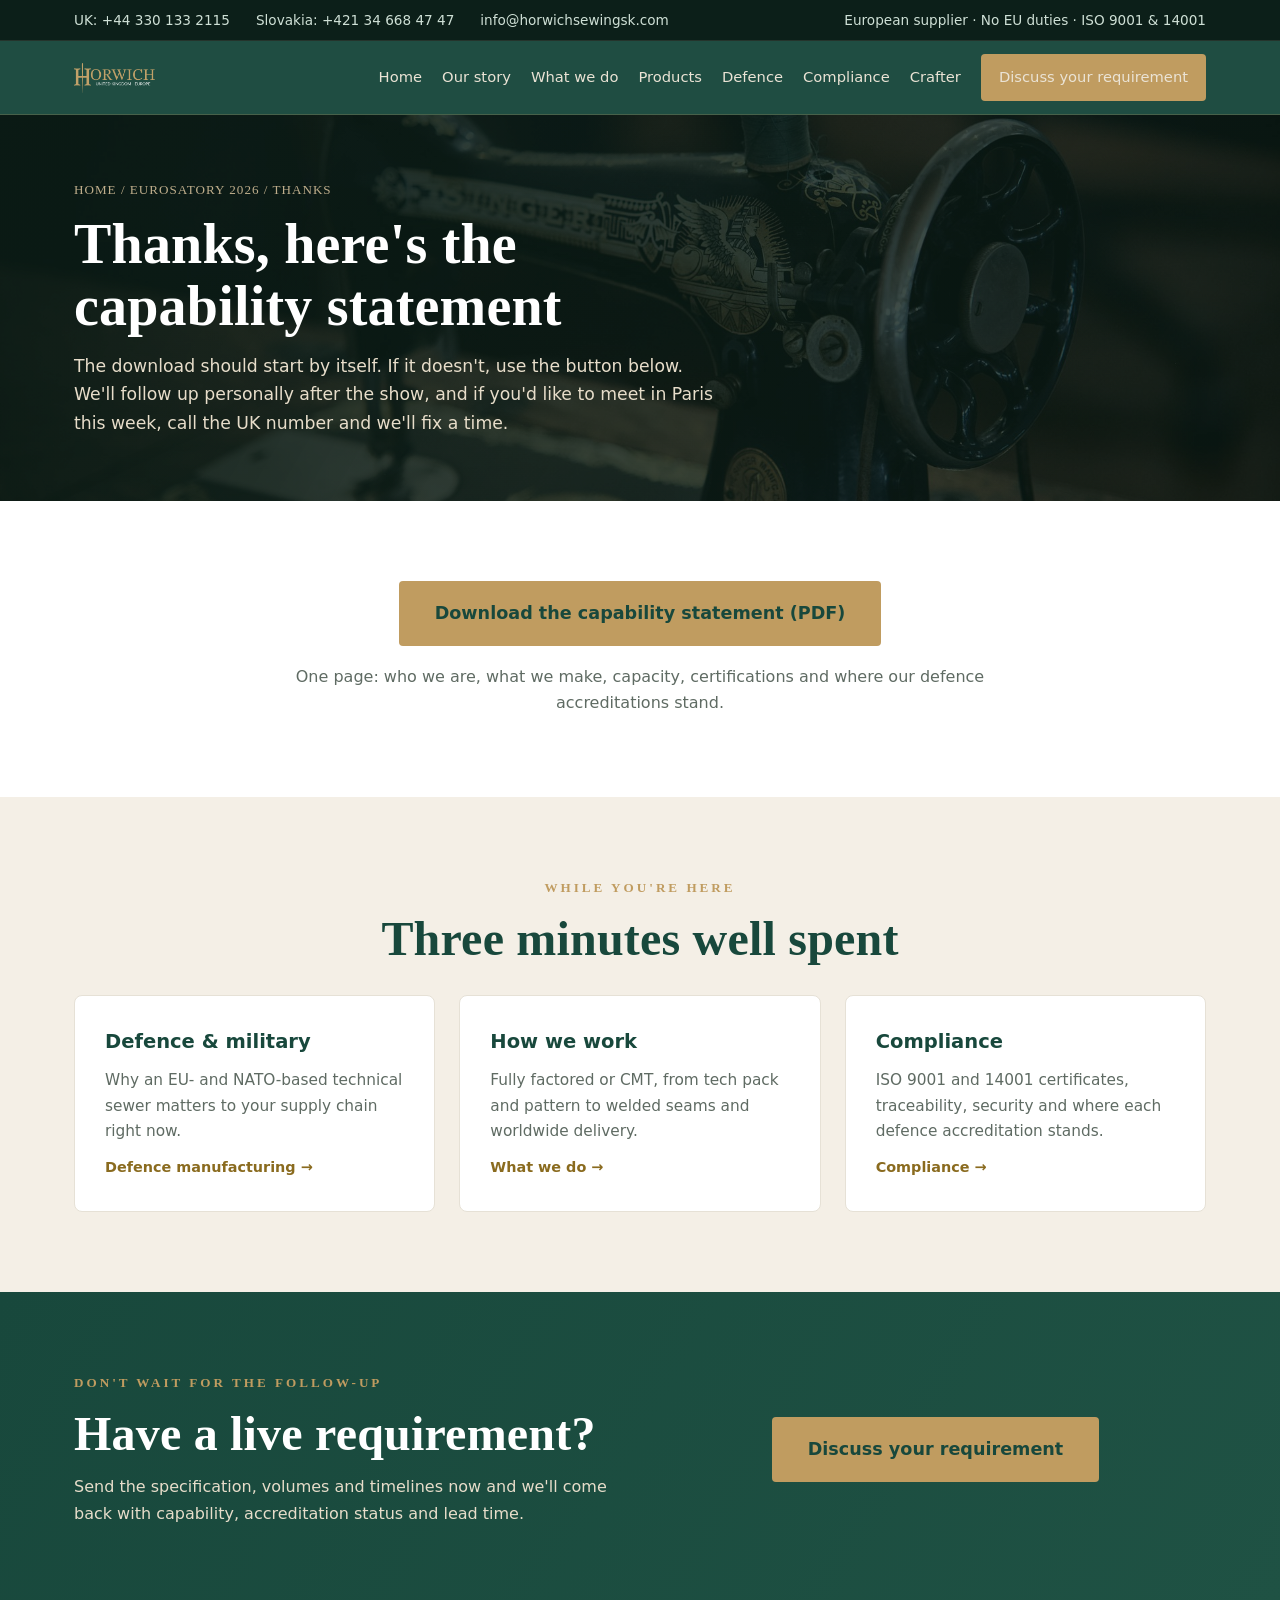
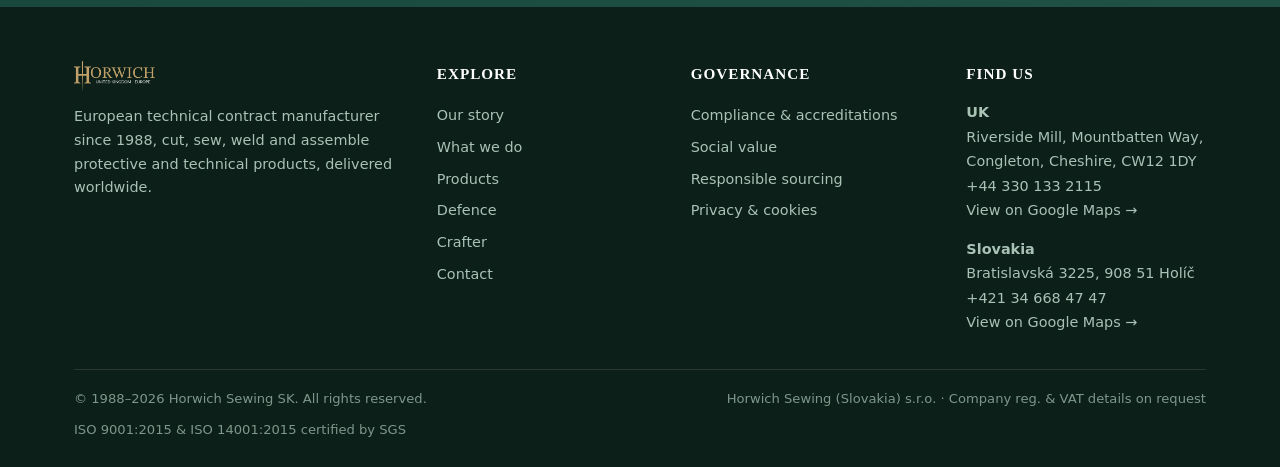
<file: eurosatory-thanks.html>
<!DOCTYPE html>
<html lang="en-GB">
<head>
<meta charset="UTF-8">
<meta name="viewport" content="width=device-width, initial-scale=1.0">
<meta http-equiv="Content-Security-Policy" content="default-src 'self'; script-src 'self' 'unsafe-inline'; style-src 'self' 'unsafe-inline' https://fonts.googleapis.com; font-src 'self' https://fonts.gstatic.com; img-src 'self' data:; media-src 'self'; object-src 'none'; base-uri 'self'; form-action 'self'; upgrade-insecure-requests">
<meta name="referrer" content="strict-origin-when-cross-origin">
<title>Thanks · Your capability statement is ready | Horwich Sewing SK</title>
<meta name="description" content="Thanks for your interest in Horwich Sewing SK. Download our defence capability statement.">
<link rel="icon" href="assets/favicon.jpg">
<link rel="preconnect" href="https://fonts.googleapis.com">
<link rel="preconnect" href="https://fonts.gstatic.com" crossorigin>
<link rel="stylesheet" href="styles.css">
<meta name="robots" content="noindex, nofollow">
</head>
<body>

<div class="topbar"><div class="wrap">
  <a href="tel:+443301332115">UK: +44 330 133 2115</a>
  <a href="tel:+421346684747">Slovakia: +421 34 668 47 47</a>
  <a href="mailto:info@horwichsewingsk.com">info@horwichsewingsk.com</a>
  <span class="sep"></span><span>European supplier · No EU duties · ISO 9001 &amp; 14001</span>
</div></div>

<header><div class="wrap">
  <a href="index.html" class="logo"><img src="assets/horwich-logo.png" alt="Horwich Sewing SK"></a>
  <nav class="main">
    <a href="index.html">Home</a>
    <a href="about.html">Our story</a>
    <a href="what-we-do.html">What we do</a>
    <a href="products.html">Products</a>
    <a href="defence.html">Defence</a>
    <a href="compliance.html">Compliance</a>
    <a href="crafter.html">Crafter</a>
    <a href="contact.html" class="btn btn-gold" style="padding:9px 16px">Discuss your requirement</a>
  </nav>
  <button class="nav-toggle">&#9776;</button>
</div></header>

<section class="phero"><div class="wrap">
  <div class="crumbs"><a href="index.html">Home</a> / Eurosatory 2026 / Thanks</div>
  <h1>Thanks, here's the<br>capability statement</h1>
  <p>The download should start by itself. If it doesn't, use the button below. We'll follow up personally after the show, and if you'd like to meet in Paris this week, call the UK number and we'll fix a time.</p>
</div></section>

<section>
  <div class="wrap" style="max-width:760px;text-align:center">
    <a id="dl" class="btn btn-gold" style="font-size:1.1rem;padding:16px 34px" href="assets/Horwich_Defence_Capability_Statement.pdf" download>Download the capability statement (PDF)</a>
    <p style="color:var(--grey);margin-top:18px">One page: who we are, what we make, capacity, certifications and where our defence accreditations stand.</p>
  </div>
</section>

<section class="soft">
  <div class="wrap">
    <div class="head" style="margin:0 auto 30px;text-align:center;max-width:700px"><div class="eyebrow">While you're here</div><h2>Three minutes well spent</h2></div>
    <div class="grid g3">
      <div class="card"><h3>Defence &amp; military</h3><p>Why an EU- and NATO-based technical sewer matters to your supply chain right now.</p><a class="more" href="defence.html">Defence manufacturing →</a></div>
      <div class="card"><h3>How we work</h3><p>Fully factored or CMT, from tech pack and pattern to welded seams and worldwide delivery.</p><a class="more" href="what-we-do.html">What we do →</a></div>
      <div class="card"><h3>Compliance</h3><p>ISO 9001 and 14001 certificates, traceability, security and where each defence accreditation stands.</p><a class="more" href="compliance.html">Compliance →</a></div>
    </div>
  </div>
</section>

<section class="cta"><div class="wrap">
  <div><div class="eyebrow">Don't wait for the follow-up</div><h2>Have a live requirement?</h2>
    <p>Send the specification, volumes and timelines now and we'll come back with capability, accreditation status and lead time.</p></div>
  <div style="text-align:center;align-self:center"><a href="contact.html" class="btn btn-gold" style="font-size:1.1rem;padding:16px 34px">Discuss your requirement</a></div>
</div></section>

<footer>
  <div class="wrap">
    <div class="cols">
      <div><div class="footlogo"><img src="assets/horwich-logo.png" alt="Horwich Sewing SK"></div>
        <p style="max-width:340px">European technical contract manufacturer since 1988, cut, sew, weld and assemble protective and technical products, delivered worldwide.</p></div>
      <div><h4>Explore</h4><nav>
        <a href="about.html">Our story</a><a href="what-we-do.html">What we do</a>
        <a href="products.html">Products</a><a href="defence.html">Defence</a>
        <a href="crafter.html">Crafter</a><a href="contact.html">Contact</a></nav></div>
      <div><h4>Governance</h4><nav>
        <a href="compliance.html">Compliance &amp; accreditations</a><a href="social-value.html">Social value</a>
        <a href="responsible-sourcing.html">Responsible sourcing</a><a href="privacy.html">Privacy &amp; cookies</a></nav></div>
      <div><h4>Find us</h4>
        <address><strong>UK</strong><br>Riverside Mill, Mountbatten Way,<br>Congleton, Cheshire, CW12 1DY<br><a href="tel:+443301332115">+44 330 133 2115</a><br><a href="https://www.google.com/maps/search/?api=1&amp;query=Riverside+Mill%2C+Mountbatten+Way%2C+Congleton%2C+Cheshire+CW12+1DY" target="_blank" rel="noopener noreferrer">View on Google Maps →</a></address>
        <address style="margin-top:14px"><strong>Slovakia</strong><br>Bratislavská 3225, 908 51 Holíč<br><a href="tel:+421346684747">+421 34 668 47 47</a><br><a href="https://www.google.com/maps/search/?api=1&amp;query=Bratislavsk%C3%A1+3225%2C+908+51+Hol%C3%AD%C4%8D%2C+Slovakia" target="_blank" rel="noopener noreferrer">View on Google Maps →</a></address></div>
    </div>
    <div class="foot-bot"><span>© 1988–2026 Horwich Sewing SK. All rights reserved.</span><span>Horwich Sewing (Slovakia) s.r.o. · Company reg. &amp; VAT details on request</span><span>ISO 9001:2015 &amp; ISO 14001:2015 certified by SGS</span></div>
  </div>
</footer>
<script>document.querySelector('.nav-toggle').addEventListener('click',function(){var n=document.querySelector('nav.main');n.style.display=(n.style.display==='flex')?'none':'flex';n.style.flexDirection='column';n.style.position='absolute';n.style.top='62px';n.style.right='24px';n.style.background='#18483C';n.style.padding='16px 22px';n.style.borderRadius='8px';n.style.gap='14px';});</script>
<script>setTimeout(function(){var a=document.getElementById('dl');if(a)a.click();},800);</script>
</body>
</html>
</file>
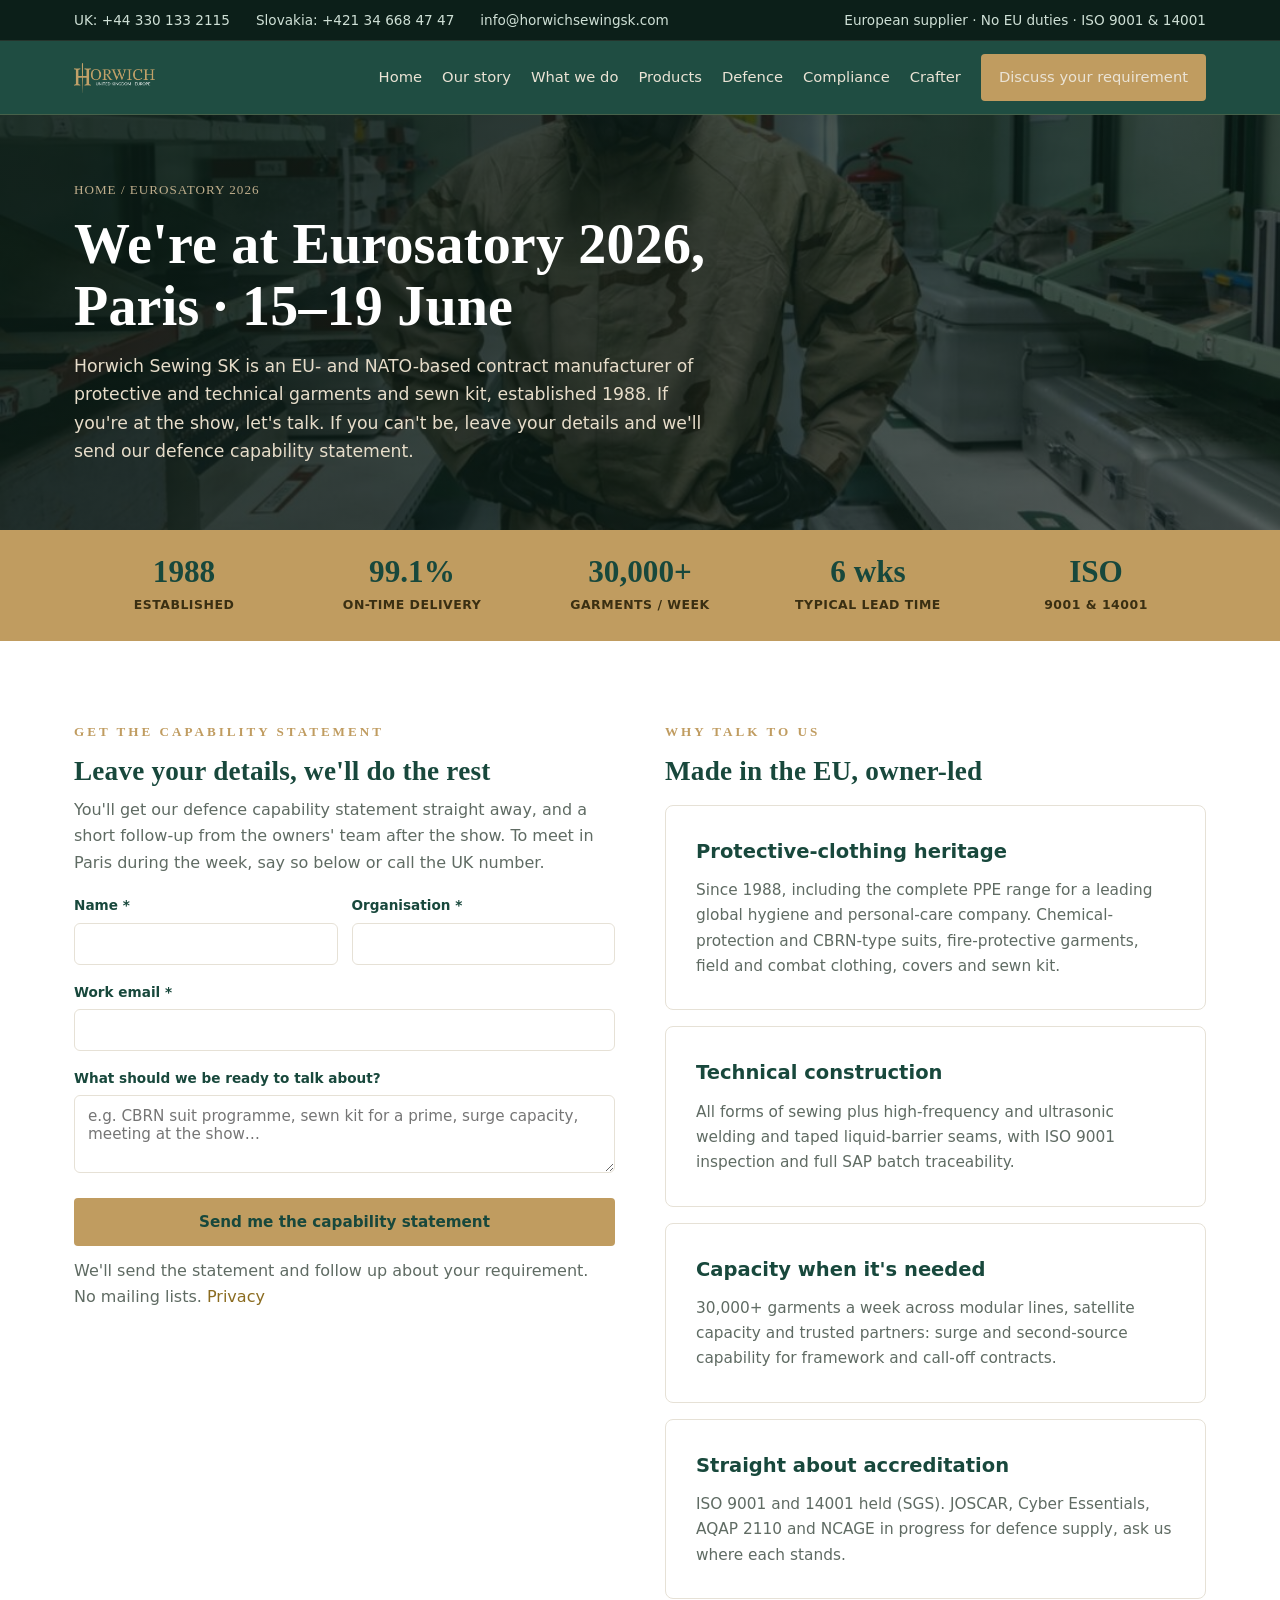
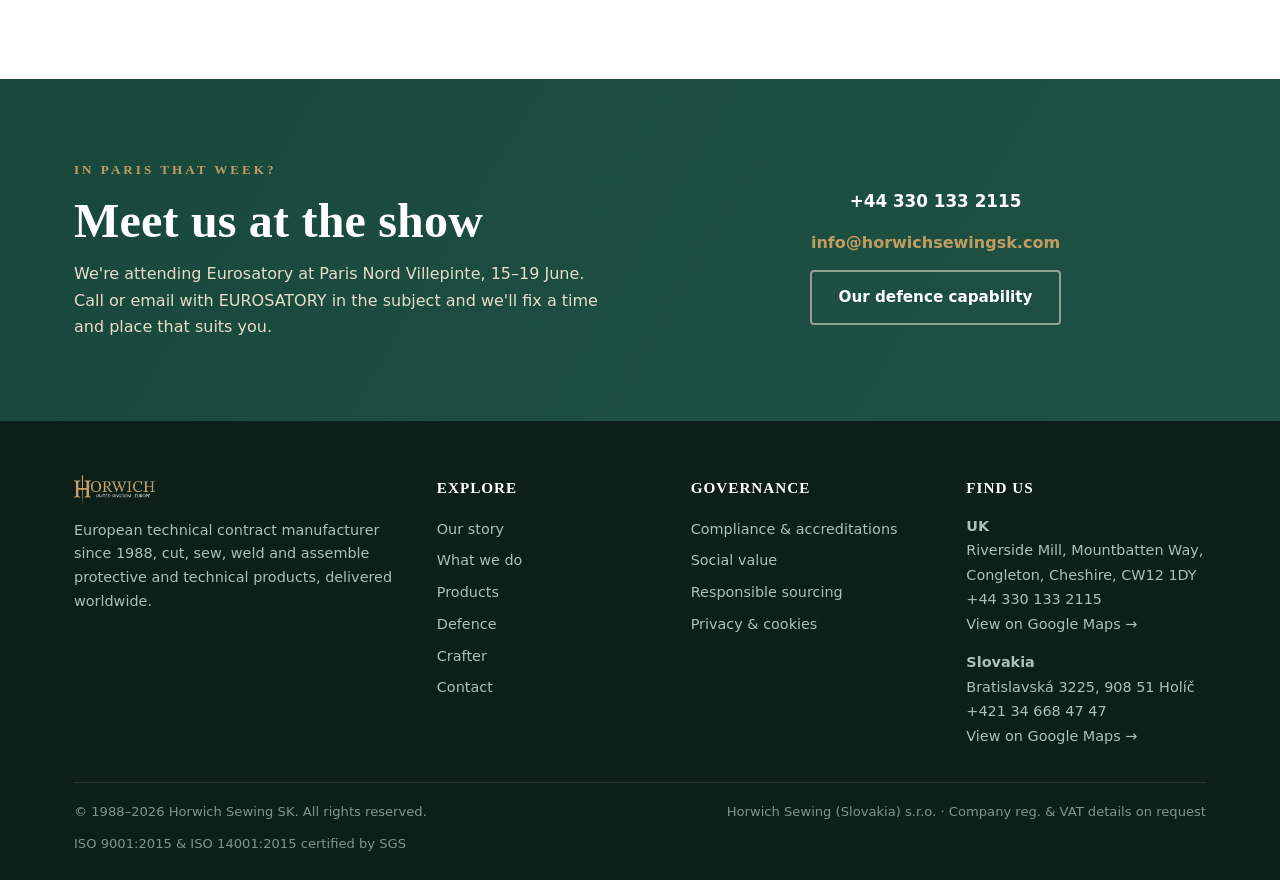
<file: eurosatory.html>
<!DOCTYPE html>
<html lang="en-GB">
<head>
<meta charset="UTF-8">
<meta name="viewport" content="width=device-width, initial-scale=1.0">
<meta http-equiv="Content-Security-Policy" content="default-src 'self'; script-src 'self' 'unsafe-inline'; style-src 'self' 'unsafe-inline' https://fonts.googleapis.com; font-src 'self' https://fonts.gstatic.com; img-src 'self' data:; media-src 'self'; object-src 'none'; base-uri 'self'; form-action 'self'; upgrade-insecure-requests">
<meta name="referrer" content="strict-origin-when-cross-origin">
<title>Eurosatory 2026 · Meet Horwich Sewing SK in Paris</title>
<meta name="description" content="Horwich Sewing SK is at Eurosatory 2026, Paris, 15–19 June. EU- and NATO-based technical sewing for defence. Leave your email and we'll send our defence capability statement.">
<link rel="icon" href="assets/favicon.jpg">
<link rel="preconnect" href="https://fonts.googleapis.com">
<link rel="preconnect" href="https://fonts.gstatic.com" crossorigin>
<link rel="stylesheet" href="styles.css">
<meta name="robots" content="noindex, follow">
<meta property="og:type" content="website">
<meta property="og:site_name" content="Horwich Sewing SK">
<meta property="og:title" content="Meet Horwich Sewing SK at Eurosatory 2026">
<meta property="og:description" content="EU- and NATO-based technical sewing for defence. In Paris 15–19 June. Get our defence capability statement.">
<meta property="og:url" content="https://www.horwichsewingsk.com/eurosatory.html">
<meta property="og:image" content="https://www.horwichsewingsk.com/assets/og-image.png">
<meta property="og:locale" content="en_GB">
<meta name="twitter:card" content="summary_large_image">
<meta name="twitter:title" content="Meet Horwich Sewing SK at Eurosatory 2026">
<meta name="twitter:description" content="EU- and NATO-based technical sewing for defence. In Paris 15–19 June. Get our defence capability statement.">
<meta name="twitter:image" content="https://www.horwichsewingsk.com/assets/og-image.png">
</head>
<body>

<div class="topbar"><div class="wrap">
  <a href="tel:+443301332115">UK: +44 330 133 2115</a>
  <a href="tel:+421346684747">Slovakia: +421 34 668 47 47</a>
  <a href="mailto:info@horwichsewingsk.com">info@horwichsewingsk.com</a>
  <span class="sep"></span><span>European supplier · No EU duties · ISO 9001 &amp; 14001</span>
</div></div>

<header><div class="wrap">
  <a href="index.html" class="logo"><img src="assets/horwich-logo.png" alt="Horwich Sewing SK"></a>
  <nav class="main">
    <a href="index.html">Home</a>
    <a href="about.html">Our story</a>
    <a href="what-we-do.html">What we do</a>
    <a href="products.html">Products</a>
    <a href="defence.html">Defence</a>
    <a href="compliance.html">Compliance</a>
    <a href="crafter.html">Crafter</a>
    <a href="contact.html" class="btn btn-gold" style="padding:9px 16px">Discuss your requirement</a>
  </nav>
  <button class="nav-toggle">&#9776;</button>
</div></header>

<section class="phero" style="background:linear-gradient(120deg,rgba(11,28,22,.88),rgba(11,28,22,.66)),url('assets/sectors/photos/defence-mopp.jpg') center/cover no-repeat"><div class="wrap">
  <div class="crumbs"><a href="index.html">Home</a> / Eurosatory 2026</div>
  <h1>We're at Eurosatory 2026,<br>Paris · 15–19 June</h1>
  <p>Horwich Sewing SK is an EU- and NATO-based contract manufacturer of protective and technical garments and sewn kit, established 1988. If you're at the show, let's talk. If you can't be, leave your details and we'll send our defence capability statement.</p>
</div></section>

<div class="stats"><div class="wrap">
  <div class="stat"><div class="num">1988</div><div class="lbl">Established</div></div>
  <div class="stat"><div class="num">99.1%</div><div class="lbl">On-time delivery</div></div>
  <div class="stat"><div class="num">30,000+</div><div class="lbl">Garments / week</div></div>
  <div class="stat"><div class="num">6 wks</div><div class="lbl">Typical lead time</div></div>
  <div class="stat"><div class="num">ISO</div><div class="lbl">9001 &amp; 14001</div></div>
</div></div>

<section>
  <div class="wrap" style="display:grid;grid-template-columns:1fr 1fr;gap:50px;align-items:start">
    <div>
      <div class="eyebrow">Get the capability statement</div>
      <h2 style="font-size:1.7rem;color:var(--green);font-weight:700;margin-bottom:10px">Leave your details, we'll do the rest</h2>
      <p style="color:var(--grey);margin-bottom:18px">You'll get our defence capability statement straight away, and a short follow-up from the owners' team after the show. To meet in Paris during the week, say so below or call the UK number.</p>
      <form class="form" style="padding:0;border:0" name="eurosatory-leads" method="POST" action="/eurosatory-thanks.html" data-netlify="true" netlify-honeypot="bot-field">
        <input type="hidden" name="form-name" value="eurosatory-leads">
        <p style="position:absolute;left:-9999px;width:1px;height:1px;overflow:hidden" aria-hidden="true"><label>Don't fill this in: <input name="bot-field" tabindex="-1" autocomplete="off"></label></p>
        <div class="row">
          <div><label for="eu-name">Name *</label><input id="eu-name" type="text" name="name" required autocomplete="name"></div>
          <div><label for="eu-company">Organisation *</label><input id="eu-company" type="text" name="company" required autocomplete="organization"></div>
        </div>
        <label for="eu-email">Work email *</label>
        <input id="eu-email" type="email" name="email" required autocomplete="email">
        <label for="eu-interest">What should we be ready to talk about?</label>
        <textarea id="eu-interest" name="requirement" rows="3" placeholder="e.g. CBRN suit programme, sewn kit for a prime, surge capacity, meeting at the show…"></textarea>
        <button class="btn btn-gold" style="width:100%" type="submit">Send me the capability statement</button>
        <p class="small" style="color:var(--grey);margin-top:12px">We'll send the statement and follow up about your requirement. No mailing lists. <a href="privacy.html" style="color:#8a6b1f">Privacy</a></p>
      </form>
    </div>
    <div>
      <div class="eyebrow">Why talk to us</div>
      <h2 style="font-size:1.7rem;color:var(--green);font-weight:700;margin-bottom:18px">Made in the EU, owner-led</h2>
      <div class="card" style="margin-bottom:16px"><h3>Protective-clothing heritage</h3><p>Since 1988, including the complete PPE range for a leading global hygiene and personal-care company. Chemical-protection and CBRN-type suits, fire-protective garments, field and combat clothing, covers and sewn kit.</p></div>
      <div class="card" style="margin-bottom:16px"><h3>Technical construction</h3><p>All forms of sewing plus high-frequency and ultrasonic welding and taped liquid-barrier seams, with ISO 9001 inspection and full SAP batch traceability.</p></div>
      <div class="card" style="margin-bottom:16px"><h3>Capacity when it's needed</h3><p>30,000+ garments a week across modular lines, satellite capacity and trusted partners: surge and second-source capability for framework and call-off contracts.</p></div>
      <div class="card"><h3>Straight about accreditation</h3><p>ISO 9001 and 14001 held (SGS). JOSCAR, Cyber Essentials, AQAP 2110 and NCAGE in progress for defence supply, ask us where each stands.</p></div>
    </div>
  </div>
</section>

<section class="cta"><div class="wrap">
  <div><div class="eyebrow">In Paris that week?</div><h2>Meet us at the show</h2>
    <p>We're attending Eurosatory at Paris Nord Villepinte, 15–19 June. Call or email with EUROSATORY in the subject and we'll fix a time and place that suits you.</p></div>
  <div style="text-align:center;align-self:center">
    <p style="color:#fff;font-weight:600;font-size:1.05rem;margin-bottom:6px">+44 330 133 2115</p>
    <p style="margin-bottom:14px"><a href="mailto:info@horwichsewingsk.com?subject=EUROSATORY%20meeting" style="color:var(--gold);font-weight:600">info@horwichsewingsk.com</a></p>
    <a href="defence.html" class="btn btn-ghost">Our defence capability</a>
  </div>
</div></section>

<footer>
  <div class="wrap">
    <div class="cols">
      <div><div class="footlogo"><img src="assets/horwich-logo.png" alt="Horwich Sewing SK"></div>
        <p style="max-width:340px">European technical contract manufacturer since 1988, cut, sew, weld and assemble protective and technical products, delivered worldwide.</p></div>
      <div><h4>Explore</h4><nav>
        <a href="about.html">Our story</a><a href="what-we-do.html">What we do</a>
        <a href="products.html">Products</a><a href="defence.html">Defence</a>
        <a href="crafter.html">Crafter</a><a href="contact.html">Contact</a></nav></div>
      <div><h4>Governance</h4><nav>
        <a href="compliance.html">Compliance &amp; accreditations</a><a href="social-value.html">Social value</a>
        <a href="responsible-sourcing.html">Responsible sourcing</a><a href="privacy.html">Privacy &amp; cookies</a></nav></div>
      <div><h4>Find us</h4>
        <address><strong>UK</strong><br>Riverside Mill, Mountbatten Way,<br>Congleton, Cheshire, CW12 1DY<br><a href="tel:+443301332115">+44 330 133 2115</a><br><a href="https://www.google.com/maps/search/?api=1&amp;query=Riverside+Mill%2C+Mountbatten+Way%2C+Congleton%2C+Cheshire+CW12+1DY" target="_blank" rel="noopener noreferrer">View on Google Maps →</a></address>
        <address style="margin-top:14px"><strong>Slovakia</strong><br>Bratislavská 3225, 908 51 Holíč<br><a href="tel:+421346684747">+421 34 668 47 47</a><br><a href="https://www.google.com/maps/search/?api=1&amp;query=Bratislavsk%C3%A1+3225%2C+908+51+Hol%C3%AD%C4%8D%2C+Slovakia" target="_blank" rel="noopener noreferrer">View on Google Maps →</a></address></div>
    </div>
    <div class="foot-bot"><span>© 1988–2026 Horwich Sewing SK. All rights reserved.</span><span>Horwich Sewing (Slovakia) s.r.o. · Company reg. &amp; VAT details on request</span><span>ISO 9001:2015 &amp; ISO 14001:2015 certified by SGS</span></div>
  </div>
</footer>
<script>document.querySelector('.nav-toggle').addEventListener('click',function(){var n=document.querySelector('nav.main');n.style.display=(n.style.display==='flex')?'none':'flex';n.style.flexDirection='column';n.style.position='absolute';n.style.top='62px';n.style.right='24px';n.style.background='#18483C';n.style.padding='16px 22px';n.style.borderRadius='8px';n.style.gap='14px';});</script>
</body>
</html>
</file>
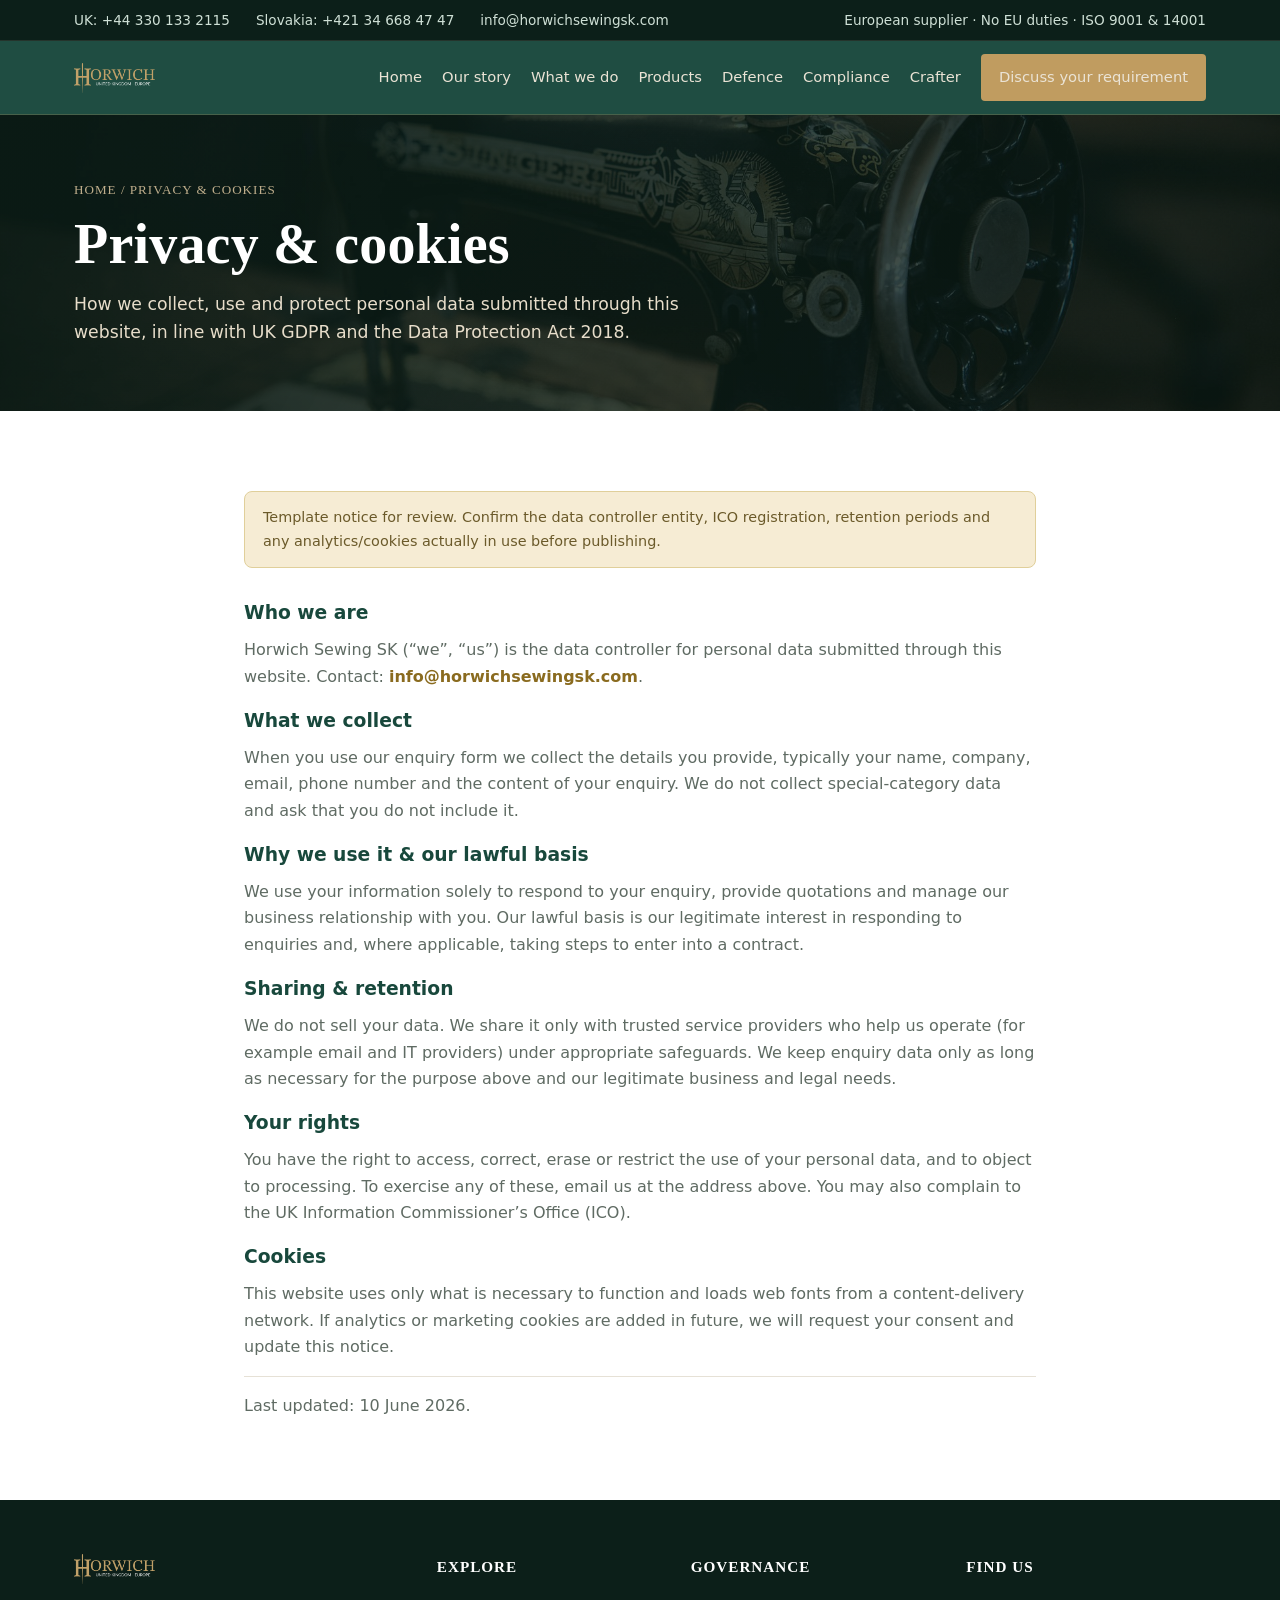
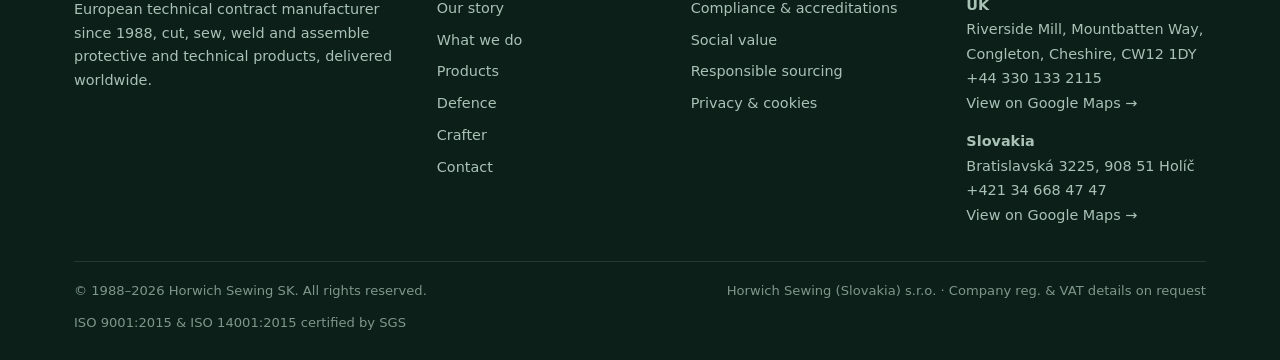
<file: privacy.html>
<!DOCTYPE html>
<html lang="en-GB">
<head>
<meta charset="UTF-8">
<meta name="viewport" content="width=device-width, initial-scale=1.0">
<meta http-equiv="Content-Security-Policy" content="default-src 'self'; script-src 'self' 'unsafe-inline'; style-src 'self' 'unsafe-inline' https://fonts.googleapis.com; font-src 'self' https://fonts.gstatic.com; img-src 'self' data:; media-src 'self'; object-src 'none'; base-uri 'self'; form-action 'self'; upgrade-insecure-requests">
<meta name="referrer" content="strict-origin-when-cross-origin">
<title>Privacy &amp; Cookies · Horwich Sewing SK</title>
<meta name="description" content="How Horwich Sewing SK collects, uses and protects personal data submitted through our website, in line with UK GDPR and the Data Protection Act 2018.">
<link rel="icon" href="assets/favicon.jpg">
<link rel="preconnect" href="https://fonts.googleapis.com">
<link rel="preconnect" href="https://fonts.gstatic.com" crossorigin>
<link rel="stylesheet" href="styles.css">
<link rel="canonical" href="https://www.horwichsewingsk.com/privacy.html">
<meta name="robots" content="index, follow, max-image-preview:large, max-snippet:-1">
<script>(function(){if(!/(^|\.)horwichsewingsk\.com$/i.test(location.hostname)){var m=document.querySelector('meta[name="robots"]');if(m)m.content='noindex, nofollow';}})();</script>
<meta property="og:type" content="website">
<meta property="og:site_name" content="Horwich Sewing SK">
<meta property="og:title" content="Privacy &amp; Cookies · Horwich Sewing SK">
<meta property="og:description" content="How Horwich Sewing SK collects, uses and protects personal data submitted through our website, in line with UK GDPR and the Data Protection Act 2018.">
<meta property="og:url" content="https://www.horwichsewingsk.com/privacy.html">
<meta property="og:image" content="https://www.horwichsewingsk.com/assets/og-image.png">
<meta property="og:image:width" content="1200">
<meta property="og:image:height" content="630">
<meta property="og:image:alt" content="Horwich Sewing SK, European technical contract manufacturer">
<meta property="og:locale" content="en_GB">
<meta name="twitter:card" content="summary_large_image">
<meta name="twitter:title" content="Privacy &amp; Cookies · Horwich Sewing SK">
<meta name="twitter:description" content="How Horwich Sewing SK collects, uses and protects personal data submitted through our website, in line with UK GDPR and the Data Protection Act 2018.">
<meta name="twitter:image" content="https://www.horwichsewingsk.com/assets/og-image.png">
<meta name="twitter:image:alt" content="Horwich Sewing SK, European technical contract manufacturer">
<script type="application/ld+json">{"@context":"https://schema.org","@graph":[{"@type":"Organization","@id":"https://www.horwichsewingsk.com/#organization","name":"Horwich Sewing SK","legalName":"Horwich Sewing (Slovakia) s.r.o.","url":"https://www.horwichsewingsk.com/","logo":"https://www.horwichsewingsk.com/assets/horwich-logo.png","image":"https://www.horwichsewingsk.com/assets/og-image.png","description":"European technical contract manufacturer since 1988. Protective and technical garments and sewn products: cut, sewn, high-frequency and ultrasonic welded, taped and assembled to specification. ISO 9001 and 14001 certified, delivered worldwide.","foundingDate":"1988","slogan":"First-class service, every time.","email":"info@horwichsewingsk.com","areaServed":"Worldwide","sameAs":["https://craftercollection.com"],"knowsAbout":["Technical contract manufacturing","Protective clothing","PPE","Fire-protective garments","Chemical protective clothing","High-frequency and ultrasonic welding","Taped seams","Workwear","Cut make and trim","Technical textiles"],"hasCertification":[{"@type":"Certification","name":"ISO 9001:2015","certificationIdentification":"SK17/2706","issuedBy":{"@type":"Organization","name":"SGS"}},{"@type":"Certification","name":"ISO 14001:2015","certificationIdentification":"SK23/00000132","issuedBy":{"@type":"Organization","name":"SGS"}}],"address":[{"@type":"PostalAddress","streetAddress":"Riverside Mill, Mountbatten Way","addressLocality":"Congleton","addressRegion":"Cheshire","postalCode":"CW12 1DY","addressCountry":"GB"},{"@type":"PostalAddress","streetAddress":"Bratislavská 3225","addressLocality":"Holíč","postalCode":"908 51","addressCountry":"SK"}],"contactPoint":[{"@type":"ContactPoint","telephone":"+44 330 133 2115","contactType":"sales","areaServed":"GB","email":"info@horwichsewingsk.com"},{"@type":"ContactPoint","telephone":"+421 34 668 47 47","contactType":"sales","areaServed":"SK"}]},{"@type":"WebSite","@id":"https://www.horwichsewingsk.com/#website","name":"Horwich Sewing SK","url":"https://www.horwichsewingsk.com/","publisher":{"@id":"https://www.horwichsewingsk.com/#organization"},"inLanguage":"en-GB"},{"@type":"WebPage","@id":"https://www.horwichsewingsk.com/privacy.html#webpage","url":"https://www.horwichsewingsk.com/privacy.html","name":"Privacy & Cookies · Horwich Sewing SK","description":"How Horwich Sewing SK collects, uses and protects personal data submitted through our website, in line with UK GDPR and the Data Protection Act 2018.","isPartOf":{"@id":"https://www.horwichsewingsk.com/#website"},"about":{"@id":"https://www.horwichsewingsk.com/#organization"},"inLanguage":"en-GB","primaryImageOfPage":"https://www.horwichsewingsk.com/assets/og-image.png","breadcrumb":{"@id":"https://www.horwichsewingsk.com/privacy.html#breadcrumb"}},{"@type":"BreadcrumbList","@id":"https://www.horwichsewingsk.com/privacy.html#breadcrumb","itemListElement":[{"@type":"ListItem","position":1,"name":"Home","item":"https://www.horwichsewingsk.com/"},{"@type":"ListItem","position":2,"name":"Privacy & cookies","item":"https://www.horwichsewingsk.com/privacy.html"}]}]}</script>
</head>
<body>

<div class="topbar"><div class="wrap">
  <a href="tel:+443301332115">UK: +44 330 133 2115</a>
  <a href="tel:+421346684747">Slovakia: +421 34 668 47 47</a>
  <a href="mailto:info@horwichsewingsk.com">info@horwichsewingsk.com</a>
  <span class="sep"></span><span>European supplier · No EU duties · ISO 9001 &amp; 14001</span>
</div></div>

<header><div class="wrap">
  <a href="index.html" class="logo"><img src="assets/horwich-logo.png" alt="Horwich Sewing SK"></a>
  <nav class="main">
    <a href="index.html">Home</a>
    <a href="about.html">Our story</a>
    <a href="what-we-do.html">What we do</a>
    <a href="products.html">Products</a>
    <a href="defence.html">Defence</a>
    <a href="compliance.html">Compliance</a>
    <a href="crafter.html">Crafter</a>
    <a href="contact.html" class="btn btn-gold" style="padding:9px 16px">Discuss your requirement</a>
  </nav>
  <button class="nav-toggle">&#9776;</button>
</div></header>

<section class="phero"><div class="wrap">
  <div class="crumbs"><a href="index.html">Home</a> / Privacy &amp; cookies</div>
  <h1>Privacy &amp; cookies</h1>
  <p>How we collect, use and protect personal data submitted through this website, in line with UK GDPR and the Data Protection Act 2018.</p>
</div></section>

<section>
  <div class="wrap" style="max-width:840px">
    <div class="policy-note">Template notice for review. Confirm the data controller entity, ICO registration, retention periods and any analytics/cookies actually in use before publishing.</div>

    <h3 style="color:var(--green);margin:6px 0 8px">Who we are</h3>
    <p style="color:var(--grey);margin-bottom:16px">Horwich Sewing SK (“we”, “us”) is the data controller for personal data submitted through this website. Contact: <a href="mailto:info@horwichsewingsk.com" style="color:#8a6b1f;font-weight:600">info@horwichsewingsk.com</a>.</p>

    <h3 style="color:var(--green);margin:6px 0 8px">What we collect</h3>
    <p style="color:var(--grey);margin-bottom:16px">When you use our enquiry form we collect the details you provide, typically your name, company, email, phone number and the content of your enquiry. We do not collect special-category data and ask that you do not include it.</p>

    <h3 style="color:var(--green);margin:6px 0 8px">Why we use it &amp; our lawful basis</h3>
    <p style="color:var(--grey);margin-bottom:16px">We use your information solely to respond to your enquiry, provide quotations and manage our business relationship with you. Our lawful basis is our legitimate interest in responding to enquiries and, where applicable, taking steps to enter into a contract.</p>

    <h3 style="color:var(--green);margin:6px 0 8px">Sharing &amp; retention</h3>
    <p style="color:var(--grey);margin-bottom:16px">We do not sell your data. We share it only with trusted service providers who help us operate (for example email and IT providers) under appropriate safeguards. We keep enquiry data only as long as necessary for the purpose above and our legitimate business and legal needs.</p>

    <h3 style="color:var(--green);margin:6px 0 8px">Your rights</h3>
    <p style="color:var(--grey);margin-bottom:16px">You have the right to access, correct, erase or restrict the use of your personal data, and to object to processing. To exercise any of these, email us at the address above. You may also complain to the UK Information Commissioner’s Office (ICO).</p>

    <h3 style="color:var(--green);margin:6px 0 8px">Cookies</h3>
    <p style="color:var(--grey);margin-bottom:16px">This website uses only what is necessary to function and loads web fonts from a content-delivery network. If analytics or marketing cookies are added in future, we will request your consent and update this notice.</p>

    <p class="small" style="color:var(--grey);border-top:1px solid var(--line);padding-top:16px;margin-top:8px">Last updated: 10 June 2026.</p>
  </div>
</section>

<footer>
  <div class="wrap">
    <div class="cols">
      <div><div class="footlogo"><img src="assets/horwich-logo.png" alt="Horwich Sewing SK"></div>
        <p style="max-width:340px">European technical contract manufacturer since 1988, cut, sew, weld and assemble protective and technical products, delivered worldwide.</p></div>
      <div><h4>Explore</h4><nav>
        <a href="about.html">Our story</a><a href="what-we-do.html">What we do</a>
        <a href="products.html">Products</a><a href="defence.html">Defence</a>
        <a href="crafter.html">Crafter</a><a href="contact.html">Contact</a></nav></div>
      <div><h4>Governance</h4><nav>
        <a href="compliance.html">Compliance &amp; accreditations</a><a href="social-value.html">Social value</a>
        <a href="responsible-sourcing.html">Responsible sourcing</a><a href="privacy.html">Privacy &amp; cookies</a></nav></div>
      <div><h4>Find us</h4>
        <address><strong>UK</strong><br>Riverside Mill, Mountbatten Way,<br>Congleton, Cheshire, CW12 1DY<br><a href="tel:+443301332115">+44 330 133 2115</a><br><a href="https://www.google.com/maps/search/?api=1&amp;query=Riverside+Mill%2C+Mountbatten+Way%2C+Congleton%2C+Cheshire+CW12+1DY" target="_blank" rel="noopener noreferrer">View on Google Maps →</a></address>
        <address style="margin-top:14px"><strong>Slovakia</strong><br>Bratislavská 3225, 908 51 Holíč<br><a href="tel:+421346684747">+421 34 668 47 47</a><br><a href="https://www.google.com/maps/search/?api=1&amp;query=Bratislavsk%C3%A1+3225%2C+908+51+Hol%C3%AD%C4%8D%2C+Slovakia" target="_blank" rel="noopener noreferrer">View on Google Maps →</a></address></div>
    </div>
    <div class="foot-bot"><span>© 1988–2026 Horwich Sewing SK. All rights reserved.</span><span>Horwich Sewing (Slovakia) s.r.o. · Company reg. &amp; VAT details on request</span><span>ISO 9001:2015 &amp; ISO 14001:2015 certified by SGS</span></div>
  </div>
</footer>
<script>document.querySelector('.nav-toggle').addEventListener('click',function(){var n=document.querySelector('nav.main');n.style.display=(n.style.display==='flex')?'none':'flex';n.style.flexDirection='column';n.style.position='absolute';n.style.top='62px';n.style.right='24px';n.style.background='#18483C';n.style.padding='16px 22px';n.style.borderRadius='8px';n.style.gap='14px';});</script>
</body>
</html>
</file>
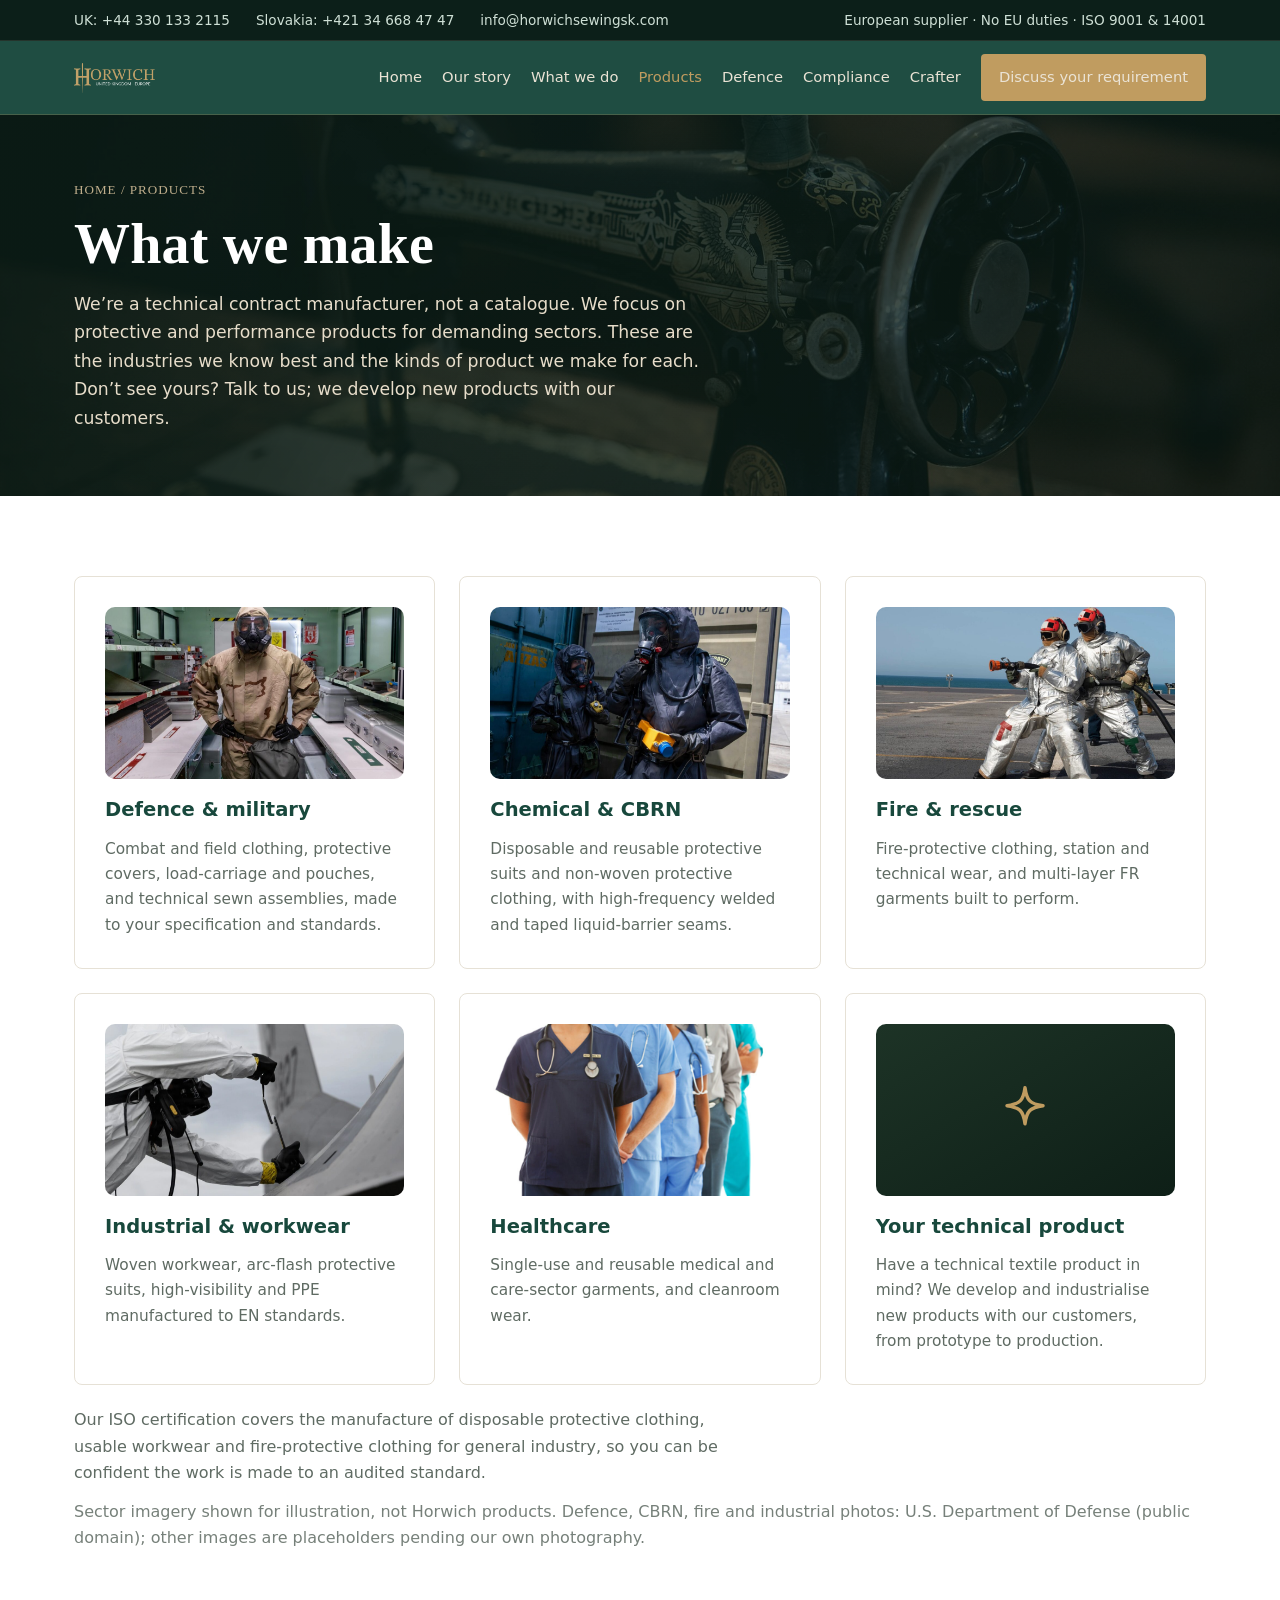
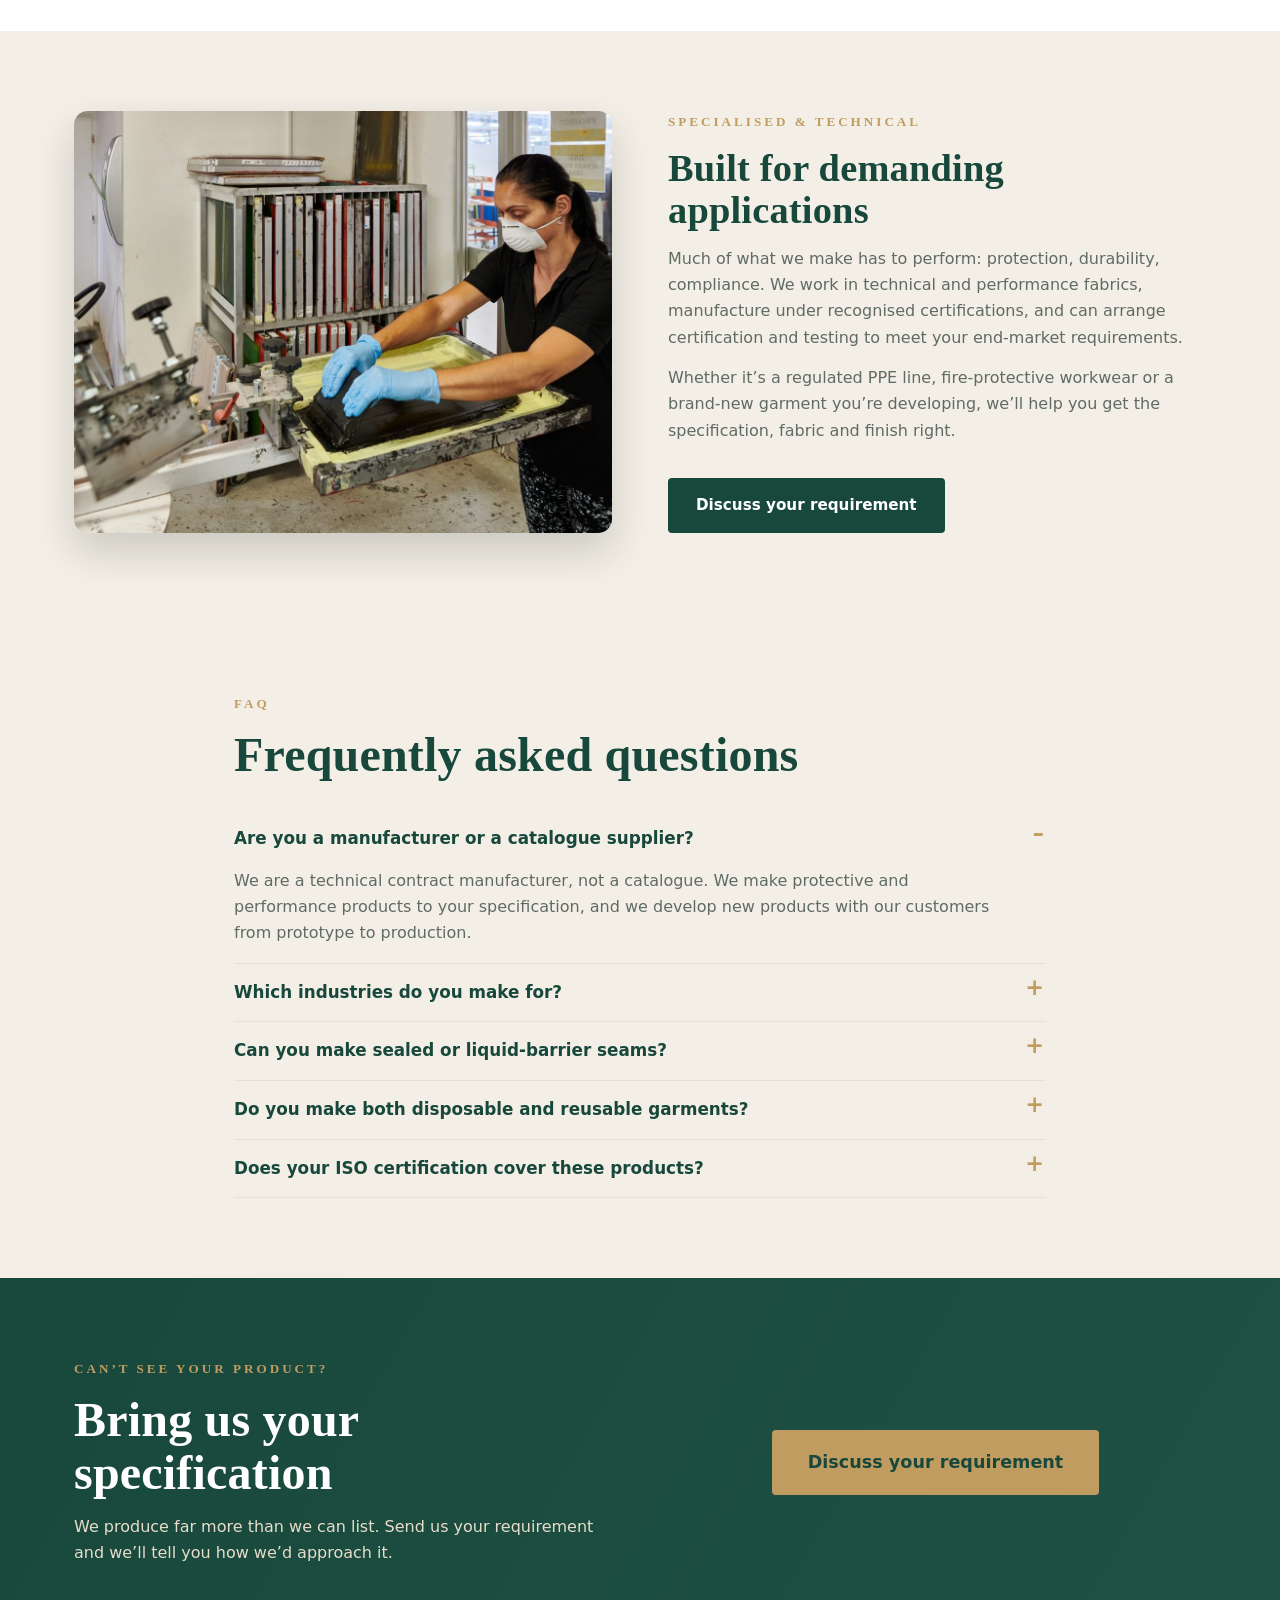
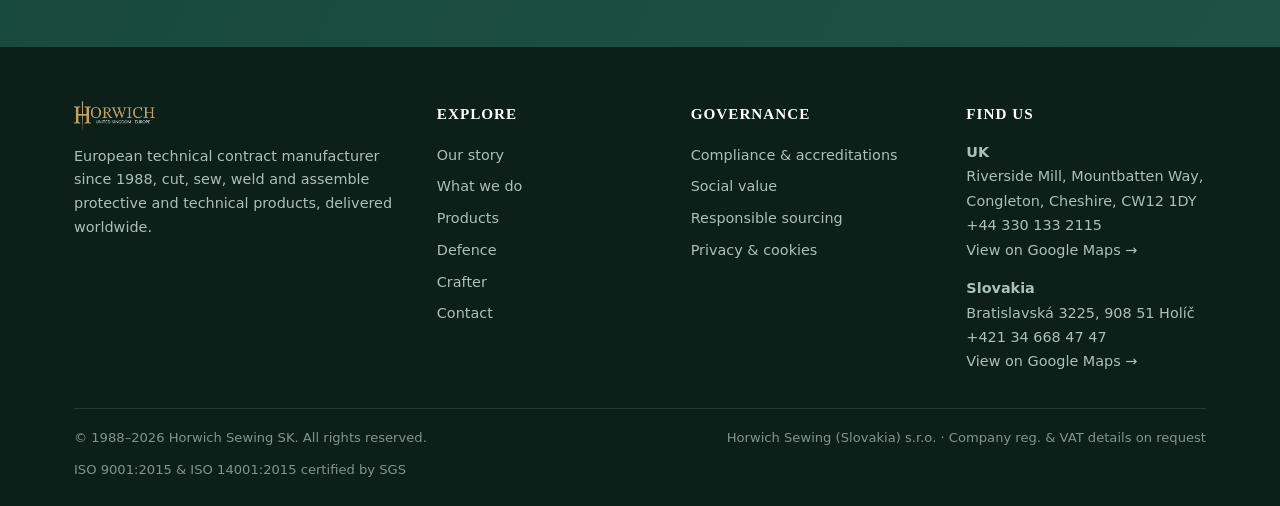
<file: products.html>
<!DOCTYPE html>
<html lang="en-GB">
<head>
<meta charset="UTF-8">
<meta name="viewport" content="width=device-width, initial-scale=1.0">
<meta http-equiv="Content-Security-Policy" content="default-src 'self'; script-src 'self' 'unsafe-inline'; style-src 'self' 'unsafe-inline' https://fonts.googleapis.com; font-src 'self' https://fonts.gstatic.com; img-src 'self' data:; media-src 'self'; object-src 'none'; base-uri 'self'; form-action 'self'; upgrade-insecure-requests">
<meta name="referrer" content="strict-origin-when-cross-origin">
<title>Products &amp; Industries · Horwich Sewing SK</title>
<meta name="description" content="Technical contract manufacturer of protective and performance products: defence, chemical & CBRN, fire & rescue, industrial workwear, arc-flash and healthcare, cut, sewn, welded and assembled to specification.">
<link rel="icon" href="assets/favicon.jpg">
<link rel="preconnect" href="https://fonts.googleapis.com">
<link rel="preconnect" href="https://fonts.gstatic.com" crossorigin>
<link rel="stylesheet" href="styles.css">
<link rel="canonical" href="https://www.horwichsewingsk.com/products.html">
<meta name="robots" content="index, follow, max-image-preview:large, max-snippet:-1">
<script>(function(){if(!/(^|\.)horwichsewingsk\.com$/i.test(location.hostname)){var m=document.querySelector('meta[name="robots"]');if(m)m.content='noindex, nofollow';}})();</script>
<meta property="og:type" content="website">
<meta property="og:site_name" content="Horwich Sewing SK">
<meta property="og:title" content="Products &amp; Industries · Horwich Sewing SK">
<meta property="og:description" content="Technical contract manufacturer of protective and performance products: defence, chemical & CBRN, fire & rescue, industrial workwear, arc-flash and healthcare, cut, sewn, welded and assembled to specification.">
<meta property="og:url" content="https://www.horwichsewingsk.com/products.html">
<meta property="og:image" content="https://www.horwichsewingsk.com/assets/og-image.png">
<meta property="og:image:width" content="1200">
<meta property="og:image:height" content="630">
<meta property="og:image:alt" content="Horwich Sewing SK, European technical contract manufacturer">
<meta property="og:locale" content="en_GB">
<meta name="twitter:card" content="summary_large_image">
<meta name="twitter:title" content="Products &amp; Industries · Horwich Sewing SK">
<meta name="twitter:description" content="Technical contract manufacturer of protective and performance products: defence, chemical & CBRN, fire & rescue, industrial workwear, arc-flash and healthcare, cut, sewn, welded and assembled to specification.">
<meta name="twitter:image" content="https://www.horwichsewingsk.com/assets/og-image.png">
<meta name="twitter:image:alt" content="Horwich Sewing SK, European technical contract manufacturer">
<script type="application/ld+json">{"@context":"https://schema.org","@graph":[{"@type":"Organization","@id":"https://www.horwichsewingsk.com/#organization","name":"Horwich Sewing SK","legalName":"Horwich Sewing (Slovakia) s.r.o.","url":"https://www.horwichsewingsk.com/","logo":"https://www.horwichsewingsk.com/assets/horwich-logo.png","image":"https://www.horwichsewingsk.com/assets/og-image.png","description":"European technical contract manufacturer since 1988. Protective and technical garments and sewn products: cut, sewn, high-frequency and ultrasonic welded, taped and assembled to specification. ISO 9001 and 14001 certified, delivered worldwide.","foundingDate":"1988","slogan":"First-class service, every time.","email":"info@horwichsewingsk.com","areaServed":"Worldwide","sameAs":["https://craftercollection.com"],"knowsAbout":["Technical contract manufacturing","Protective clothing","PPE","Fire-protective garments","Chemical protective clothing","High-frequency and ultrasonic welding","Taped seams","Workwear","Cut make and trim","Technical textiles"],"hasCertification":[{"@type":"Certification","name":"ISO 9001:2015","certificationIdentification":"SK17/2706","issuedBy":{"@type":"Organization","name":"SGS"}},{"@type":"Certification","name":"ISO 14001:2015","certificationIdentification":"SK23/00000132","issuedBy":{"@type":"Organization","name":"SGS"}}],"address":[{"@type":"PostalAddress","streetAddress":"Riverside Mill, Mountbatten Way","addressLocality":"Congleton","addressRegion":"Cheshire","postalCode":"CW12 1DY","addressCountry":"GB"},{"@type":"PostalAddress","streetAddress":"Bratislavská 3225","addressLocality":"Holíč","postalCode":"908 51","addressCountry":"SK"}],"contactPoint":[{"@type":"ContactPoint","telephone":"+44 330 133 2115","contactType":"sales","areaServed":"GB","email":"info@horwichsewingsk.com"},{"@type":"ContactPoint","telephone":"+421 34 668 47 47","contactType":"sales","areaServed":"SK"}]},{"@type":"WebSite","@id":"https://www.horwichsewingsk.com/#website","name":"Horwich Sewing SK","url":"https://www.horwichsewingsk.com/","publisher":{"@id":"https://www.horwichsewingsk.com/#organization"},"inLanguage":"en-GB"},{"@type":"CollectionPage","@id":"https://www.horwichsewingsk.com/products.html#webpage","url":"https://www.horwichsewingsk.com/products.html","name":"Products & Industries · Horwich Sewing SK","description":"Technical contract manufacturer of protective and performance products: defence, chemical & CBRN, fire & rescue, industrial workwear, arc-flash and healthcare, cut, sewn, welded and assembled to specification.","isPartOf":{"@id":"https://www.horwichsewingsk.com/#website"},"about":{"@id":"https://www.horwichsewingsk.com/#organization"},"inLanguage":"en-GB","primaryImageOfPage":"https://www.horwichsewingsk.com/assets/og-image.png","breadcrumb":{"@id":"https://www.horwichsewingsk.com/products.html#breadcrumb"}},{"@type":"BreadcrumbList","@id":"https://www.horwichsewingsk.com/products.html#breadcrumb","itemListElement":[{"@type":"ListItem","position":1,"name":"Home","item":"https://www.horwichsewingsk.com/"},{"@type":"ListItem","position":2,"name":"Products","item":"https://www.horwichsewingsk.com/products.html"}]}]}</script>
<script type="application/ld+json">{"@context":"https://schema.org","@type":"ItemList","name":"Industries and products we manufacture for","itemListElement":[{"@type":"ListItem","position":1,"name":"Defence & military"},{"@type":"ListItem","position":2,"name":"Chemical & CBRN"},{"@type":"ListItem","position":3,"name":"Fire & rescue"},{"@type":"ListItem","position":4,"name":"Industrial & workwear"},{"@type":"ListItem","position":5,"name":"Healthcare"}]}</script>
</head>
<body>

<div class="topbar"><div class="wrap">
  <a href="tel:+443301332115">UK: +44 330 133 2115</a>
  <a href="tel:+421346684747">Slovakia: +421 34 668 47 47</a>
  <a href="mailto:info@horwichsewingsk.com">info@horwichsewingsk.com</a>
  <span class="sep"></span><span>European supplier · No EU duties · ISO 9001 &amp; 14001</span>
</div></div>

<header><div class="wrap">
  <a href="index.html" class="logo"><img src="assets/horwich-logo.png" alt="Horwich Sewing SK"></a>
  <nav class="main">
    <a href="index.html">Home</a>
    <a href="about.html">Our story</a>
    <a href="what-we-do.html">What we do</a>
    <a href="products.html" class="active">Products</a>
    <a href="defence.html">Defence</a>
    <a href="compliance.html">Compliance</a>
    <a href="crafter.html">Crafter</a>
    <a href="contact.html" class="btn btn-gold" style="padding:9px 16px">Discuss your requirement</a>
  </nav>
  <button class="nav-toggle">&#9776;</button>
</div></header>

<section class="phero"><div class="wrap">
  <div class="crumbs"><a href="index.html">Home</a> / Products</div>
  <h1>What we make</h1>
  <p>We’re a technical contract manufacturer, not a catalogue. We focus on protective and performance products for demanding sectors. These are the industries we know best and the kinds of product we make for each. Don’t see yours? Talk to us; we develop new products with our customers.</p>
</div></section>

<section>
  <div class="wrap">
    <div class="grid g3">
      <div class="card"><img class="cardimg" src="assets/sectors/photos/defence-mopp.jpg" alt="Service member in a desert-pattern chemical-protective suit and respirator"><h3>Defence &amp; military</h3><p class="small" style="color:var(--grey)">Combat and field clothing, protective covers, load-carriage and pouches, and technical sewn assemblies, made to your specification and standards.</p></div>
      <div class="card"><img class="cardimg" src="assets/sectors/photos/chem-cbrn.jpg" alt="Personnel in CBRN protective suits and respirators at a decontamination point"><h3>Chemical &amp; CBRN</h3><p class="small" style="color:var(--grey)">Disposable and reusable protective suits and non-woven protective clothing, with high-frequency welded and taped liquid-barrier seams.</p></div>
      <div class="card"><img class="cardimg" src="assets/sectors/photos/fire.jpg" alt="Crew in aluminised fire-proximity suits"><h3>Fire &amp; rescue</h3><p class="small" style="color:var(--grey)">Fire-protective clothing, station and technical wear, and multi-layer FR garments built to perform.</p></div>
      <div class="card"><img class="cardimg" src="assets/sectors/photos/industrial.jpg" alt="Worker in a white protective coverall and respirator"><h3>Industrial &amp; workwear</h3><p class="small" style="color:var(--grey)">Woven workwear, arc-flash protective suits, high-visibility and PPE manufactured to EN standards.</p></div>
      <div class="card"><img class="cardimg" src="assets/sectors/photos/healthcare.jpg" alt="Healthcare workers in medical scrubs"><h3>Healthcare</h3><p class="small" style="color:var(--grey)">Single-use and reusable medical and care-sector garments, and cleanroom wear.</p></div>
      <div class="card"><div class="cardimg panel"><svg viewBox="0 0 28 28" fill="none" stroke="currentColor" stroke-width="1.6" stroke-linecap="round" stroke-linejoin="round" aria-hidden="true"><path d="M14 3.6 C14.8 9.6 16.4 11.2 22.4 12 C16.4 12.8 14.8 14.4 14 20.4 C13.2 14.4 11.6 12.8 5.6 12 C11.6 11.2 13.2 9.6 14 3.6 Z"/></svg></div><h3>Your technical product</h3><p class="small" style="color:var(--grey)">Have a technical textile product in mind? We develop and industrialise new products with our customers, from prototype to production.</p></div>
    </div>
    <p style="color:var(--grey);margin-top:22px;max-width:680px">Our ISO certification covers the manufacture of disposable protective clothing, usable workwear and fire-protective clothing for general industry, so you can be confident the work is made to an audited standard.</p>
    <p class="small" style="color:var(--grey);opacity:.85;margin-top:12px">Sector imagery shown for illustration, not Horwich products. Defence, CBRN, fire and industrial photos: U.S. Department of Defense (public domain); other images are placeholders pending our own photography.</p>
  </div>
</section>

<!-- Specialised callout -->
<section class="soft">
  <div class="wrap split">
    <img class="shot" src="assets/photos/welding.jpg" alt="High-frequency welding at the Holíč facility">
    <div>
      <div class="eyebrow">Specialised &amp; technical</div>
      <h2 style="font-size:clamp(1.8rem,3.5vw,2.4rem);color:var(--green);font-weight:700;margin-bottom:14px">Built for demanding applications</h2>
      <p style="color:var(--grey);margin-bottom:14px">Much of what we make has to perform: protection, durability, compliance. We work in technical and performance fabrics, manufacture under recognised certifications, and can arrange certification and testing to meet your end-market requirements.</p>
      <p style="color:var(--grey)">Whether it’s a regulated PPE line, fire-protective workwear or a brand-new garment you’re developing, we’ll help you get the specification, fabric and finish right.</p>
      <a href="contact.html" class="btn btn-dark" style="margin-top:18px">Discuss your requirement</a>
    </div>
  </div>
</section>

<!-- FAQ -->
<section class="soft" id="faq">
  <div class="wrap" style="max-width:860px">
    <div class="head" style="margin-bottom:28px"><div class="eyebrow">FAQ</div><h2>Frequently asked questions</h2></div>
    <details class="faq" open><summary>Are you a manufacturer or a catalogue supplier?</summary><p>We are a technical contract manufacturer, not a catalogue. We make protective and performance products to your specification, and we develop new products with our customers from prototype to production.</p></details>
    <details class="faq"><summary>Which industries do you make for?</summary><p>Defence and military, chemical and CBRN, fire and rescue, industrial and workwear, and healthcare. If your sector is not listed, talk to us; we regularly develop new technical products with customers.</p></details>
    <details class="faq"><summary>Can you make sealed or liquid-barrier seams?</summary><p>Yes. We high-frequency and ultrasonic weld and tape seams to create liquid-barrier and sealed assemblies, alongside all forms of sewing.</p></details>
    <details class="faq"><summary>Do you make both disposable and reusable garments?</summary><p>Yes. We make single-use and reusable protective clothing, non-woven garments, woven workwear, arc-flash and high-visibility PPE to EN standards.</p></details>
    <details class="faq"><summary>Does your ISO certification cover these products?</summary><p>Our ISO certification covers the manufacture of disposable protective clothing, reusable workwear and fire-protective clothing for general industry, so the work is made to an audited standard.</p></details>
  </div>
</section>
<script type="application/ld+json">{"@context":"https://schema.org","@type":"FAQPage","mainEntity":[{"@type":"Question","name":"Are you a manufacturer or a catalogue supplier?","acceptedAnswer":{"@type":"Answer","text":"We are a technical contract manufacturer, not a catalogue. We make protective and performance products to your specification, and we develop new products with our customers from prototype to production."}},{"@type":"Question","name":"Which industries do you make for?","acceptedAnswer":{"@type":"Answer","text":"Defence and military, chemical and CBRN, fire and rescue, industrial and workwear, and healthcare. If your sector is not listed, talk to us; we regularly develop new technical products with customers."}},{"@type":"Question","name":"Can you make sealed or liquid-barrier seams?","acceptedAnswer":{"@type":"Answer","text":"Yes. We high-frequency and ultrasonic weld and tape seams to create liquid-barrier and sealed assemblies, alongside all forms of sewing."}},{"@type":"Question","name":"Do you make both disposable and reusable garments?","acceptedAnswer":{"@type":"Answer","text":"Yes. We make single-use and reusable protective clothing, non-woven garments, woven workwear, arc-flash and high-visibility PPE to EN standards."}},{"@type":"Question","name":"Does your ISO certification cover these products?","acceptedAnswer":{"@type":"Answer","text":"Our ISO certification covers the manufacture of disposable protective clothing, reusable workwear and fire-protective clothing for general industry, so the work is made to an audited standard."}}]}</script>

<section class="cta"><div class="wrap">
  <div><div class="eyebrow">Can’t see your product?</div><h2>Bring us your specification</h2>
    <p>We produce far more than we can list. Send us your requirement and we’ll tell you how we’d approach it.</p></div>
  <div style="text-align:center;align-self:center"><a href="contact.html" class="btn btn-gold" style="font-size:1.1rem;padding:16px 34px">Discuss your requirement</a></div>
</div></section>

<footer>
  <div class="wrap">
    <div class="cols">
      <div><div class="footlogo"><img src="assets/horwich-logo.png" alt="Horwich Sewing SK"></div>
        <p style="max-width:340px">European technical contract manufacturer since 1988, cut, sew, weld and assemble protective and technical products, delivered worldwide.</p></div>
      <div><h4>Explore</h4><nav>
        <a href="about.html">Our story</a><a href="what-we-do.html">What we do</a>
        <a href="products.html">Products</a><a href="defence.html">Defence</a>
        <a href="crafter.html">Crafter</a><a href="contact.html">Contact</a></nav></div>
      <div><h4>Governance</h4><nav>
        <a href="compliance.html">Compliance &amp; accreditations</a><a href="social-value.html">Social value</a>
        <a href="responsible-sourcing.html">Responsible sourcing</a><a href="privacy.html">Privacy &amp; cookies</a></nav></div>
      <div><h4>Find us</h4>
        <address><strong>UK</strong><br>Riverside Mill, Mountbatten Way,<br>Congleton, Cheshire, CW12 1DY<br><a href="tel:+443301332115">+44 330 133 2115</a><br><a href="https://www.google.com/maps/search/?api=1&amp;query=Riverside+Mill%2C+Mountbatten+Way%2C+Congleton%2C+Cheshire+CW12+1DY" target="_blank" rel="noopener noreferrer">View on Google Maps →</a></address>
        <address style="margin-top:14px"><strong>Slovakia</strong><br>Bratislavská 3225, 908 51 Holíč<br><a href="tel:+421346684747">+421 34 668 47 47</a><br><a href="https://www.google.com/maps/search/?api=1&amp;query=Bratislavsk%C3%A1+3225%2C+908+51+Hol%C3%AD%C4%8D%2C+Slovakia" target="_blank" rel="noopener noreferrer">View on Google Maps →</a></address></div>
    </div>
    <div class="foot-bot"><span>© 1988–2026 Horwich Sewing SK. All rights reserved.</span><span>Horwich Sewing (Slovakia) s.r.o. · Company reg. &amp; VAT details on request</span><span>ISO 9001:2015 &amp; ISO 14001:2015 certified by SGS</span></div>
  </div>
</footer>
<script>document.querySelector('.nav-toggle').addEventListener('click',function(){var n=document.querySelector('nav.main');n.style.display=(n.style.display==='flex')?'none':'flex';n.style.flexDirection='column';n.style.position='absolute';n.style.top='62px';n.style.right='24px';n.style.background='#18483C';n.style.padding='16px 22px';n.style.borderRadius='8px';n.style.gap='14px';});</script>
</body>
</html>
</file>
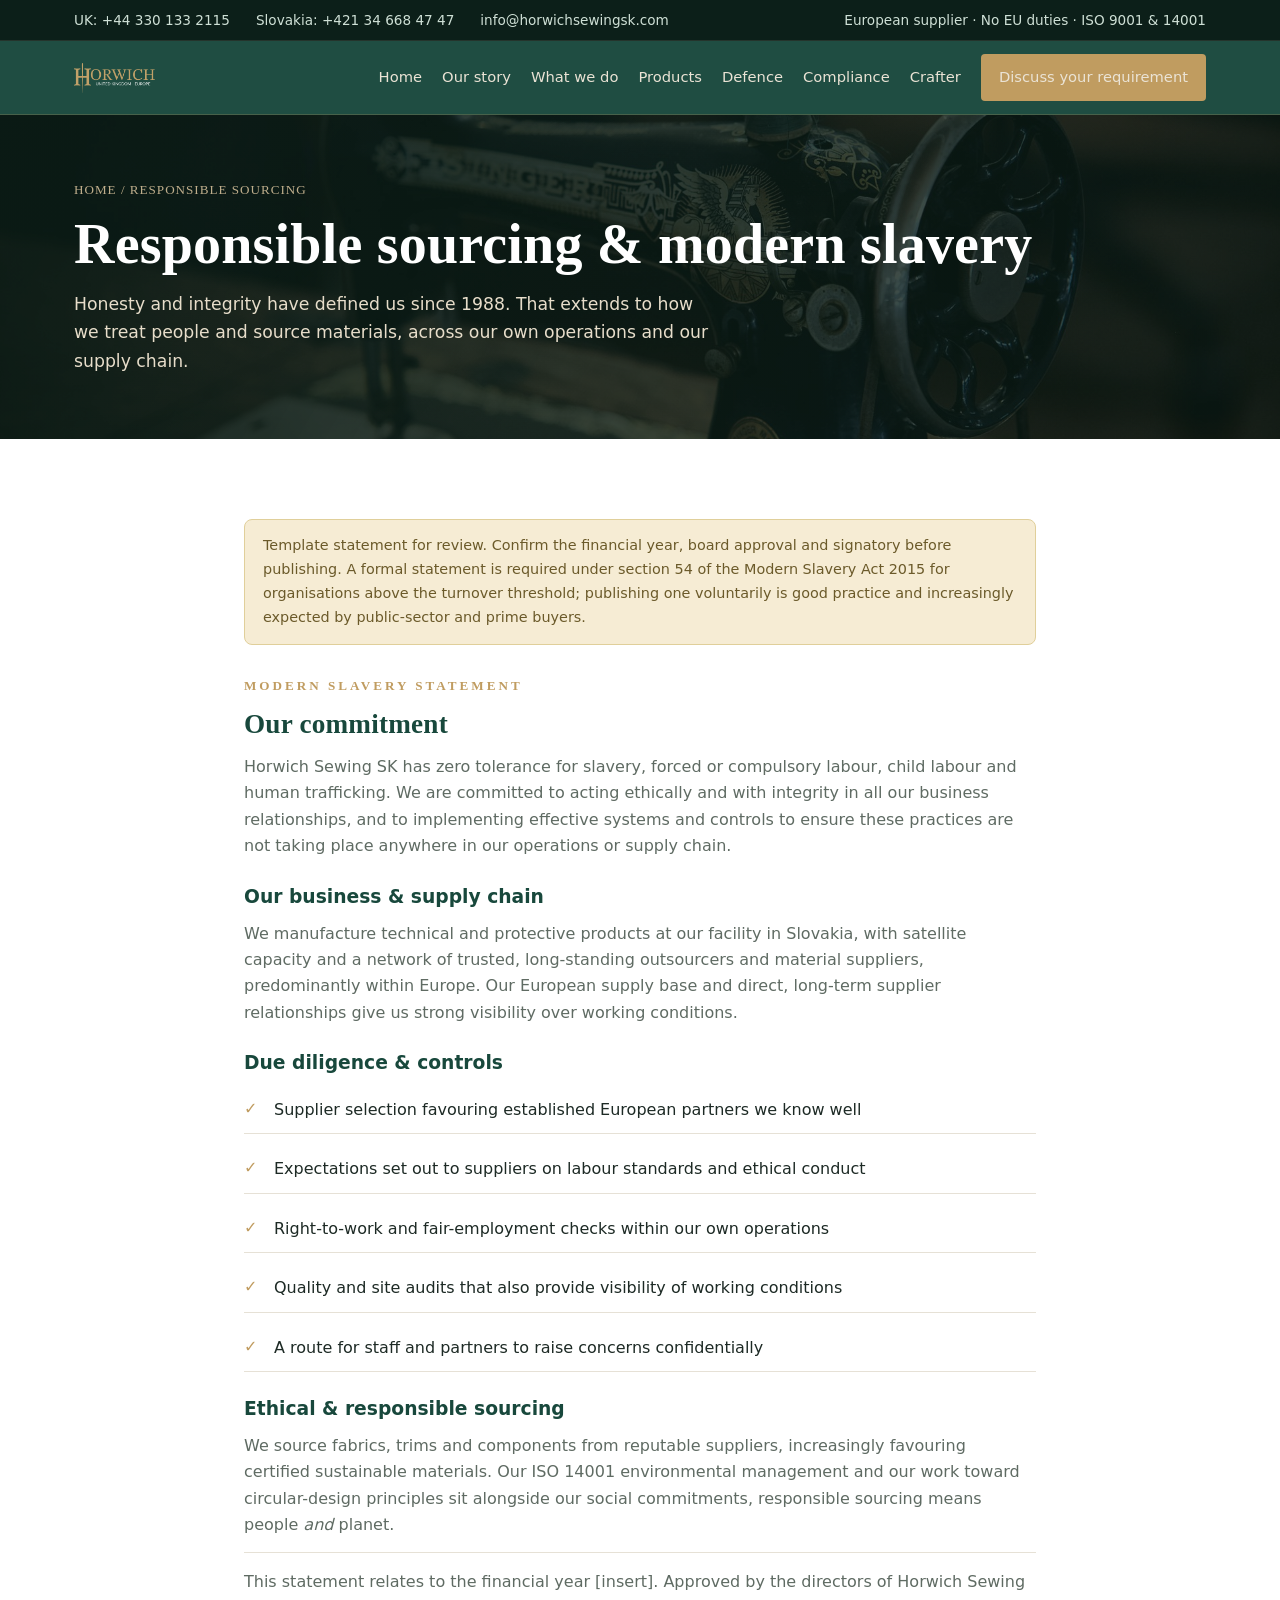
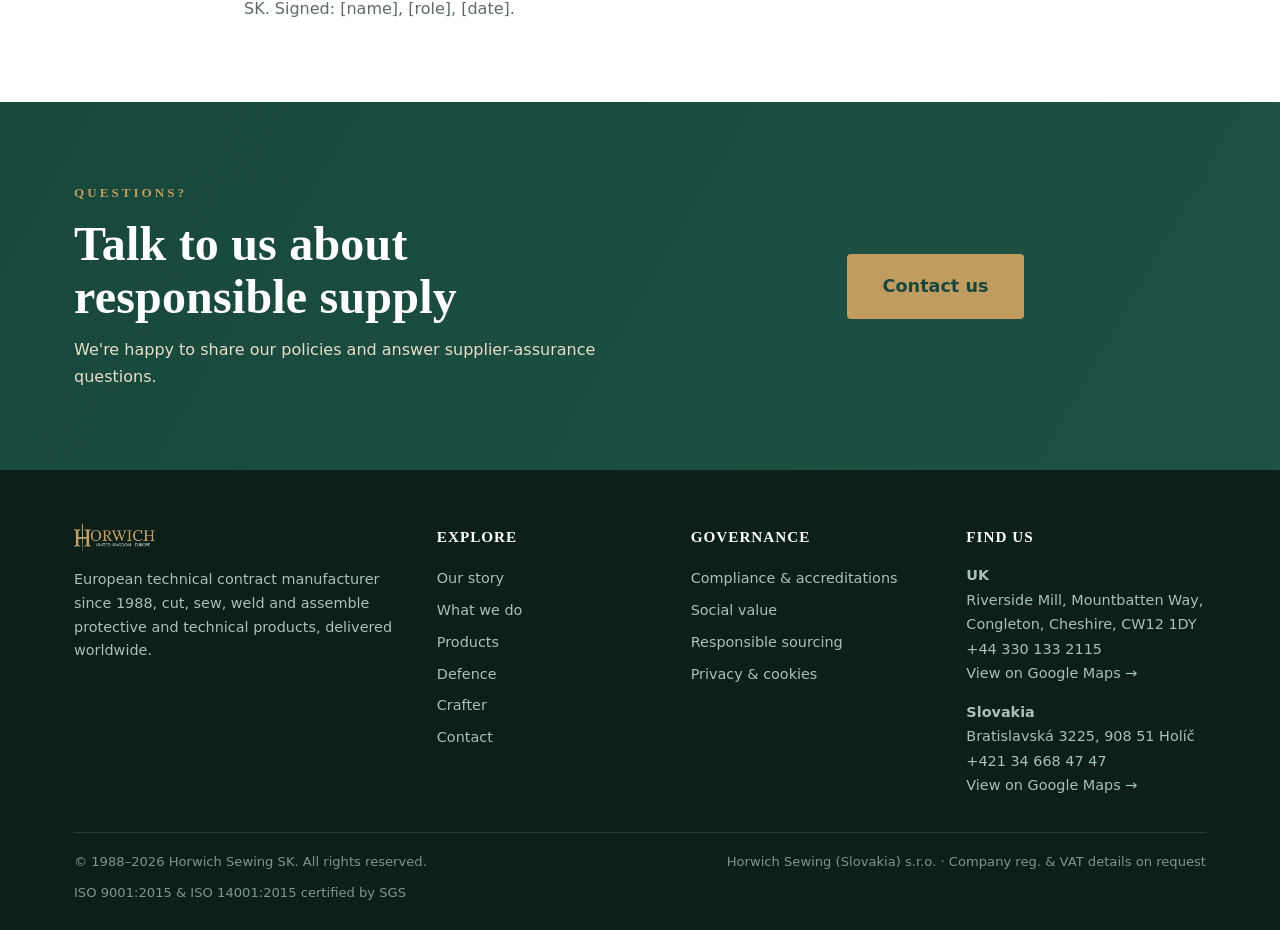
<file: responsible-sourcing.html>
<!DOCTYPE html>
<html lang="en-GB">
<head>
<meta charset="UTF-8">
<meta name="viewport" content="width=device-width, initial-scale=1.0">
<meta http-equiv="Content-Security-Policy" content="default-src 'self'; script-src 'self' 'unsafe-inline'; style-src 'self' 'unsafe-inline' https://fonts.googleapis.com; font-src 'self' https://fonts.gstatic.com; img-src 'self' data:; media-src 'self'; object-src 'none'; base-uri 'self'; form-action 'self'; upgrade-insecure-requests">
<meta name="referrer" content="strict-origin-when-cross-origin">
<title>Responsible Sourcing &amp; Modern Slavery · Horwich Sewing SK</title>
<meta name="description" content="Horwich Sewing SK's commitment to responsible, ethical sourcing and to preventing modern slavery and human trafficking across our operations and supply chain.">
<link rel="icon" href="assets/favicon.jpg">
<link rel="preconnect" href="https://fonts.googleapis.com">
<link rel="preconnect" href="https://fonts.gstatic.com" crossorigin>
<link rel="stylesheet" href="styles.css">
<link rel="canonical" href="https://www.horwichsewingsk.com/responsible-sourcing.html">
<meta name="robots" content="index, follow, max-image-preview:large, max-snippet:-1">
<script>(function(){if(!/(^|\.)horwichsewingsk\.com$/i.test(location.hostname)){var m=document.querySelector('meta[name="robots"]');if(m)m.content='noindex, nofollow';}})();</script>
<meta property="og:type" content="website">
<meta property="og:site_name" content="Horwich Sewing SK">
<meta property="og:title" content="Responsible Sourcing &amp; Modern Slavery · Horwich Sewing SK">
<meta property="og:description" content="Horwich Sewing SK's commitment to responsible, ethical sourcing and to preventing modern slavery and human trafficking across our operations and supply chain.">
<meta property="og:url" content="https://www.horwichsewingsk.com/responsible-sourcing.html">
<meta property="og:image" content="https://www.horwichsewingsk.com/assets/og-image.png">
<meta property="og:image:width" content="1200">
<meta property="og:image:height" content="630">
<meta property="og:image:alt" content="Horwich Sewing SK, European technical contract manufacturer">
<meta property="og:locale" content="en_GB">
<meta name="twitter:card" content="summary_large_image">
<meta name="twitter:title" content="Responsible Sourcing &amp; Modern Slavery · Horwich Sewing SK">
<meta name="twitter:description" content="Horwich Sewing SK's commitment to responsible, ethical sourcing and to preventing modern slavery and human trafficking across our operations and supply chain.">
<meta name="twitter:image" content="https://www.horwichsewingsk.com/assets/og-image.png">
<meta name="twitter:image:alt" content="Horwich Sewing SK, European technical contract manufacturer">
<script type="application/ld+json">{"@context":"https://schema.org","@graph":[{"@type":"Organization","@id":"https://www.horwichsewingsk.com/#organization","name":"Horwich Sewing SK","legalName":"Horwich Sewing (Slovakia) s.r.o.","url":"https://www.horwichsewingsk.com/","logo":"https://www.horwichsewingsk.com/assets/horwich-logo.png","image":"https://www.horwichsewingsk.com/assets/og-image.png","description":"European technical contract manufacturer since 1988. Protective and technical garments and sewn products: cut, sewn, high-frequency and ultrasonic welded, taped and assembled to specification. ISO 9001 and 14001 certified, delivered worldwide.","foundingDate":"1988","slogan":"First-class service, every time.","email":"info@horwichsewingsk.com","areaServed":"Worldwide","sameAs":["https://craftercollection.com"],"knowsAbout":["Technical contract manufacturing","Protective clothing","PPE","Fire-protective garments","Chemical protective clothing","High-frequency and ultrasonic welding","Taped seams","Workwear","Cut make and trim","Technical textiles"],"hasCertification":[{"@type":"Certification","name":"ISO 9001:2015","certificationIdentification":"SK17/2706","issuedBy":{"@type":"Organization","name":"SGS"}},{"@type":"Certification","name":"ISO 14001:2015","certificationIdentification":"SK23/00000132","issuedBy":{"@type":"Organization","name":"SGS"}}],"address":[{"@type":"PostalAddress","streetAddress":"Riverside Mill, Mountbatten Way","addressLocality":"Congleton","addressRegion":"Cheshire","postalCode":"CW12 1DY","addressCountry":"GB"},{"@type":"PostalAddress","streetAddress":"Bratislavská 3225","addressLocality":"Holíč","postalCode":"908 51","addressCountry":"SK"}],"contactPoint":[{"@type":"ContactPoint","telephone":"+44 330 133 2115","contactType":"sales","areaServed":"GB","email":"info@horwichsewingsk.com"},{"@type":"ContactPoint","telephone":"+421 34 668 47 47","contactType":"sales","areaServed":"SK"}]},{"@type":"WebSite","@id":"https://www.horwichsewingsk.com/#website","name":"Horwich Sewing SK","url":"https://www.horwichsewingsk.com/","publisher":{"@id":"https://www.horwichsewingsk.com/#organization"},"inLanguage":"en-GB"},{"@type":"WebPage","@id":"https://www.horwichsewingsk.com/responsible-sourcing.html#webpage","url":"https://www.horwichsewingsk.com/responsible-sourcing.html","name":"Responsible Sourcing & Modern Slavery · Horwich Sewing SK","description":"Horwich Sewing SK's commitment to responsible, ethical sourcing and to preventing modern slavery and human trafficking across our operations and supply chain.","isPartOf":{"@id":"https://www.horwichsewingsk.com/#website"},"about":{"@id":"https://www.horwichsewingsk.com/#organization"},"inLanguage":"en-GB","primaryImageOfPage":"https://www.horwichsewingsk.com/assets/og-image.png","breadcrumb":{"@id":"https://www.horwichsewingsk.com/responsible-sourcing.html#breadcrumb"}},{"@type":"BreadcrumbList","@id":"https://www.horwichsewingsk.com/responsible-sourcing.html#breadcrumb","itemListElement":[{"@type":"ListItem","position":1,"name":"Home","item":"https://www.horwichsewingsk.com/"},{"@type":"ListItem","position":2,"name":"Responsible sourcing","item":"https://www.horwichsewingsk.com/responsible-sourcing.html"}]}]}</script>
</head>
<body>

<div class="topbar"><div class="wrap">
  <a href="tel:+443301332115">UK: +44 330 133 2115</a>
  <a href="tel:+421346684747">Slovakia: +421 34 668 47 47</a>
  <a href="mailto:info@horwichsewingsk.com">info@horwichsewingsk.com</a>
  <span class="sep"></span><span>European supplier · No EU duties · ISO 9001 &amp; 14001</span>
</div></div>

<header><div class="wrap">
  <a href="index.html" class="logo"><img src="assets/horwich-logo.png" alt="Horwich Sewing SK"></a>
  <nav class="main">
    <a href="index.html">Home</a>
    <a href="about.html">Our story</a>
    <a href="what-we-do.html">What we do</a>
    <a href="products.html">Products</a>
    <a href="defence.html">Defence</a>
    <a href="compliance.html">Compliance</a>
    <a href="crafter.html">Crafter</a>
    <a href="contact.html" class="btn btn-gold" style="padding:9px 16px">Discuss your requirement</a>
  </nav>
  <button class="nav-toggle">&#9776;</button>
</div></header>

<section class="phero"><div class="wrap">
  <div class="crumbs"><a href="index.html">Home</a> / Responsible sourcing</div>
  <h1>Responsible sourcing &amp; modern slavery</h1>
  <p>Honesty and integrity have defined us since 1988. That extends to how we treat people and source materials, across our own operations and our supply chain.</p>
</div></section>

<section>
  <div class="wrap" style="max-width:840px">
    <div class="policy-note">Template statement for review. Confirm the financial year, board approval and signatory before publishing. A formal statement is required under section 54 of the Modern Slavery Act 2015 for organisations above the turnover threshold; publishing one voluntarily is good practice and increasingly expected by public-sector and prime buyers.</div>

    <div class="eyebrow">Modern slavery statement</div>
    <h2 style="font-size:1.7rem;color:var(--green);font-weight:600;margin:6px 0 14px">Our commitment</h2>
    <p style="color:var(--grey);margin-bottom:14px">Horwich Sewing SK has zero tolerance for slavery, forced or compulsory labour, child labour and human trafficking. We are committed to acting ethically and with integrity in all our business relationships, and to implementing effective systems and controls to ensure these practices are not taking place anywhere in our operations or supply chain.</p>

    <h3 style="color:var(--green);margin:22px 0 8px">Our business &amp; supply chain</h3>
    <p style="color:var(--grey);margin-bottom:14px">We manufacture technical and protective products at our facility in Slovakia, with satellite capacity and a network of trusted, long-standing outsourcers and material suppliers, predominantly within Europe. Our European supply base and direct, long-term supplier relationships give us strong visibility over working conditions.</p>

    <h3 style="color:var(--green);margin:22px 0 8px">Due diligence &amp; controls</h3>
    <ul class="caps" style="grid-template-columns:1fr;margin-bottom:14px">
      <li>Supplier selection favouring established European partners we know well</li>
      <li>Expectations set out to suppliers on labour standards and ethical conduct</li>
      <li>Right-to-work and fair-employment checks within our own operations</li>
      <li>Quality and site audits that also provide visibility of working conditions</li>
      <li>A route for staff and partners to raise concerns confidentially</li>
    </ul>

    <h3 style="color:var(--green);margin:22px 0 8px">Ethical &amp; responsible sourcing</h3>
    <p style="color:var(--grey);margin-bottom:14px">We source fabrics, trims and components from reputable suppliers, increasingly favouring certified sustainable materials. Our ISO 14001 environmental management and our work toward circular-design principles sit alongside our social commitments, responsible sourcing means people <em>and</em> planet.</p>

    <p class="small" style="color:var(--grey);border-top:1px solid var(--line);padding-top:16px;margin-top:8px">This statement relates to the financial year [insert]. Approved by the directors of Horwich Sewing SK. Signed: [name], [role], [date].</p>
  </div>
</section>

<section class="cta"><div class="wrap">
  <div><div class="eyebrow">Questions?</div><h2>Talk to us about responsible supply</h2>
    <p>We're happy to share our policies and answer supplier-assurance questions.</p></div>
  <div style="text-align:center;align-self:center"><a href="contact.html" class="btn btn-gold" style="font-size:1.1rem;padding:16px 34px">Contact us</a></div>
</div></section>

<footer>
  <div class="wrap">
    <div class="cols">
      <div><div class="footlogo"><img src="assets/horwich-logo.png" alt="Horwich Sewing SK"></div>
        <p style="max-width:340px">European technical contract manufacturer since 1988, cut, sew, weld and assemble protective and technical products, delivered worldwide.</p></div>
      <div><h4>Explore</h4><nav>
        <a href="about.html">Our story</a><a href="what-we-do.html">What we do</a>
        <a href="products.html">Products</a><a href="defence.html">Defence</a>
        <a href="crafter.html">Crafter</a><a href="contact.html">Contact</a></nav></div>
      <div><h4>Governance</h4><nav>
        <a href="compliance.html">Compliance &amp; accreditations</a><a href="social-value.html">Social value</a>
        <a href="responsible-sourcing.html">Responsible sourcing</a><a href="privacy.html">Privacy &amp; cookies</a></nav></div>
      <div><h4>Find us</h4>
        <address><strong>UK</strong><br>Riverside Mill, Mountbatten Way,<br>Congleton, Cheshire, CW12 1DY<br><a href="tel:+443301332115">+44 330 133 2115</a><br><a href="https://www.google.com/maps/search/?api=1&amp;query=Riverside+Mill%2C+Mountbatten+Way%2C+Congleton%2C+Cheshire+CW12+1DY" target="_blank" rel="noopener noreferrer">View on Google Maps →</a></address>
        <address style="margin-top:14px"><strong>Slovakia</strong><br>Bratislavská 3225, 908 51 Holíč<br><a href="tel:+421346684747">+421 34 668 47 47</a><br><a href="https://www.google.com/maps/search/?api=1&amp;query=Bratislavsk%C3%A1+3225%2C+908+51+Hol%C3%AD%C4%8D%2C+Slovakia" target="_blank" rel="noopener noreferrer">View on Google Maps →</a></address></div>
    </div>
    <div class="foot-bot"><span>© 1988–2026 Horwich Sewing SK. All rights reserved.</span><span>Horwich Sewing (Slovakia) s.r.o. · Company reg. &amp; VAT details on request</span><span>ISO 9001:2015 &amp; ISO 14001:2015 certified by SGS</span></div>
  </div>
</footer>
<script>document.querySelector('.nav-toggle').addEventListener('click',function(){var n=document.querySelector('nav.main');n.style.display=(n.style.display==='flex')?'none':'flex';n.style.flexDirection='column';n.style.position='absolute';n.style.top='62px';n.style.right='24px';n.style.background='#18483C';n.style.padding='16px 22px';n.style.borderRadius='8px';n.style.gap='14px';});</script>
</body>
</html>
</file>
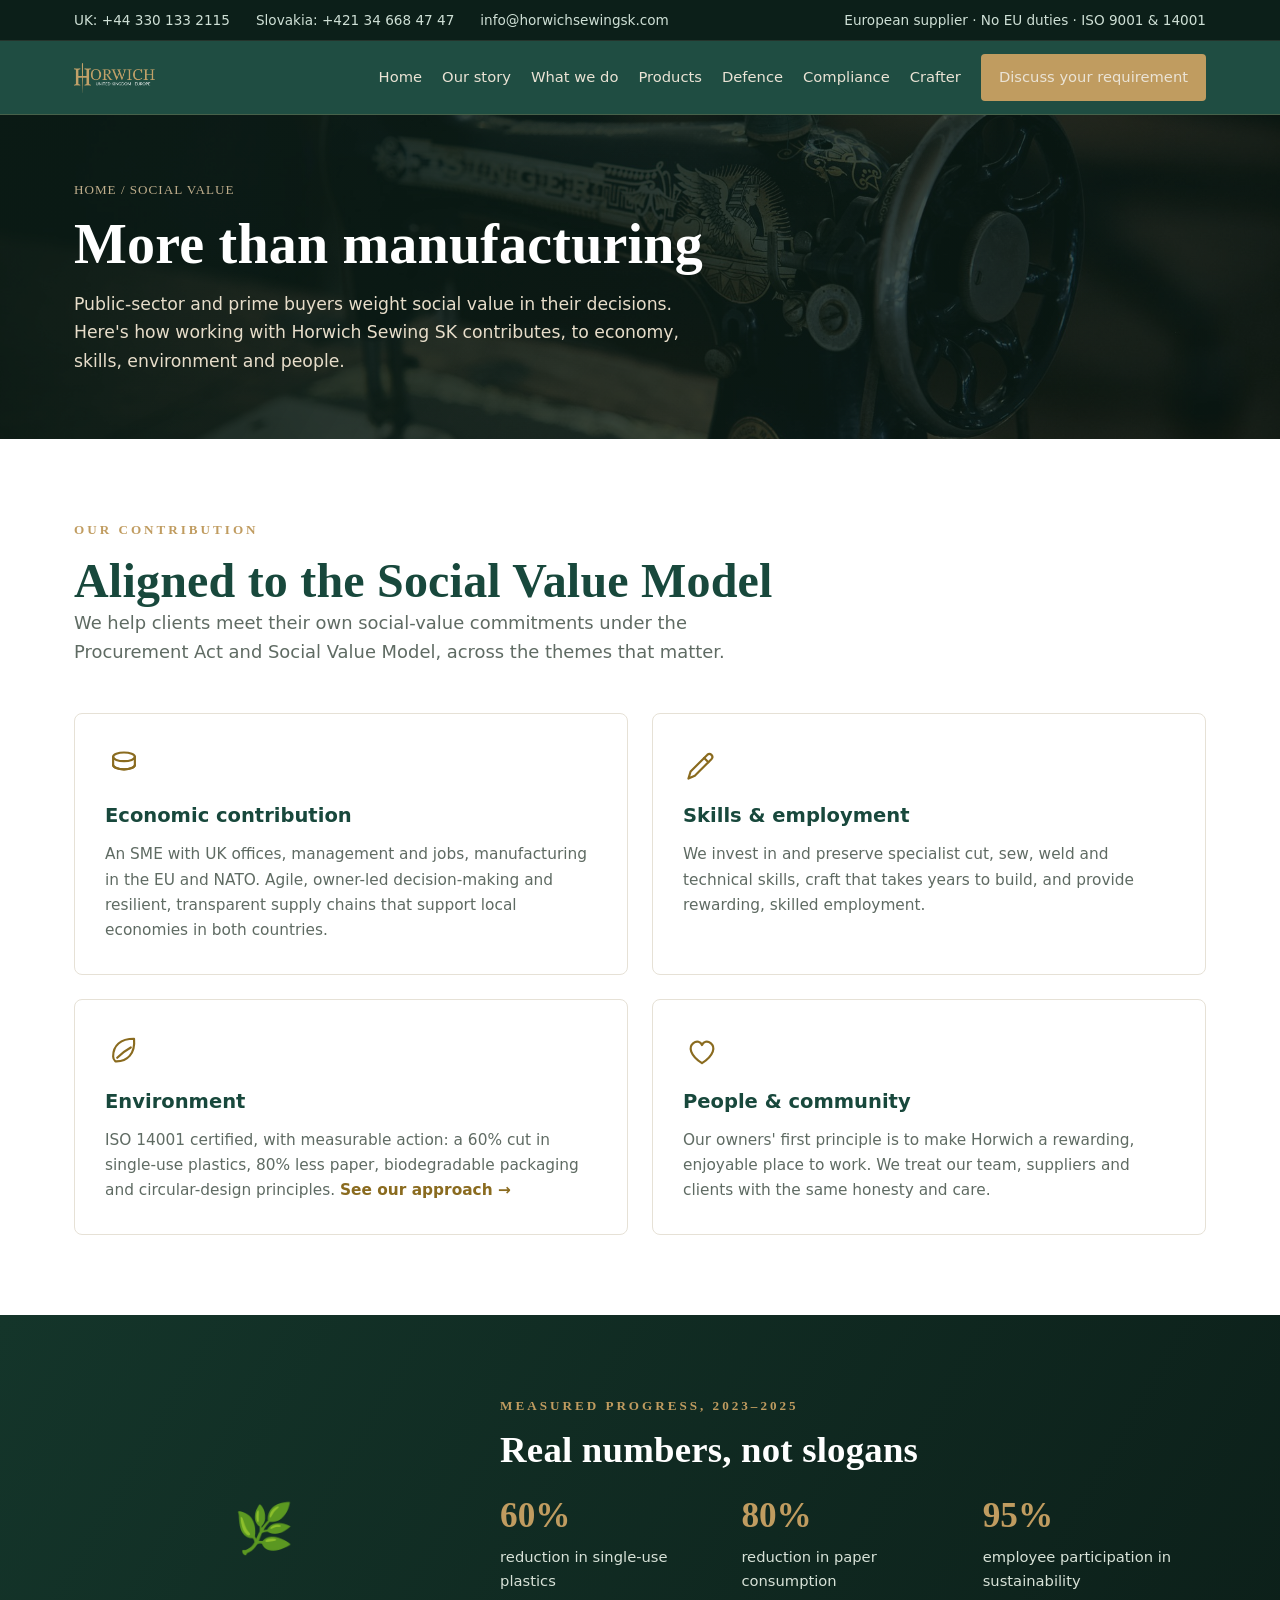
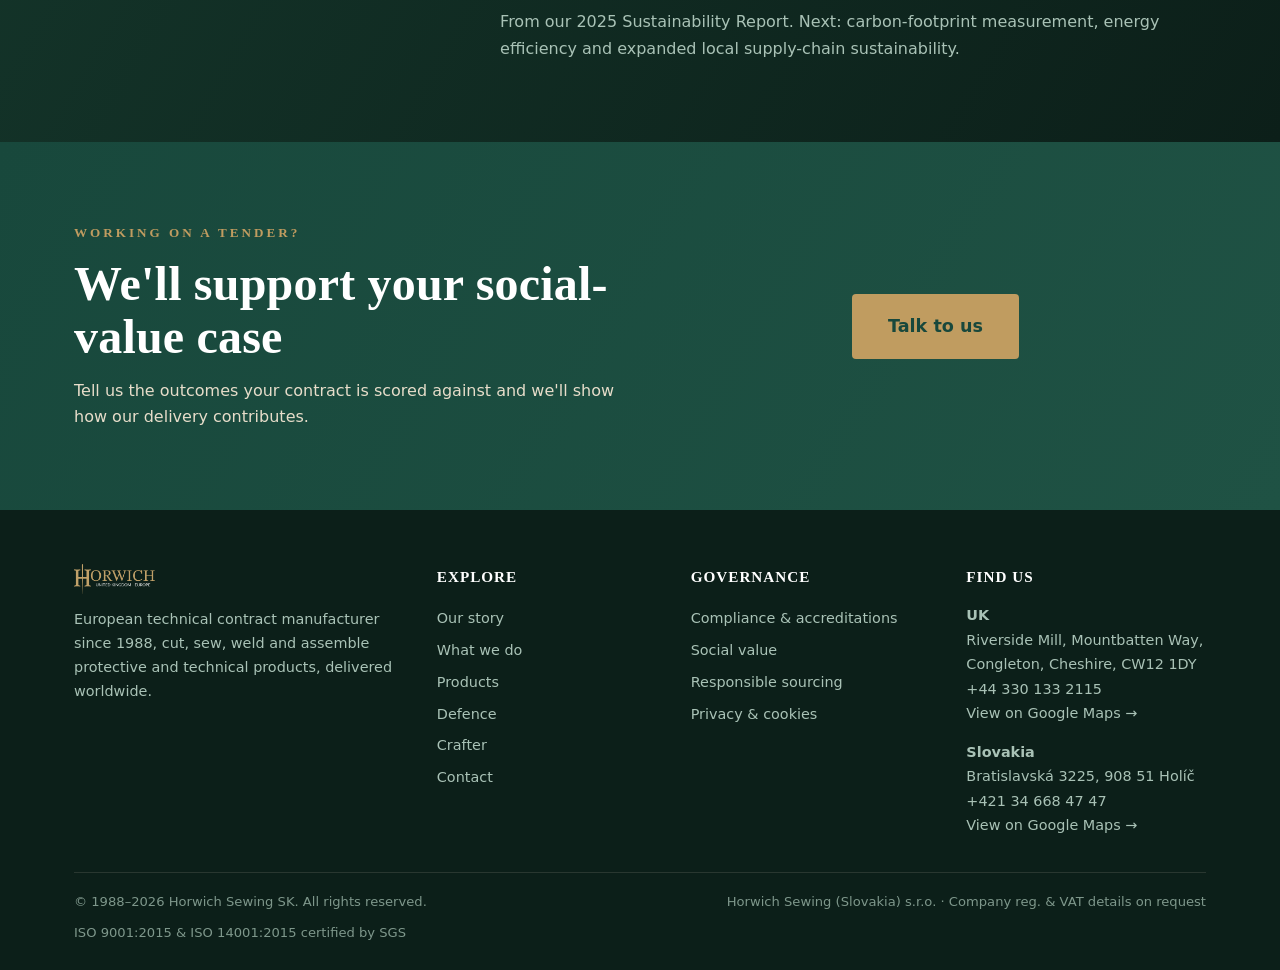
<file: social-value.html>
<!DOCTYPE html>
<html lang="en-GB">
<head>
<meta charset="UTF-8">
<meta name="viewport" content="width=device-width, initial-scale=1.0">
<meta http-equiv="Content-Security-Policy" content="default-src 'self'; script-src 'self' 'unsafe-inline'; style-src 'self' 'unsafe-inline' https://fonts.googleapis.com; font-src 'self' https://fonts.gstatic.com; img-src 'self' data:; media-src 'self'; object-src 'none'; base-uri 'self'; form-action 'self'; upgrade-insecure-requests">
<meta name="referrer" content="strict-origin-when-cross-origin">
<title>Social Value · Horwich Sewing SK</title>
<meta name="description" content="How Horwich Sewing SK delivers social value: UK jobs and management, skills, environmental action (ISO 14001), responsible supply and community, supporting clients' Social Value Model commitments.">
<link rel="icon" href="assets/favicon.jpg">
<link rel="preconnect" href="https://fonts.googleapis.com">
<link rel="preconnect" href="https://fonts.gstatic.com" crossorigin>
<link rel="stylesheet" href="styles.css">
<link rel="canonical" href="https://www.horwichsewingsk.com/social-value.html">
<meta name="robots" content="index, follow, max-image-preview:large, max-snippet:-1">
<script>(function(){if(!/(^|\.)horwichsewingsk\.com$/i.test(location.hostname)){var m=document.querySelector('meta[name="robots"]');if(m)m.content='noindex, nofollow';}})();</script>
<meta property="og:type" content="website">
<meta property="og:site_name" content="Horwich Sewing SK">
<meta property="og:title" content="Social Value · Horwich Sewing SK">
<meta property="og:description" content="How Horwich Sewing SK delivers social value: UK jobs and management, skills, environmental action (ISO 14001), responsible supply and community, supporting clients' Social Value Model commitments.">
<meta property="og:url" content="https://www.horwichsewingsk.com/social-value.html">
<meta property="og:image" content="https://www.horwichsewingsk.com/assets/og-image.png">
<meta property="og:image:width" content="1200">
<meta property="og:image:height" content="630">
<meta property="og:image:alt" content="Horwich Sewing SK, European technical contract manufacturer">
<meta property="og:locale" content="en_GB">
<meta name="twitter:card" content="summary_large_image">
<meta name="twitter:title" content="Social Value · Horwich Sewing SK">
<meta name="twitter:description" content="How Horwich Sewing SK delivers social value: UK jobs and management, skills, environmental action (ISO 14001), responsible supply and community, supporting clients' Social Value Model commitments.">
<meta name="twitter:image" content="https://www.horwichsewingsk.com/assets/og-image.png">
<meta name="twitter:image:alt" content="Horwich Sewing SK, European technical contract manufacturer">
<script type="application/ld+json">{"@context":"https://schema.org","@graph":[{"@type":"Organization","@id":"https://www.horwichsewingsk.com/#organization","name":"Horwich Sewing SK","legalName":"Horwich Sewing (Slovakia) s.r.o.","url":"https://www.horwichsewingsk.com/","logo":"https://www.horwichsewingsk.com/assets/horwich-logo.png","image":"https://www.horwichsewingsk.com/assets/og-image.png","description":"European technical contract manufacturer since 1988. Protective and technical garments and sewn products: cut, sewn, high-frequency and ultrasonic welded, taped and assembled to specification. ISO 9001 and 14001 certified, delivered worldwide.","foundingDate":"1988","slogan":"First-class service, every time.","email":"info@horwichsewingsk.com","areaServed":"Worldwide","sameAs":["https://craftercollection.com"],"knowsAbout":["Technical contract manufacturing","Protective clothing","PPE","Fire-protective garments","Chemical protective clothing","High-frequency and ultrasonic welding","Taped seams","Workwear","Cut make and trim","Technical textiles"],"hasCertification":[{"@type":"Certification","name":"ISO 9001:2015","certificationIdentification":"SK17/2706","issuedBy":{"@type":"Organization","name":"SGS"}},{"@type":"Certification","name":"ISO 14001:2015","certificationIdentification":"SK23/00000132","issuedBy":{"@type":"Organization","name":"SGS"}}],"address":[{"@type":"PostalAddress","streetAddress":"Riverside Mill, Mountbatten Way","addressLocality":"Congleton","addressRegion":"Cheshire","postalCode":"CW12 1DY","addressCountry":"GB"},{"@type":"PostalAddress","streetAddress":"Bratislavská 3225","addressLocality":"Holíč","postalCode":"908 51","addressCountry":"SK"}],"contactPoint":[{"@type":"ContactPoint","telephone":"+44 330 133 2115","contactType":"sales","areaServed":"GB","email":"info@horwichsewingsk.com"},{"@type":"ContactPoint","telephone":"+421 34 668 47 47","contactType":"sales","areaServed":"SK"}]},{"@type":"WebSite","@id":"https://www.horwichsewingsk.com/#website","name":"Horwich Sewing SK","url":"https://www.horwichsewingsk.com/","publisher":{"@id":"https://www.horwichsewingsk.com/#organization"},"inLanguage":"en-GB"},{"@type":"WebPage","@id":"https://www.horwichsewingsk.com/social-value.html#webpage","url":"https://www.horwichsewingsk.com/social-value.html","name":"Social Value · Horwich Sewing SK","description":"How Horwich Sewing SK delivers social value: UK jobs and management, skills, environmental action (ISO 14001), responsible supply and community, supporting clients' Social Value Model commitments.","isPartOf":{"@id":"https://www.horwichsewingsk.com/#website"},"about":{"@id":"https://www.horwichsewingsk.com/#organization"},"inLanguage":"en-GB","primaryImageOfPage":"https://www.horwichsewingsk.com/assets/og-image.png","breadcrumb":{"@id":"https://www.horwichsewingsk.com/social-value.html#breadcrumb"}},{"@type":"BreadcrumbList","@id":"https://www.horwichsewingsk.com/social-value.html#breadcrumb","itemListElement":[{"@type":"ListItem","position":1,"name":"Home","item":"https://www.horwichsewingsk.com/"},{"@type":"ListItem","position":2,"name":"Social value","item":"https://www.horwichsewingsk.com/social-value.html"}]}]}</script>
</head>
<body>

<div class="topbar"><div class="wrap">
  <a href="tel:+443301332115">UK: +44 330 133 2115</a>
  <a href="tel:+421346684747">Slovakia: +421 34 668 47 47</a>
  <a href="mailto:info@horwichsewingsk.com">info@horwichsewingsk.com</a>
  <span class="sep"></span><span>European supplier · No EU duties · ISO 9001 &amp; 14001</span>
</div></div>

<header><div class="wrap">
  <a href="index.html" class="logo"><img src="assets/horwich-logo.png" alt="Horwich Sewing SK"></a>
  <nav class="main">
    <a href="index.html">Home</a>
    <a href="about.html">Our story</a>
    <a href="what-we-do.html">What we do</a>
    <a href="products.html">Products</a>
    <a href="defence.html">Defence</a>
    <a href="compliance.html">Compliance</a>
    <a href="crafter.html">Crafter</a>
    <a href="contact.html" class="btn btn-gold" style="padding:9px 16px">Discuss your requirement</a>
  </nav>
  <button class="nav-toggle">&#9776;</button>
</div></header>

<section class="phero"><div class="wrap">
  <div class="crumbs"><a href="index.html">Home</a> / Social value</div>
  <h1>More than manufacturing</h1>
  <p>Public-sector and prime buyers weight social value in their decisions. Here's how working with Horwich Sewing SK contributes, to economy, skills, environment and people.</p>
</div></section>

<section>
  <div class="wrap">
    <div class="head"><div class="eyebrow">Our contribution</div><h2>Aligned to the Social Value Model</h2>
      <p class="lead">We help clients meet their own social-value commitments under the Procurement Act and Social Value Model, across the themes that matter.</p></div>
    <div class="grid g2">
      <div class="card"><div class="ico"><svg viewBox="0 0 28 28" fill="none" stroke="currentColor" stroke-width="1.6" stroke-linecap="round" stroke-linejoin="round" aria-hidden="true"><ellipse cx="14" cy="8" rx="8" ry="3.2"/><path d="M6 8 v6 c0 1.8 3.6 3.2 8 3.2 s8-1.4 8-3.2 V8"/><path d="M6 14 c0 1.8 3.6 3.2 8 3.2 s8-1.4 8-3.2"/></svg></div><h3>Economic contribution</h3><p>An SME with UK offices, management and jobs, manufacturing in the EU and NATO. Agile, owner-led decision-making and resilient, transparent supply chains that support local economies in both countries.</p></div>
      <div class="card"><div class="ico"><svg viewBox="0 0 28 28" fill="none" stroke="currentColor" stroke-width="1.6" stroke-linecap="round" stroke-linejoin="round" aria-hidden="true"><path d="M4 24 l1.6-5.2 L18 6.4 a2.2 2.2 0 0 1 3.1 3.1 L8.7 21.9 Z"/><path d="M15.6 8.8 l3.1 3.1"/></svg></div><h3>Skills &amp; employment</h3><p>We invest in and preserve specialist cut, sew, weld and technical skills, craft that takes years to build, and provide rewarding, skilled employment.</p></div>
      <div class="card"><div class="ico"><svg viewBox="0 0 28 28" fill="none" stroke="currentColor" stroke-width="1.6" stroke-linecap="round" stroke-linejoin="round" aria-hidden="true"><path d="M21.4 5 C11.4 5 6 10 6 18 C6 19.2 6.6 20.6 7.6 21.6 C16.4 22 22.4 16 21.4 5 Z"/><path d="M9 19 C13 15 16 13 19 11.4"/></svg></div><h3>Environment</h3><p>ISO 14001 certified, with measurable action: a 60% cut in single-use plastics, 80% less paper, biodegradable packaging and circular-design principles. <a href="responsible-sourcing.html" style="color:#8a6b1f;font-weight:600">See our approach →</a></p></div>
      <div class="card"><div class="ico"><svg viewBox="0 0 28 28" fill="none" stroke="currentColor" stroke-width="1.6" stroke-linecap="round" stroke-linejoin="round" aria-hidden="true"><path d="M14 23 C5 17 4 11 7.6 8.2 C10.1 6.2 13 7.1 14 9.6 C15 7.1 17.9 6.2 20.4 8.2 C24 11 23 17 14 23 Z"/></svg></div><h3>People &amp; community</h3><p>Our owners' first principle is to make Horwich a rewarding, enjoyable place to work. We treat our team, suppliers and clients with the same honesty and care.</p></div>
    </div>
  </div>
</section>

<!-- environment metrics -->
<section class="sustain">
  <div class="wrap">
    <div style="text-align:center"><div class="leaf">🌿</div></div>
    <div>
      <div class="eyebrow">Measured progress, 2023–2025</div>
      <h2 style="font-size:clamp(1.7rem,3.2vw,2.3rem);font-weight:600;margin-bottom:16px">Real numbers, not slogans</h2>
      <div class="grid g3" style="gap:18px">
        <div><div style="font-family:var(--stamp);font-size:2.2rem;color:var(--gold);font-weight:600">60%</div><p style="color:#d8e2d8;font-size:.92rem">reduction in single-use plastics</p></div>
        <div><div style="font-family:var(--stamp);font-size:2.2rem;color:var(--gold);font-weight:600">80%</div><p style="color:#d8e2d8;font-size:.92rem">reduction in paper consumption</p></div>
        <div><div style="font-family:var(--stamp);font-size:2.2rem;color:var(--gold);font-weight:600">95%</div><p style="color:#d8e2d8;font-size:.92rem">employee participation in sustainability</p></div>
      </div>
      <p class="small" style="color:#a9c2b6;margin-top:16px">From our 2025 Sustainability Report. Next: carbon-footprint measurement, energy efficiency and expanded local supply-chain sustainability.</p>
    </div>
  </div>
</section>

<section class="cta"><div class="wrap">
  <div><div class="eyebrow">Working on a tender?</div><h2>We'll support your social-value case</h2>
    <p>Tell us the outcomes your contract is scored against and we'll show how our delivery contributes.</p></div>
  <div style="text-align:center;align-self:center"><a href="contact.html" class="btn btn-gold" style="font-size:1.1rem;padding:16px 34px">Talk to us</a></div>
</div></section>

<footer>
  <div class="wrap">
    <div class="cols">
      <div><div class="footlogo"><img src="assets/horwich-logo.png" alt="Horwich Sewing SK"></div>
        <p style="max-width:340px">European technical contract manufacturer since 1988, cut, sew, weld and assemble protective and technical products, delivered worldwide.</p></div>
      <div><h4>Explore</h4><nav>
        <a href="about.html">Our story</a><a href="what-we-do.html">What we do</a>
        <a href="products.html">Products</a><a href="defence.html">Defence</a>
        <a href="crafter.html">Crafter</a><a href="contact.html">Contact</a></nav></div>
      <div><h4>Governance</h4><nav>
        <a href="compliance.html">Compliance &amp; accreditations</a><a href="social-value.html">Social value</a>
        <a href="responsible-sourcing.html">Responsible sourcing</a><a href="privacy.html">Privacy &amp; cookies</a></nav></div>
      <div><h4>Find us</h4>
        <address><strong>UK</strong><br>Riverside Mill, Mountbatten Way,<br>Congleton, Cheshire, CW12 1DY<br><a href="tel:+443301332115">+44 330 133 2115</a><br><a href="https://www.google.com/maps/search/?api=1&amp;query=Riverside+Mill%2C+Mountbatten+Way%2C+Congleton%2C+Cheshire+CW12+1DY" target="_blank" rel="noopener noreferrer">View on Google Maps →</a></address>
        <address style="margin-top:14px"><strong>Slovakia</strong><br>Bratislavská 3225, 908 51 Holíč<br><a href="tel:+421346684747">+421 34 668 47 47</a><br><a href="https://www.google.com/maps/search/?api=1&amp;query=Bratislavsk%C3%A1+3225%2C+908+51+Hol%C3%AD%C4%8D%2C+Slovakia" target="_blank" rel="noopener noreferrer">View on Google Maps →</a></address></div>
    </div>
    <div class="foot-bot"><span>© 1988–2026 Horwich Sewing SK. All rights reserved.</span><span>Horwich Sewing (Slovakia) s.r.o. · Company reg. &amp; VAT details on request</span><span>ISO 9001:2015 &amp; ISO 14001:2015 certified by SGS</span></div>
  </div>
</footer>
<script>document.querySelector('.nav-toggle').addEventListener('click',function(){var n=document.querySelector('nav.main');n.style.display=(n.style.display==='flex')?'none':'flex';n.style.flexDirection='column';n.style.position='absolute';n.style.top='62px';n.style.right='24px';n.style.background='#18483C';n.style.padding='16px 22px';n.style.borderRadius='8px';n.style.gap='14px';});</script>
</body>
</html>
</file>
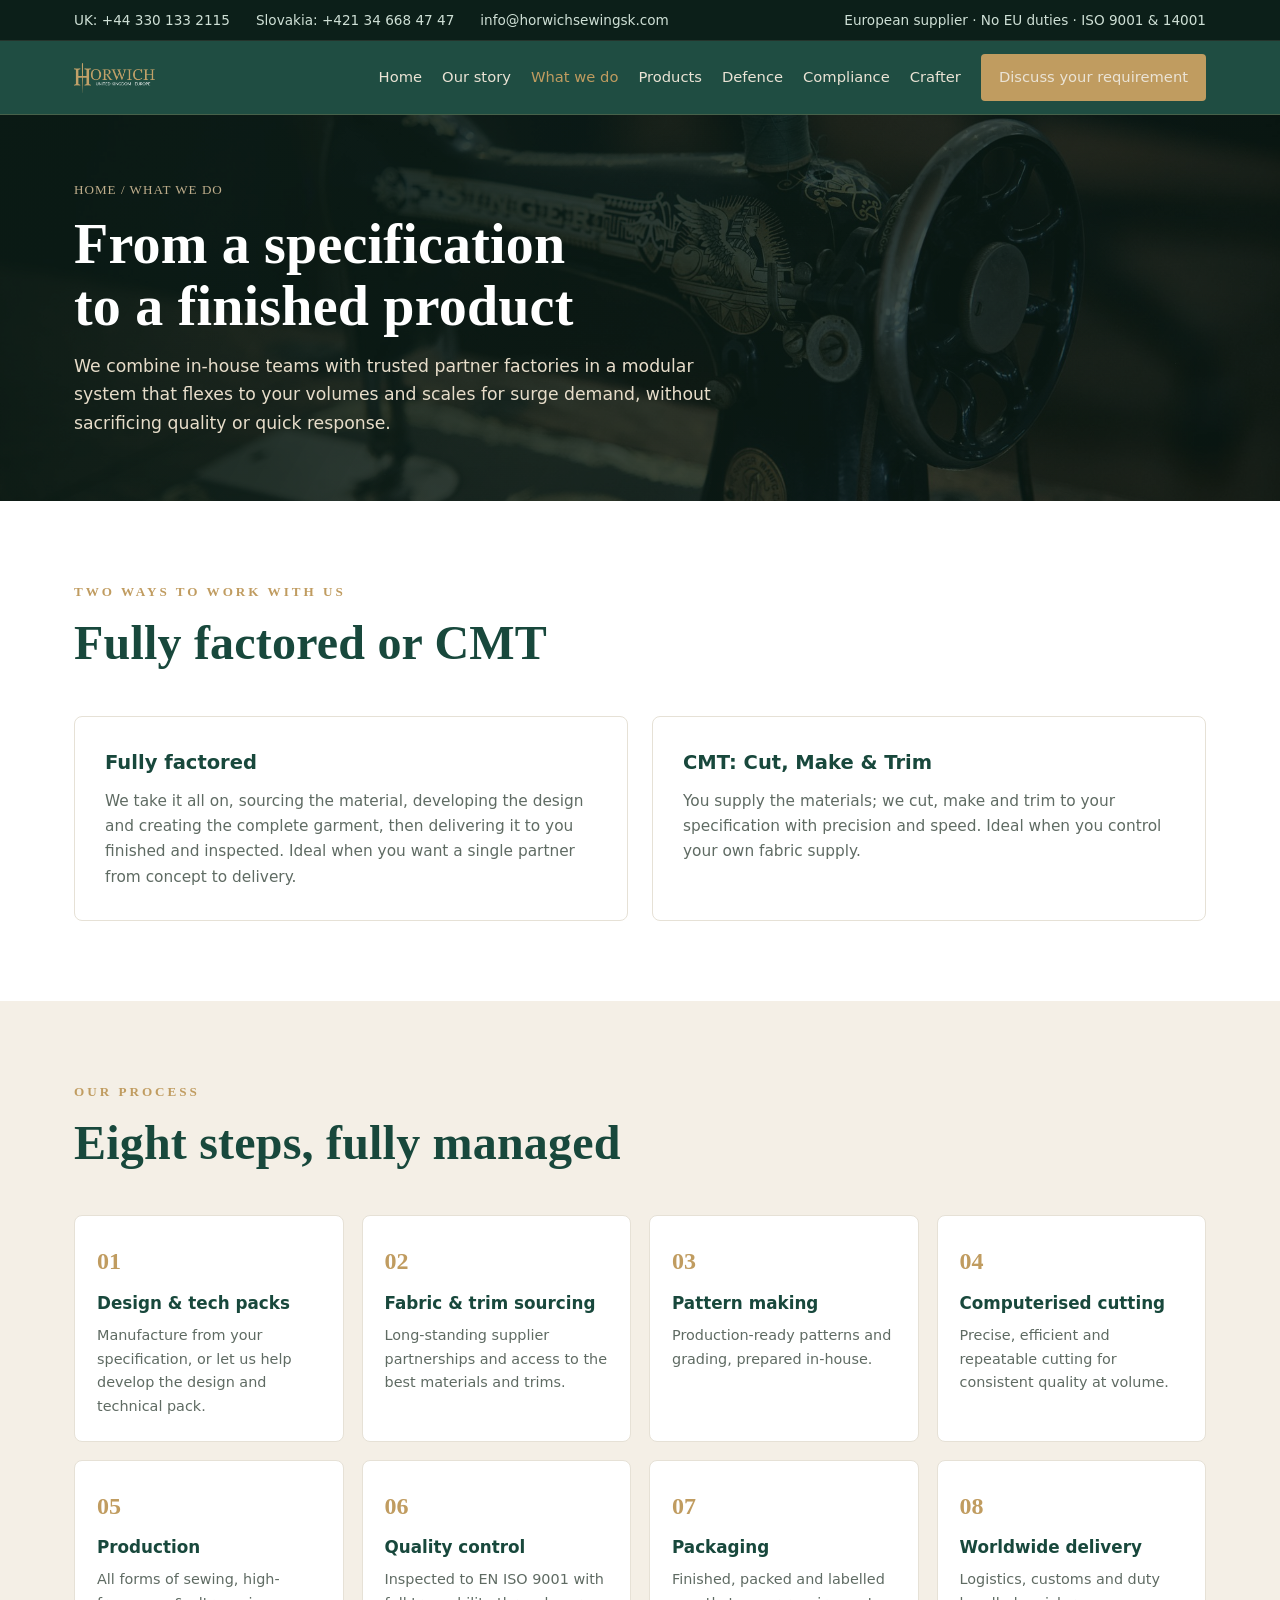
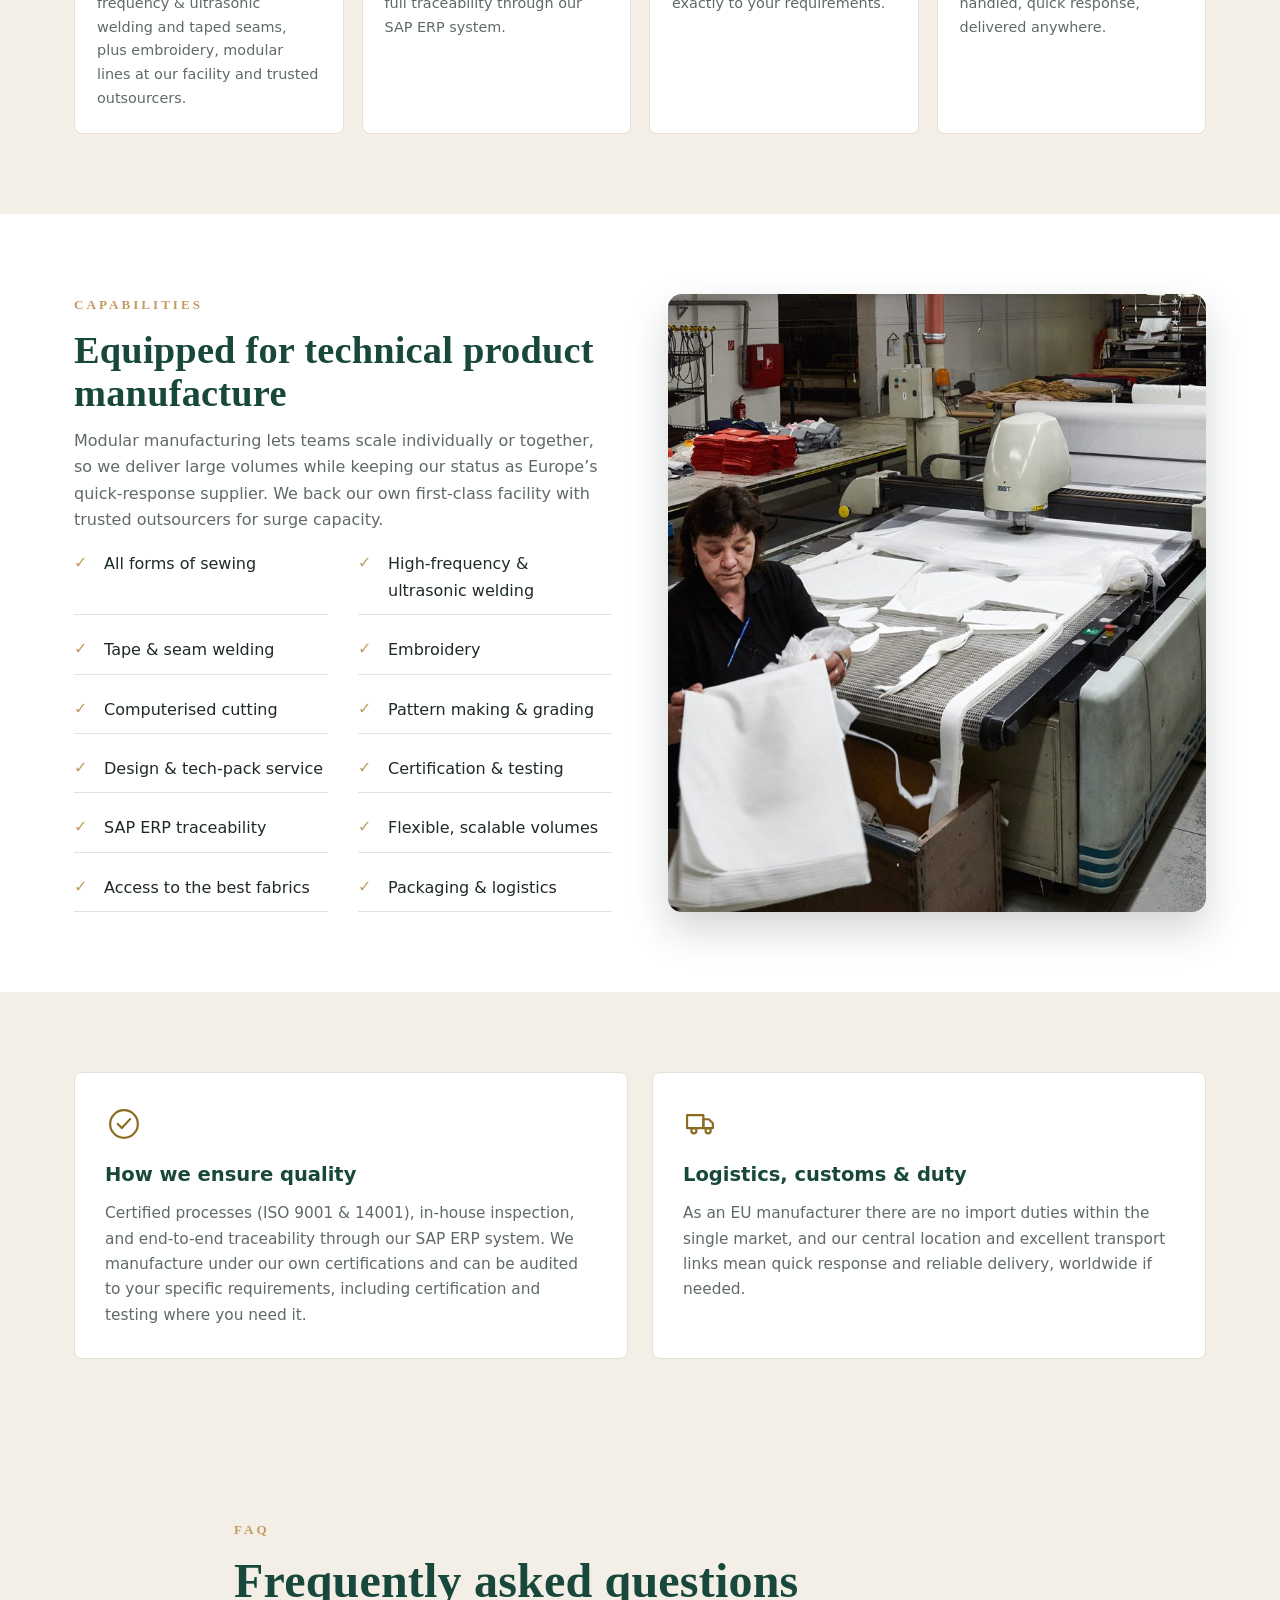
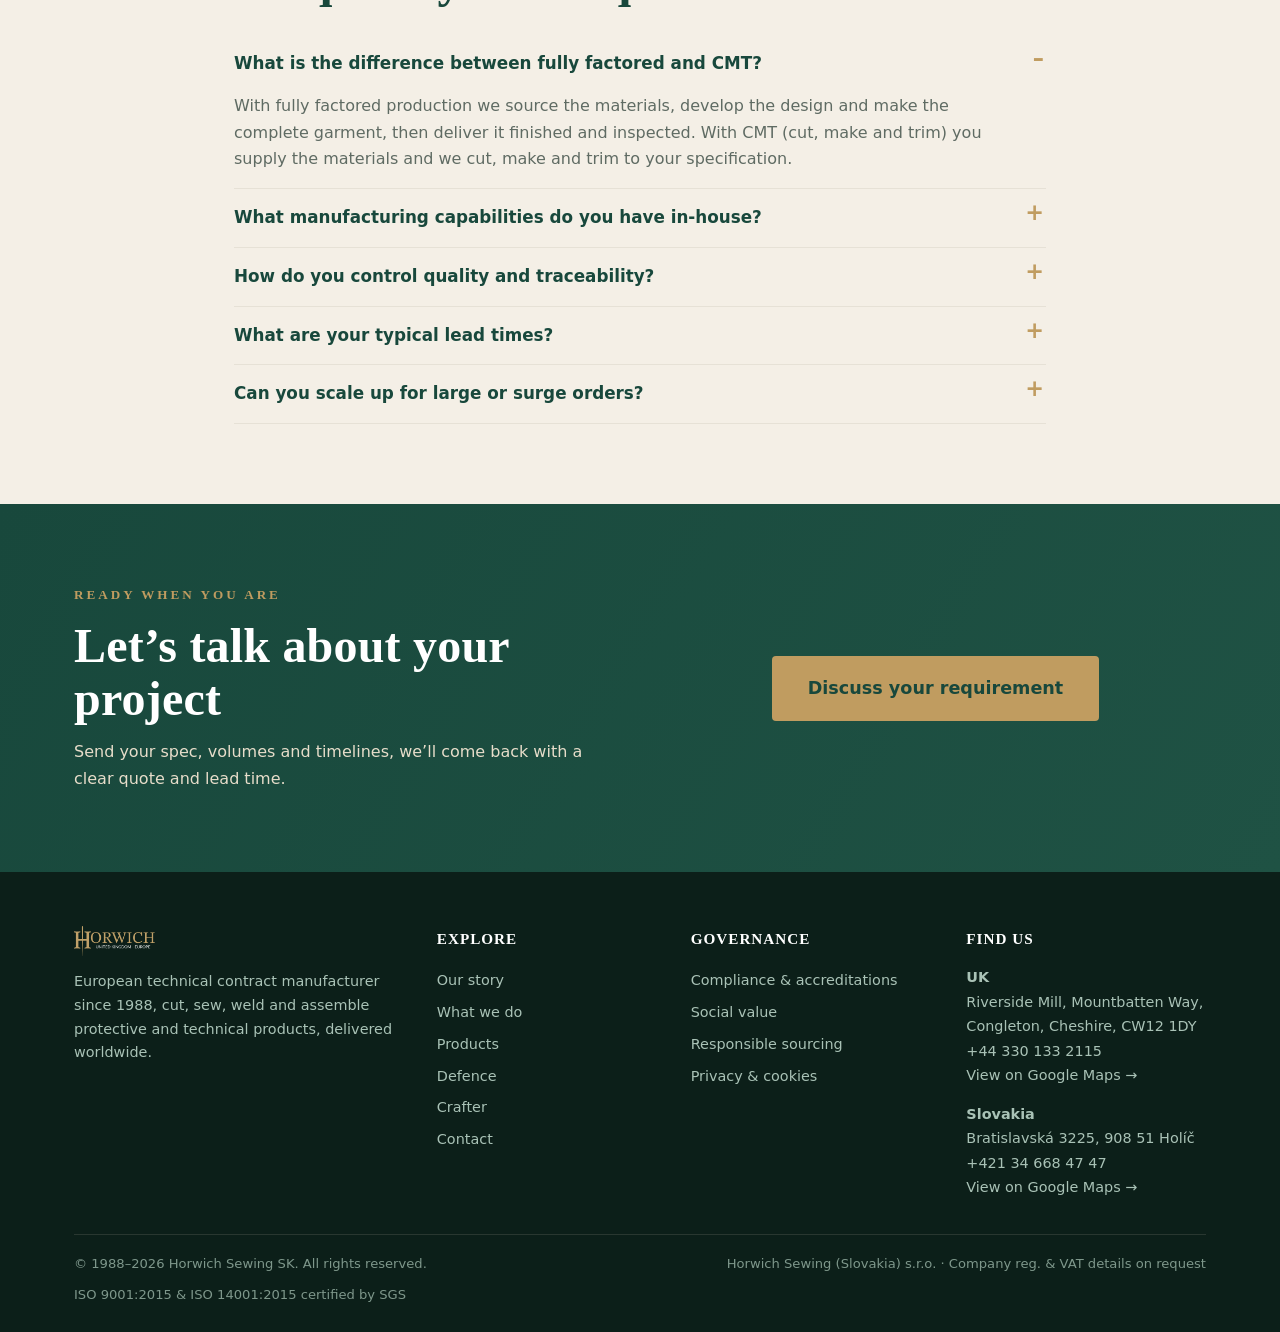
<file: what-we-do.html>
<!DOCTYPE html>
<html lang="en-GB">
<head>
<meta charset="UTF-8">
<meta name="viewport" content="width=device-width, initial-scale=1.0">
<meta http-equiv="Content-Security-Policy" content="default-src 'self'; script-src 'self' 'unsafe-inline'; style-src 'self' 'unsafe-inline' https://fonts.googleapis.com; font-src 'self' https://fonts.gstatic.com; img-src 'self' data:; media-src 'self'; object-src 'none'; base-uri 'self'; form-action 'self'; upgrade-insecure-requests">
<meta name="referrer" content="strict-origin-when-cross-origin">
<title>What We Do · Technical Manufacturing Process &amp; Capabilities | Horwich Sewing SK</title>
<meta name="description" content="Fully factored or CMT technical manufacturing: design and tech packs, sourcing, computerised cutting, all forms of sewing, high-frequency and ultrasonic welding and taped seams, ISO and SAP quality control, worldwide delivery.">
<link rel="icon" href="assets/favicon.jpg">
<link rel="preconnect" href="https://fonts.googleapis.com">
<link rel="preconnect" href="https://fonts.gstatic.com" crossorigin>
<link rel="stylesheet" href="styles.css">
<link rel="canonical" href="https://www.horwichsewingsk.com/what-we-do.html">
<meta name="robots" content="index, follow, max-image-preview:large, max-snippet:-1">
<script>(function(){if(!/(^|\.)horwichsewingsk\.com$/i.test(location.hostname)){var m=document.querySelector('meta[name="robots"]');if(m)m.content='noindex, nofollow';}})();</script>
<meta property="og:type" content="website">
<meta property="og:site_name" content="Horwich Sewing SK">
<meta property="og:title" content="What We Do · Technical Manufacturing Process &amp; Capabilities | Horwich Sewing SK">
<meta property="og:description" content="Fully factored or CMT technical manufacturing: design and tech packs, sourcing, computerised cutting, all forms of sewing, high-frequency and ultrasonic welding and taped seams, ISO and SAP quality control, worldwide delivery.">
<meta property="og:url" content="https://www.horwichsewingsk.com/what-we-do.html">
<meta property="og:image" content="https://www.horwichsewingsk.com/assets/og-image.png">
<meta property="og:image:width" content="1200">
<meta property="og:image:height" content="630">
<meta property="og:image:alt" content="Horwich Sewing SK, European technical contract manufacturer">
<meta property="og:locale" content="en_GB">
<meta name="twitter:card" content="summary_large_image">
<meta name="twitter:title" content="What We Do · Technical Manufacturing Process &amp; Capabilities | Horwich Sewing SK">
<meta name="twitter:description" content="Fully factored or CMT technical manufacturing: design and tech packs, sourcing, computerised cutting, all forms of sewing, high-frequency and ultrasonic welding and taped seams, ISO and SAP quality control, worldwide delivery.">
<meta name="twitter:image" content="https://www.horwichsewingsk.com/assets/og-image.png">
<meta name="twitter:image:alt" content="Horwich Sewing SK, European technical contract manufacturer">
<script type="application/ld+json">{"@context":"https://schema.org","@graph":[{"@type":"Organization","@id":"https://www.horwichsewingsk.com/#organization","name":"Horwich Sewing SK","legalName":"Horwich Sewing (Slovakia) s.r.o.","url":"https://www.horwichsewingsk.com/","logo":"https://www.horwichsewingsk.com/assets/horwich-logo.png","image":"https://www.horwichsewingsk.com/assets/og-image.png","description":"European technical contract manufacturer since 1988. Protective and technical garments and sewn products: cut, sewn, high-frequency and ultrasonic welded, taped and assembled to specification. ISO 9001 and 14001 certified, delivered worldwide.","foundingDate":"1988","slogan":"First-class service, every time.","email":"info@horwichsewingsk.com","areaServed":"Worldwide","sameAs":["https://craftercollection.com"],"knowsAbout":["Technical contract manufacturing","Protective clothing","PPE","Fire-protective garments","Chemical protective clothing","High-frequency and ultrasonic welding","Taped seams","Workwear","Cut make and trim","Technical textiles"],"hasCertification":[{"@type":"Certification","name":"ISO 9001:2015","certificationIdentification":"SK17/2706","issuedBy":{"@type":"Organization","name":"SGS"}},{"@type":"Certification","name":"ISO 14001:2015","certificationIdentification":"SK23/00000132","issuedBy":{"@type":"Organization","name":"SGS"}}],"address":[{"@type":"PostalAddress","streetAddress":"Riverside Mill, Mountbatten Way","addressLocality":"Congleton","addressRegion":"Cheshire","postalCode":"CW12 1DY","addressCountry":"GB"},{"@type":"PostalAddress","streetAddress":"Bratislavská 3225","addressLocality":"Holíč","postalCode":"908 51","addressCountry":"SK"}],"contactPoint":[{"@type":"ContactPoint","telephone":"+44 330 133 2115","contactType":"sales","areaServed":"GB","email":"info@horwichsewingsk.com"},{"@type":"ContactPoint","telephone":"+421 34 668 47 47","contactType":"sales","areaServed":"SK"}]},{"@type":"WebSite","@id":"https://www.horwichsewingsk.com/#website","name":"Horwich Sewing SK","url":"https://www.horwichsewingsk.com/","publisher":{"@id":"https://www.horwichsewingsk.com/#organization"},"inLanguage":"en-GB"},{"@type":"WebPage","@id":"https://www.horwichsewingsk.com/what-we-do.html#webpage","url":"https://www.horwichsewingsk.com/what-we-do.html","name":"What We Do · Technical Manufacturing Process & Capabilities | Horwich Sewing SK","description":"Fully factored or CMT technical manufacturing: design and tech packs, sourcing, computerised cutting, all forms of sewing, high-frequency and ultrasonic welding and taped seams, ISO and SAP quality control, worldwide delivery.","isPartOf":{"@id":"https://www.horwichsewingsk.com/#website"},"about":{"@id":"https://www.horwichsewingsk.com/#organization"},"inLanguage":"en-GB","primaryImageOfPage":"https://www.horwichsewingsk.com/assets/og-image.png","breadcrumb":{"@id":"https://www.horwichsewingsk.com/what-we-do.html#breadcrumb"}},{"@type":"BreadcrumbList","@id":"https://www.horwichsewingsk.com/what-we-do.html#breadcrumb","itemListElement":[{"@type":"ListItem","position":1,"name":"Home","item":"https://www.horwichsewingsk.com/"},{"@type":"ListItem","position":2,"name":"What we do","item":"https://www.horwichsewingsk.com/what-we-do.html"}]}]}</script>
<script type="application/ld+json">{"@context":"https://schema.org","@type":"Service","serviceType":"Technical contract manufacturing","provider":{"@id":"https://www.horwichsewingsk.com/#organization"},"areaServed":"Worldwide","description":"Fully factored or CMT (cut, make and trim) manufacturing of protective and technical products, from design and tech packs to finished, inspected goods delivered worldwide.","hasOfferCatalog":{"@type":"OfferCatalog","name":"Manufacturing capabilities","itemListElement":[{"@type":"Offer","itemOffered":{"@type":"Service","name":"All forms of sewing"}},{"@type":"Offer","itemOffered":{"@type":"Service","name":"High-frequency and ultrasonic welding"}},{"@type":"Offer","itemOffered":{"@type":"Service","name":"Tape and seam welding"}},{"@type":"Offer","itemOffered":{"@type":"Service","name":"Embroidery"}},{"@type":"Offer","itemOffered":{"@type":"Service","name":"Computerised cutting"}},{"@type":"Offer","itemOffered":{"@type":"Service","name":"Pattern making and grading"}},{"@type":"Offer","itemOffered":{"@type":"Service","name":"Design and tech-pack service"}},{"@type":"Offer","itemOffered":{"@type":"Service","name":"Certification and testing"}},{"@type":"Offer","itemOffered":{"@type":"Service","name":"SAP ERP traceability"}},{"@type":"Offer","itemOffered":{"@type":"Service","name":"Packaging and logistics"}}]}}</script>
</head>
<body>

<div class="topbar"><div class="wrap">
  <a href="tel:+443301332115">UK: +44 330 133 2115</a>
  <a href="tel:+421346684747">Slovakia: +421 34 668 47 47</a>
  <a href="mailto:info@horwichsewingsk.com">info@horwichsewingsk.com</a>
  <span class="sep"></span><span>European supplier · No EU duties · ISO 9001 &amp; 14001</span>
</div></div>

<header><div class="wrap">
  <a href="index.html" class="logo"><img src="assets/horwich-logo.png" alt="Horwich Sewing SK"></a>
  <nav class="main">
    <a href="index.html">Home</a>
    <a href="about.html">Our story</a>
    <a href="what-we-do.html" class="active">What we do</a>
    <a href="products.html">Products</a>
    <a href="defence.html">Defence</a>
    <a href="compliance.html">Compliance</a>
    <a href="crafter.html">Crafter</a>
    <a href="contact.html" class="btn btn-gold" style="padding:9px 16px">Discuss your requirement</a>
  </nav>
  <button class="nav-toggle">&#9776;</button>
</div></header>

<section class="phero"><div class="wrap">
  <div class="crumbs"><a href="index.html">Home</a> / What we do</div>
  <h1>From a specification<br>to a finished product</h1>
  <p>We combine in-house teams with trusted partner factories in a modular system that flexes to your volumes and scales for surge demand, without sacrificing quality or quick response.</p>
</div></section>

<!-- Fully factored vs CMT -->
<section>
  <div class="wrap">
    <div class="head"><div class="eyebrow">Two ways to work with us</div><h2>Fully factored or CMT</h2></div>
    <div class="grid g2">
      <div class="card"><h3>Fully factored</h3><p>We take it all on, sourcing the material, developing the design and creating the complete garment, then delivering it to you finished and inspected. Ideal when you want a single partner from concept to delivery.</p></div>
      <div class="card"><h3>CMT: Cut, Make &amp; Trim</h3><p>You supply the materials; we cut, make and trim to your specification with precision and speed. Ideal when you control your own fabric supply.</p></div>
    </div>
  </div>
</section>

<!-- Process steps -->
<section class="soft">
  <div class="wrap">
    <div class="head"><div class="eyebrow">Our process</div><h2>Eight steps, fully managed</h2></div>
    <div class="steps">
      <div class="step"><h3>Design &amp; tech packs</h3><p>Manufacture from your specification, or let us help develop the design and technical pack.</p></div>
      <div class="step"><h3>Fabric &amp; trim sourcing</h3><p>Long-standing supplier partnerships and access to the best materials and trims.</p></div>
      <div class="step"><h3>Pattern making</h3><p>Production-ready patterns and grading, prepared in-house.</p></div>
      <div class="step"><h3>Computerised cutting</h3><p>Precise, efficient and repeatable cutting for consistent quality at volume.</p></div>
      <div class="step"><h3>Production</h3><p>All forms of sewing, high-frequency &amp; ultrasonic welding and taped seams, plus embroidery, modular lines at our facility and trusted outsourcers.</p></div>
      <div class="step"><h3>Quality control</h3><p>Inspected to EN ISO 9001 with full traceability through our SAP ERP system.</p></div>
      <div class="step"><h3>Packaging</h3><p>Finished, packed and labelled exactly to your requirements.</p></div>
      <div class="step"><h3>Worldwide delivery</h3><p>Logistics, customs and duty handled, quick response, delivered anywhere.</p></div>
    </div>
  </div>
</section>

<!-- Capabilities -->
<section>
  <div class="wrap split">
    <div>
      <div class="eyebrow">Capabilities</div>
      <h2 style="font-size:clamp(1.8rem,3.5vw,2.4rem);color:var(--green);font-weight:700;margin-bottom:14px">Equipped for technical product manufacture</h2>
      <p style="color:var(--grey);margin-bottom:8px">Modular manufacturing lets teams scale individually or together, so we deliver large volumes while keeping our status as Europe’s quick-response supplier. We back our own first-class facility with trusted outsourcers for surge capacity.</p>
      <ul class="caps">
        <li>All forms of sewing</li>
        <li>High-frequency &amp; ultrasonic welding</li>
        <li>Tape &amp; seam welding</li>
        <li>Embroidery</li>
        <li>Computerised cutting</li>
        <li>Pattern making &amp; grading</li>
        <li>Design &amp; tech-pack service</li>
        <li>Certification &amp; testing</li>
        <li>SAP ERP traceability</li>
        <li>Flexible, scalable volumes</li>
        <li>Access to the best fabrics</li>
        <li>Packaging &amp; logistics</li>
      </ul>
    </div>
    <img class="shot" src="assets/photos/cutting.jpg" alt="Computerised cutting and production lines">
  </div>
</section>

<!-- Quality & logistics callout -->
<section class="soft">
  <div class="wrap grid g2">
    <div class="card"><div class="ico"><svg viewBox="0 0 28 28" fill="none" stroke="currentColor" stroke-width="1.6" stroke-linecap="round" stroke-linejoin="round" aria-hidden="true"><circle cx="14" cy="14" r="10.2"/><path d="M9.4 14 l3 3 l6.1-6.6"/></svg></div><h3>How we ensure quality</h3><p>Certified processes (ISO 9001 &amp; 14001), in-house inspection, and end-to-end traceability through our SAP ERP system. We manufacture under our own certifications and can be audited to your specific requirements, including certification and testing where you need it.</p></div>
    <div class="card"><div class="ico"><svg viewBox="0 0 28 28" fill="none" stroke="currentColor" stroke-width="1.6" stroke-linecap="round" stroke-linejoin="round" aria-hidden="true"><path d="M3 7.5 h12 v9.5 H3 Z"/><path d="M15 10.5 h4 l3 3 v3.5 h-7 Z"/><circle cx="8" cy="19" r="1.9"/><circle cx="18.5" cy="19" r="1.9"/></svg></div><h3>Logistics, customs &amp; duty</h3><p>As an EU manufacturer there are no import duties within the single market, and our central location and excellent transport links mean quick response and reliable delivery, worldwide if needed.</p></div>
  </div>
</section>

<!-- FAQ -->
<section class="soft" id="faq">
  <div class="wrap" style="max-width:860px">
    <div class="head" style="margin-bottom:28px"><div class="eyebrow">FAQ</div><h2>Frequently asked questions</h2></div>
    <details class="faq" open><summary>What is the difference between fully factored and CMT?</summary><p>With fully factored production we source the materials, develop the design and make the complete garment, then deliver it finished and inspected. With CMT (cut, make and trim) you supply the materials and we cut, make and trim to your specification.</p></details>
    <details class="faq"><summary>What manufacturing capabilities do you have in-house?</summary><p>Design and tech packs, fabric and trim sourcing, pattern making and grading, computerised cutting, all forms of sewing, high-frequency and ultrasonic welding, tape and seam welding, embroidery, quality control and packaging.</p></details>
    <details class="faq"><summary>How do you control quality and traceability?</summary><p>Every product is inspected to ISO 9001, with full batch traceability through our SAP ERP system. We manufacture under our own certifications and can be audited to your specific requirements.</p></details>
    <details class="faq"><summary>What are your typical lead times?</summary><p>Typical lead times are around six weeks, though this depends on the product, fabric and volumes. Send us your specification and we will come back with a clear quote and lead time.</p></details>
    <details class="faq"><summary>Can you scale up for large or surge orders?</summary><p>Yes. Modular production lines and a network of trusted outsourcers let us scale individual teams or the whole operation, so we can handle large volumes and surge demand for framework and call-off contracts.</p></details>
  </div>
</section>
<script type="application/ld+json">{"@context":"https://schema.org","@type":"FAQPage","mainEntity":[{"@type":"Question","name":"What is the difference between fully factored and CMT?","acceptedAnswer":{"@type":"Answer","text":"With fully factored production we source the materials, develop the design and make the complete garment, then deliver it finished and inspected. With CMT (cut, make and trim) you supply the materials and we cut, make and trim to your specification."}},{"@type":"Question","name":"What manufacturing capabilities do you have in-house?","acceptedAnswer":{"@type":"Answer","text":"Design and tech packs, fabric and trim sourcing, pattern making and grading, computerised cutting, all forms of sewing, high-frequency and ultrasonic welding, tape and seam welding, embroidery, quality control and packaging."}},{"@type":"Question","name":"How do you control quality and traceability?","acceptedAnswer":{"@type":"Answer","text":"Every product is inspected to ISO 9001, with full batch traceability through our SAP ERP system. We manufacture under our own certifications and can be audited to your specific requirements."}},{"@type":"Question","name":"What are your typical lead times?","acceptedAnswer":{"@type":"Answer","text":"Typical lead times are around six weeks, though this depends on the product, fabric and volumes. Send us your specification and we will come back with a clear quote and lead time."}},{"@type":"Question","name":"Can you scale up for large or surge orders?","acceptedAnswer":{"@type":"Answer","text":"Yes. Modular production lines and a network of trusted outsourcers let us scale individual teams or the whole operation, so we can handle large volumes and surge demand for framework and call-off contracts."}}]}</script>

<section class="cta"><div class="wrap">
  <div><div class="eyebrow">Ready when you are</div><h2>Let’s talk about your project</h2>
    <p>Send your spec, volumes and timelines, we’ll come back with a clear quote and lead time.</p></div>
  <div style="text-align:center;align-self:center"><a href="contact.html" class="btn btn-gold" style="font-size:1.1rem;padding:16px 34px">Discuss your requirement</a></div>
</div></section>

<footer>
  <div class="wrap">
    <div class="cols">
      <div><div class="footlogo"><img src="assets/horwich-logo.png" alt="Horwich Sewing SK"></div>
        <p style="max-width:340px">European technical contract manufacturer since 1988, cut, sew, weld and assemble protective and technical products, delivered worldwide.</p></div>
      <div><h4>Explore</h4><nav>
        <a href="about.html">Our story</a><a href="what-we-do.html">What we do</a>
        <a href="products.html">Products</a><a href="defence.html">Defence</a>
        <a href="crafter.html">Crafter</a><a href="contact.html">Contact</a></nav></div>
      <div><h4>Governance</h4><nav>
        <a href="compliance.html">Compliance &amp; accreditations</a><a href="social-value.html">Social value</a>
        <a href="responsible-sourcing.html">Responsible sourcing</a><a href="privacy.html">Privacy &amp; cookies</a></nav></div>
      <div><h4>Find us</h4>
        <address><strong>UK</strong><br>Riverside Mill, Mountbatten Way,<br>Congleton, Cheshire, CW12 1DY<br><a href="tel:+443301332115">+44 330 133 2115</a><br><a href="https://www.google.com/maps/search/?api=1&amp;query=Riverside+Mill%2C+Mountbatten+Way%2C+Congleton%2C+Cheshire+CW12+1DY" target="_blank" rel="noopener noreferrer">View on Google Maps →</a></address>
        <address style="margin-top:14px"><strong>Slovakia</strong><br>Bratislavská 3225, 908 51 Holíč<br><a href="tel:+421346684747">+421 34 668 47 47</a><br><a href="https://www.google.com/maps/search/?api=1&amp;query=Bratislavsk%C3%A1+3225%2C+908+51+Hol%C3%AD%C4%8D%2C+Slovakia" target="_blank" rel="noopener noreferrer">View on Google Maps →</a></address></div>
    </div>
    <div class="foot-bot"><span>© 1988–2026 Horwich Sewing SK. All rights reserved.</span><span>Horwich Sewing (Slovakia) s.r.o. · Company reg. &amp; VAT details on request</span><span>ISO 9001:2015 &amp; ISO 14001:2015 certified by SGS</span></div>
  </div>
</footer>
<script>document.querySelector('.nav-toggle').addEventListener('click',function(){var n=document.querySelector('nav.main');n.style.display=(n.style.display==='flex')?'none':'flex';n.style.flexDirection='column';n.style.position='absolute';n.style.top='62px';n.style.right='24px';n.style.background='#18483C';n.style.padding='16px 22px';n.style.borderRadius='8px';n.style.gap='14px';});</script>
</body>
</html>
</file>
<file: styles.css>
/* Horwich Sewing SK — shared stylesheet (brand: deep green / gold / cream) */
@import url('https://fonts.googleapis.com/css2?family=Cinzel:wght@500;600&family=Cormorant+Garamond:wght@500;600;700&family=Inter:wght@400;500;600&display=swap');

:root{
  --green:#18483C; --green2:#1f5244; --green-dark:#0c1f19; --gold:#C09C60; --gold2:#d8bd8a;
  --ink:#1d2a25; --grey:#5f6b63; --line:#e6e1d6; --bg:#ffffff; --soft:#f4efe6; --cream:#F2E7D6;
  --display:'Cormorant Garamond',Georgia,serif; --stamp:'Cinzel',serif; --body:'Inter',system-ui,sans-serif;
  --maxw:1180px;
}
*{box-sizing:border-box;margin:0;padding:0}
html{scroll-behavior:smooth}
body{font-family:var(--body);color:var(--ink);background:var(--bg);line-height:1.65;-webkit-font-smoothing:antialiased}
h1,h2{font-family:var(--display);font-weight:600;letter-spacing:.2px;line-height:1.1}
h3{font-family:var(--body);font-weight:600}
a{color:inherit;text-decoration:none}
img{max-width:100%;display:block}
.wrap{max-width:var(--maxw);margin:0 auto;padding:0 24px}
.accent{color:var(--gold)}
.center{margin-left:auto;margin-right:auto;text-align:center}
.btn{display:inline-block;font-weight:600;font-size:.95rem;padding:13px 26px;border-radius:4px;transition:.2s;cursor:pointer;border:2px solid transparent;font-family:var(--body)}
.btn-gold{background:var(--gold);color:var(--green)}
.btn-gold:hover{background:var(--gold2)}
.btn-ghost{border-color:rgba(242,231,214,.55);color:#fff}
.btn-ghost:hover{border-color:var(--gold);color:var(--gold)}
.btn-dark{background:var(--green);color:#fff}
.btn-dark:hover{background:var(--green2)}
.eyebrow{font-family:var(--stamp);text-transform:uppercase;letter-spacing:3px;font-weight:600;color:var(--gold);font-size:.82rem;margin-bottom:14px}
section{padding:80px 0}
.lead{font-size:1.12rem;color:var(--grey);max-width:680px}
.soft{background:var(--soft)}

/* top bar + header */
.topbar{background:var(--green-dark);color:#cfe0d6;font-size:.85rem;border-bottom:1px solid rgba(242,231,214,.10)}
.topbar .wrap{display:flex;flex-wrap:wrap;gap:8px 26px;align-items:center;padding-top:9px;padding-bottom:9px}
.topbar a:hover{color:#fff}.topbar .sep{margin-left:auto}
header{position:sticky;top:0;z-index:50;background:rgba(24,72,60,.97);backdrop-filter:blur(6px);border-bottom:1px solid rgba(192,156,96,.25)}
header .wrap{display:flex;align-items:center;justify-content:space-between;padding-top:13px;padding-bottom:13px}
.logo{display:flex;align-items:center}
.logo img{height:30px;width:auto}
nav.main{display:flex;gap:20px;align-items:center}
nav.main a{color:#eae3d5;font-size:.92rem;font-weight:500}
nav.main a:hover,nav.main a.active{color:var(--gold)}
.nav-toggle{display:none;background:none;border:0;color:#fff;font-size:1.6rem;cursor:pointer}

/* hero (home) */
.hero{position:relative;overflow:hidden;color:#fff;background:linear-gradient(120deg,rgba(11,28,22,.92),rgba(11,28,22,.50)),url('assets/photos/factory-hero.jpg') center/cover no-repeat;padding:0}
.hero-bg{position:absolute;inset:0;width:100%;height:100%;object-fit:cover;z-index:0}
.hero::after{content:"";position:absolute;inset:0;z-index:1;background:linear-gradient(120deg,rgba(11,28,22,.90),rgba(11,28,22,.48))}
.hero .wrap{position:relative;z-index:2;padding-top:100px;padding-bottom:108px;max-width:920px}
.hero h1{font-size:clamp(2.7rem,5.8vw,4.6rem);font-weight:600;color:#fff}
.hero p{font-size:1.22rem;color:#eee7d8;margin:22px 0 32px;max-width:680px}
.hero .cta-row{display:flex;gap:14px;flex-wrap:wrap}

/* interior page hero */
.phero{color:#fff;background:linear-gradient(120deg,rgba(11,28,22,.93),rgba(11,28,22,.72)),url('assets/photos/machine-detail.jpg') center/cover no-repeat;padding:64px 0}
.phero h1{font-size:clamp(2.2rem,4.6vw,3.5rem);font-weight:600;color:#fff}
.phero p{color:#e7ddca;max-width:640px;margin-top:14px;font-size:1.08rem}
.crumbs{font-size:.82rem;color:#bfae8c;margin-bottom:14px;font-family:var(--stamp);letter-spacing:1px;text-transform:uppercase}
.crumbs a:hover{color:var(--gold)}

/* stat bar */
.stats{background:var(--gold);color:var(--green)}
.stats .wrap{display:grid;grid-template-columns:repeat(5,1fr);gap:8px;padding-top:26px;padding-bottom:26px;text-align:center}
.stat .num{font-family:var(--stamp);font-size:1.95rem;font-weight:600;line-height:1;color:var(--green)}
.stat .lbl{font-size:.78rem;font-weight:600;text-transform:uppercase;letter-spacing:.5px;margin-top:8px;color:#3a2f12}

/* section heads */
.head{max-width:700px;margin-bottom:46px}
.head h2{font-size:clamp(2.1rem,4vw,3rem);font-weight:600;color:var(--green)}

/* cards */
.grid{display:grid;gap:24px}
.g3{grid-template-columns:repeat(3,1fr)}
.g2{grid-template-columns:repeat(2,1fr)}
.card{background:#fff;border:1px solid var(--line);border-radius:8px;padding:30px;transition:.2s}
.card:hover{box-shadow:0 14px 34px rgba(24,72,60,.12);transform:translateY(-3px)}
.card h3{font-size:1.22rem;color:var(--green);margin-bottom:10px;font-weight:600}
.card p{color:var(--grey);font-size:.96rem}
.card a.more{display:inline-block;margin-top:12px;color:#8a6b1f;font-weight:600;font-size:.9rem;font-family:var(--body)}
.ico{width:42px;height:42px;display:flex;align-items:center;justify-content:flex-start;margin-bottom:14px;color:#8a6b1f}
.ico svg{width:38px;height:38px;display:block}

/* image placeholder */
.imgph{background:linear-gradient(135deg,#21513f,#0f2a22);border-radius:10px;min-height:300px;display:flex;align-items:center;justify-content:center;color:#bcae8f;font-size:.85rem;text-align:center;padding:20px;border:1px dashed rgba(192,156,96,.45)}

/* split */
.split{display:grid;grid-template-columns:1fr 1fr;gap:56px;align-items:center}
.split p{margin-bottom:16px;color:var(--grey)}

/* owners */
.owners{display:grid;grid-template-columns:1fr 1fr;gap:20px;margin-top:18px}
.owner{background:#fff;border:1px solid var(--line);border-radius:8px;padding:18px;text-align:center}
.owner .av{width:74px;height:74px;border-radius:50%;background:linear-gradient(135deg,#21513f,#0f2a22);margin:0 auto 12px;display:flex;align-items:center;justify-content:center;color:var(--gold);font-family:var(--stamp);font-weight:600;font-size:1.4rem}
.owner h4{color:var(--green);font-size:1.05rem;margin-bottom:2px}.owner span{color:var(--grey);font-size:.85rem}

/* values / timeline */
.timeline{border-left:2px solid var(--gold);margin-left:8px}
.tl{position:relative;padding:0 0 26px 28px}
.tl:before{content:"";position:absolute;left:-8px;top:4px;width:14px;height:14px;border-radius:50%;background:var(--gold)}
.tl h4{color:var(--green);font-size:1.15rem;font-family:var(--display);font-weight:600;letter-spacing:.3px}
.tl p{color:var(--grey);font-size:.95rem}

/* process steps */
.steps{counter-reset:s;display:grid;grid-template-columns:repeat(4,1fr);gap:18px}
.step{position:relative;background:#fff;border:1px solid var(--line);border-radius:8px;padding:26px 22px 22px}
.step:before{counter-increment:s;content:"0" counter(s);font-family:var(--stamp);font-weight:600;font-size:1.5rem;color:var(--gold);display:block;margin-bottom:8px}
.step h3{font-size:1.05rem;color:var(--green);margin-bottom:6px;font-weight:600}.step p{font-size:.9rem;color:var(--grey)}

/* capability list */
.caps{display:grid;grid-template-columns:repeat(2,1fr);gap:12px 30px;margin-top:8px}
.caps li{list-style:none;padding:10px 0 10px 30px;position:relative;color:var(--ink);border-bottom:1px solid var(--line)}
.caps li:before{content:"\2713";position:absolute;left:0;top:9px;color:var(--gold);font-weight:700}

/* industries */
.ind-grid{display:grid;grid-template-columns:repeat(4,1fr);gap:14px}
.ind{background:var(--green);color:#fff;border-radius:8px;padding:22px 20px;font-weight:600;position:relative;overflow:hidden}
.ind small{display:block;color:#a9c2b6;font-weight:400;font-size:.84rem;margin-top:6px}
.ind.feat{background:linear-gradient(135deg,#23604e,#0f2a22);border:1px solid var(--gold)}
.ind.feat .tag{position:absolute;top:12px;right:12px;background:var(--gold);color:var(--green);font-size:.62rem;font-weight:700;padding:3px 8px;border-radius:3px;letter-spacing:.5px;font-family:var(--body)}

/* defence band */
.defence{background:var(--green2);color:#fff}
.defence .wrap{display:grid;grid-template-columns:1.1fr .9fr;gap:50px;align-items:center}
.defence h2{color:#fff;font-size:clamp(2rem,3.5vw,2.7rem);font-weight:600}
.defence ul{list-style:none;margin-top:20px}
.defence li{padding:10px 0 10px 30px;position:relative;color:#e7ddca}
.defence li:before{content:"";position:absolute;left:0;top:17px;width:14px;height:14px;border:2px solid var(--gold);border-radius:50%}
.badge-eu{background:rgba(192,156,96,.14);border:1px solid var(--gold);border-radius:10px;padding:28px}
.badge-eu .big{font-family:var(--stamp);font-size:2.1rem;color:var(--gold);font-weight:600;line-height:1}
.badge-eu p{color:#e7ddca;margin-top:8px;font-size:.94rem}

/* quote */
.quote{max-width:840px;margin:0 auto;text-align:center}
.quote .mark{font-family:var(--display);font-size:4.5rem;color:var(--gold);line-height:.6}
.quote blockquote{font-family:var(--display);font-size:1.6rem;color:var(--green);font-weight:500;margin:14px 0 24px;font-style:italic;line-height:1.4}
.quote cite{font-style:normal;color:var(--grey);font-weight:600;font-family:var(--body);font-size:.95rem}

/* certs */
.certs-grid{display:grid;grid-template-columns:1fr 1fr;gap:24px}
.certbox{background:#fff;border:1px solid var(--line);border-radius:10px;padding:30px;display:flex;gap:22px}
.certbox .c-ico{flex:0 0 70px;height:70px;border-radius:50%;background:var(--green);color:var(--gold);display:flex;align-items:center;justify-content:center;font-family:var(--stamp);font-weight:600;font-size:.85rem;text-align:center;line-height:1.05}
.certbox h3{color:var(--green);font-size:1.2rem;margin-bottom:6px}
.certbox p{color:var(--grey);font-size:.92rem;margin-bottom:8px}
.certbox .meta{font-size:.8rem;color:#8a6b1f;font-weight:600}

/* sustainability */
.sustain{background:linear-gradient(120deg,#14352a,#0c1f19);color:#fff}
.sustain .wrap{display:grid;grid-template-columns:.7fr 1.3fr;gap:46px;align-items:center}
.sustain h2{color:#fff}.sustain p{color:#d8e2d8}.leaf{font-size:3rem;text-align:center}

/* crafter */
.crafter{background:var(--green);color:#fff;text-align:center}
.crafter h2{color:#fff}.crafter p{color:#e7ddca;max-width:640px;margin:14px auto 24px}

/* CTA / contact */
.cta{background:linear-gradient(120deg,var(--green),var(--green2));color:#fff}
.cta .wrap{display:grid;grid-template-columns:1fr 1fr;gap:50px;align-items:start}
.cta h2{color:#fff;font-size:clamp(2.1rem,4vw,3rem);font-weight:600}
.cta p{color:#e7ddca;margin-top:14px}
.form{background:#fff;border-radius:10px;padding:30px}
.form label{display:block;font-size:.85rem;font-weight:600;color:var(--green);margin:0 0 6px}
.form input,.form select,.form textarea{width:100%;padding:11px 13px;border:1px solid var(--line);border-radius:6px;margin-bottom:16px;font-family:inherit;font-size:.95rem;color:var(--ink)}
.form .row{display:grid;grid-template-columns:1fr 1fr;gap:14px}

/* footer */
footer{background:var(--green-dark);color:#a9c2b6;font-size:.9rem;padding:54px 0 26px}
footer .cols{display:grid;grid-template-columns:1.5fr 1fr 1.1fr 1.1fr;gap:36px;margin-bottom:34px}
.status{display:inline-block;font-size:.7rem;font-weight:700;letter-spacing:.4px;padding:3px 9px;border-radius:3px;text-transform:uppercase;font-family:var(--body)}
.status.held{background:#e7f0e6;color:#1f5a36;border:1px solid #b7d6b9}
.status.prog{background:#f6ecd4;color:#7a5e22;border:1px solid #e0cf9a}
.policy-note{background:#f6ecd4;border:1px solid #e0cf9a;border-radius:8px;padding:14px 18px;color:#6b5a2a;font-size:.9rem;margin-bottom:30px}
.faq{border-bottom:1px solid var(--line)}
.faq summary{cursor:pointer;font-weight:600;color:var(--green);font-size:1.05rem;padding:15px 30px 15px 0;list-style:none;position:relative}
.faq summary::-webkit-details-marker{display:none}
.faq summary:after{content:"+";position:absolute;right:2px;top:12px;color:var(--gold);font-size:1.4rem;line-height:1}
.faq[open] summary:after{content:"\2013"}
.faq p{color:var(--grey);padding:0 0 16px;margin:0;max-width:760px}

/* sector banners (mirrors factory window signage) */
.sectors{background:var(--green-dark);color:#fff}
.sectors .head h2{color:#fff}.sectors .lead{color:#a9c2b6}
.sectorgrid{display:grid;grid-template-columns:repeat(4,1fr);gap:14px}
.sector{position:relative;min-height:400px;border-radius:8px;overflow:hidden;display:flex;flex-direction:column;padding:26px 18px 22px;text-align:center;border:1px solid rgba(192,156,96,.3);background-color:#12281f;background-size:cover;background-position:center;transition:.3s}
.sector:before{content:"";position:absolute;inset:0;background:linear-gradient(180deg,rgba(8,18,14,.55) 0%,rgba(8,18,14,.12) 38%,rgba(8,18,14,.20) 100%)}
.sector>*{position:relative;z-index:1}
.sector:hover{transform:translateY(-4px);box-shadow:0 16px 40px rgba(0,0,0,.35)}
.sector h3{font-family:var(--stamp);text-transform:uppercase;letter-spacing:2px;color:#fff;font-size:1.12rem;font-weight:600;line-height:1.15}
.sector .srule{height:2px;width:46px;background:var(--gold);margin:9px auto 0}
.sector small{display:block;color:#dcd2bb;font-size:.8rem;margin-top:10px;font-family:var(--body)}
.sector .tagph{margin-top:auto;color:#bcae8f;font-size:.72rem;border:1px dashed rgba(192,156,96,.45);border-radius:4px;padding:5px 8px}
@media(max-width:900px){ .sectorgrid{grid-template-columns:repeat(2,1fr)} }
@media(max-width:560px){ .sectorgrid{grid-template-columns:1fr} }
footer h4{font-family:var(--stamp);color:#fff;text-transform:uppercase;letter-spacing:1px;margin-bottom:14px;font-size:.95rem;font-weight:600}
footer a:hover{color:var(--gold)}footer address{font-style:normal;line-height:1.7}
footer nav a{display:block;padding:4px 0}
.footlogo img{height:30px;width:auto;margin-bottom:14px}
.foot-bot{border-top:1px solid rgba(242,231,214,.12);padding-top:18px;display:flex;justify-content:space-between;flex-wrap:wrap;gap:10px;font-size:.82rem;color:#7e978b}

@media(max-width:900px){
  .stats .wrap{grid-template-columns:repeat(2,1fr);gap:22px 8px}
  .g3,.g2,.ind-grid,.steps,.caps,.defence .wrap,.cta .wrap,footer .cols,.split,.sustain .wrap,.certs-grid,.owners{grid-template-columns:1fr}
  nav.main{display:none}
  .nav-toggle{display:block}
}

.shot{width:100%;height:100%;min-height:320px;object-fit:cover;border-radius:14px;display:block;box-shadow:0 18px 40px rgba(11,28,22,.18)}

.certactions{margin-top:10px}
.certactions a{display:inline-block;margin-right:16px;color:#8a6b1f;font-weight:600;font-size:.9rem;text-decoration:none}
.certactions a:hover{text-decoration:underline}
.c-ico[role=button]{cursor:pointer;transition:transform .15s}
.c-ico[role=button]:hover{transform:translateY(-2px)}
.certthumbs{display:flex;gap:18px;flex-wrap:wrap}
.certthumbs a{display:block;text-align:center;text-decoration:none;color:var(--grey);font-size:.82rem;font-weight:600}
.certthumbs img{width:150px;height:212px;object-fit:cover;border:1px solid var(--line);border-radius:8px;box-shadow:0 12px 26px rgba(11,28,22,.14);display:block;margin-bottom:9px;transition:transform .15s}
.certthumbs a:hover img{transform:translateY(-4px)}
.lb{position:fixed;inset:0;background:rgba(11,28,22,.88);display:none;align-items:center;justify-content:center;z-index:9999;padding:28px}
.lb.open{display:flex}
.lb img{max-width:min(820px,92vw);max-height:90vh;border-radius:8px;box-shadow:0 30px 80px rgba(0,0,0,.55)}
.lb .x{position:absolute;top:16px;right:28px;color:#fff;font-size:40px;line-height:1;cursor:pointer;font-family:Arial,sans-serif}

.trusted{background:#fff;border-top:1px solid var(--line)}
.logowall{display:flex;flex-wrap:wrap;gap:14px;justify-content:center;margin-top:6px}
.logo-tile{display:inline-flex;align-items:center;padding:13px 22px;border:1px solid var(--line);border-radius:10px;font-family:var(--stamp);font-weight:600;font-size:.92rem;letter-spacing:.02em;color:var(--green);background:#fbf8f1}
.logo-tile.road{color:#8a6b1f;background:#fff;border-style:dashed}
.trust-note{text-align:center;color:var(--grey);font-size:.83rem;line-height:1.6;margin:18px auto 0;max-width:720px}

.cardimg{width:100%;height:172px;object-fit:cover;border-radius:10px;display:block;margin-bottom:15px}
.cardimg.panel{display:flex;align-items:center;justify-content:center;background:linear-gradient(150deg,#1d3326,#0e1f17);color:#C09C60}
.cardimg.panel svg{width:60px;height:60px}

.ribbon{overflow:hidden;background:#0b1c16;border-bottom:1px solid rgba(192,156,96,.28)}
.rib-track{display:flex;width:max-content;animation:ribscroll 36s linear infinite}
.ribbon:hover .rib-track{animation-play-state:paused}
.rib-item{position:relative;flex:0 0 auto;width:232px;height:130px;background-size:cover;background-position:center;text-decoration:none;border-right:1px solid rgba(11,28,22,.55)}
.rib-item::after{content:"";position:absolute;inset:0;background:linear-gradient(to top,rgba(11,28,22,.78),rgba(11,28,22,0) 58%)}
.rib-item span{position:absolute;left:14px;bottom:11px;z-index:2;color:#fff;font-family:var(--stamp);font-size:.8rem;letter-spacing:.05em;text-transform:uppercase}
@keyframes ribscroll{to{transform:translateX(-50%)}}
@media (prefers-reduced-motion:reduce){.rib-track{animation:none}}
</file>
